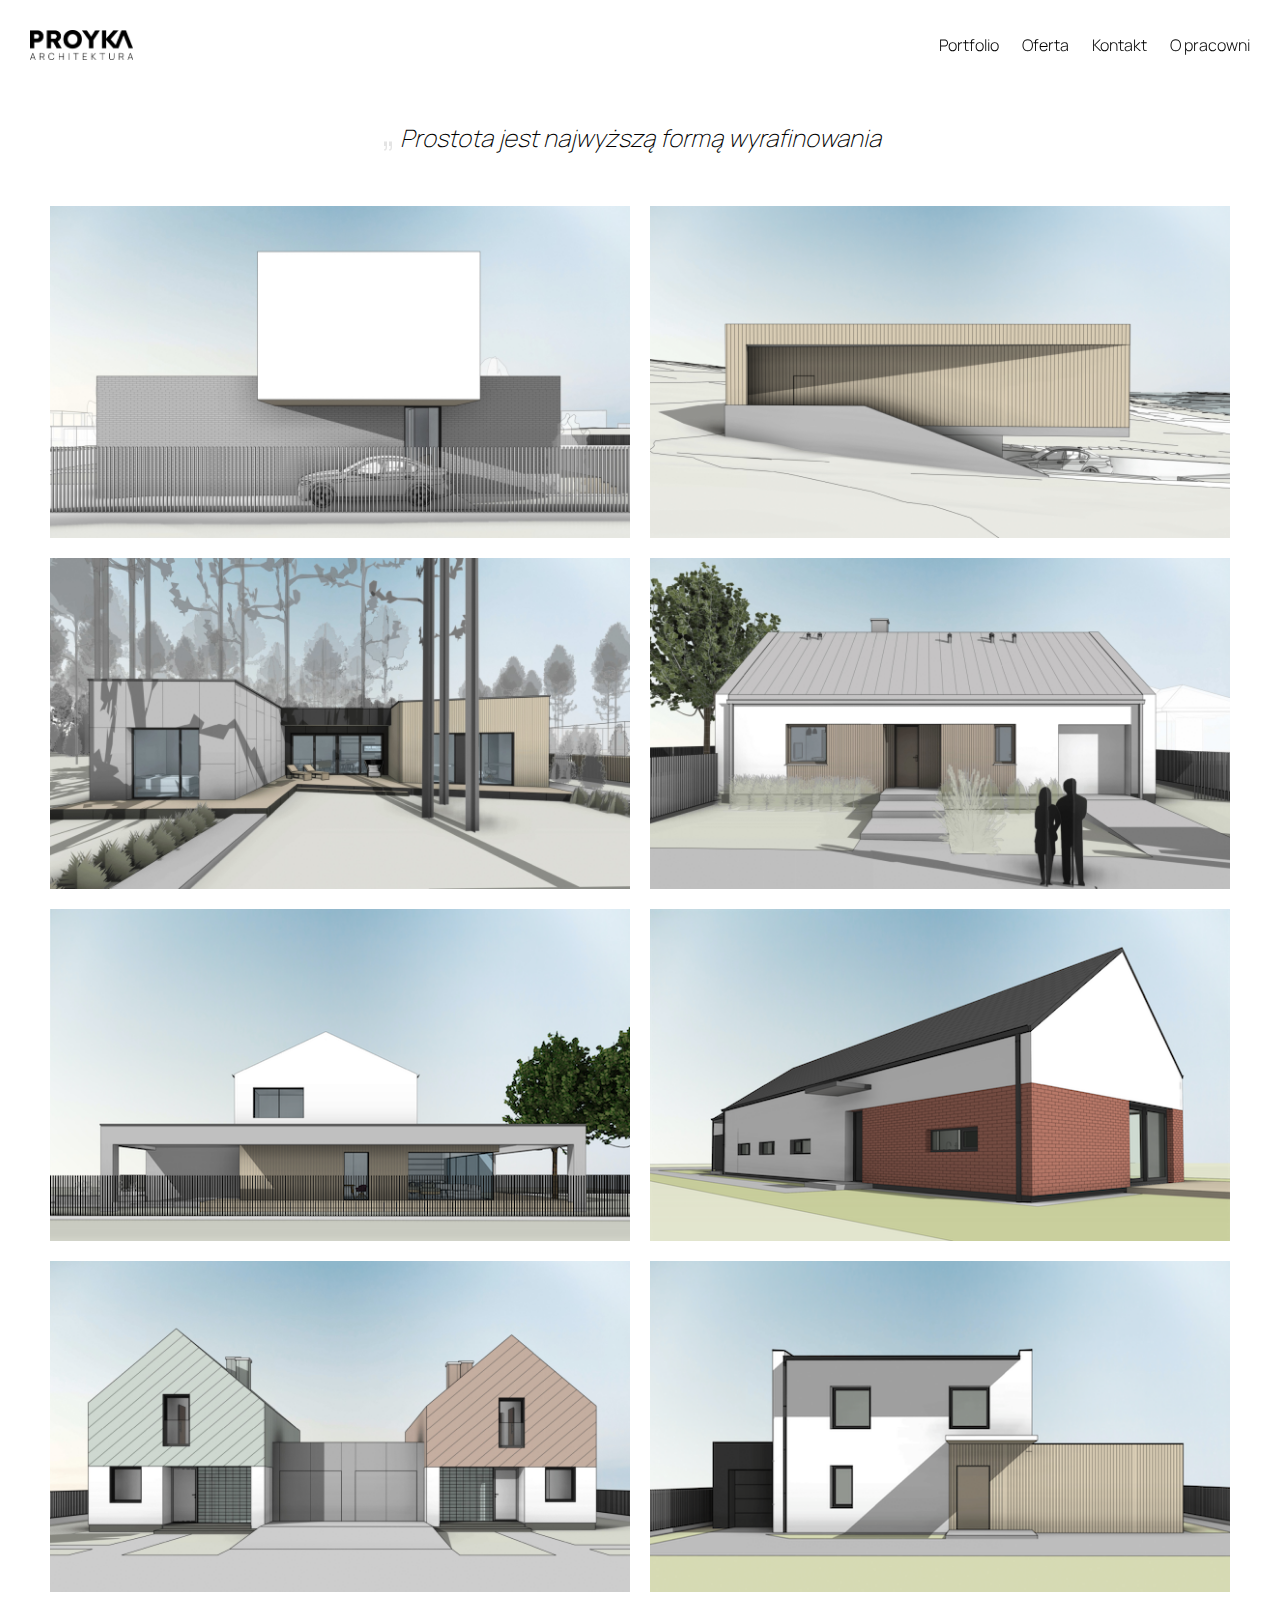
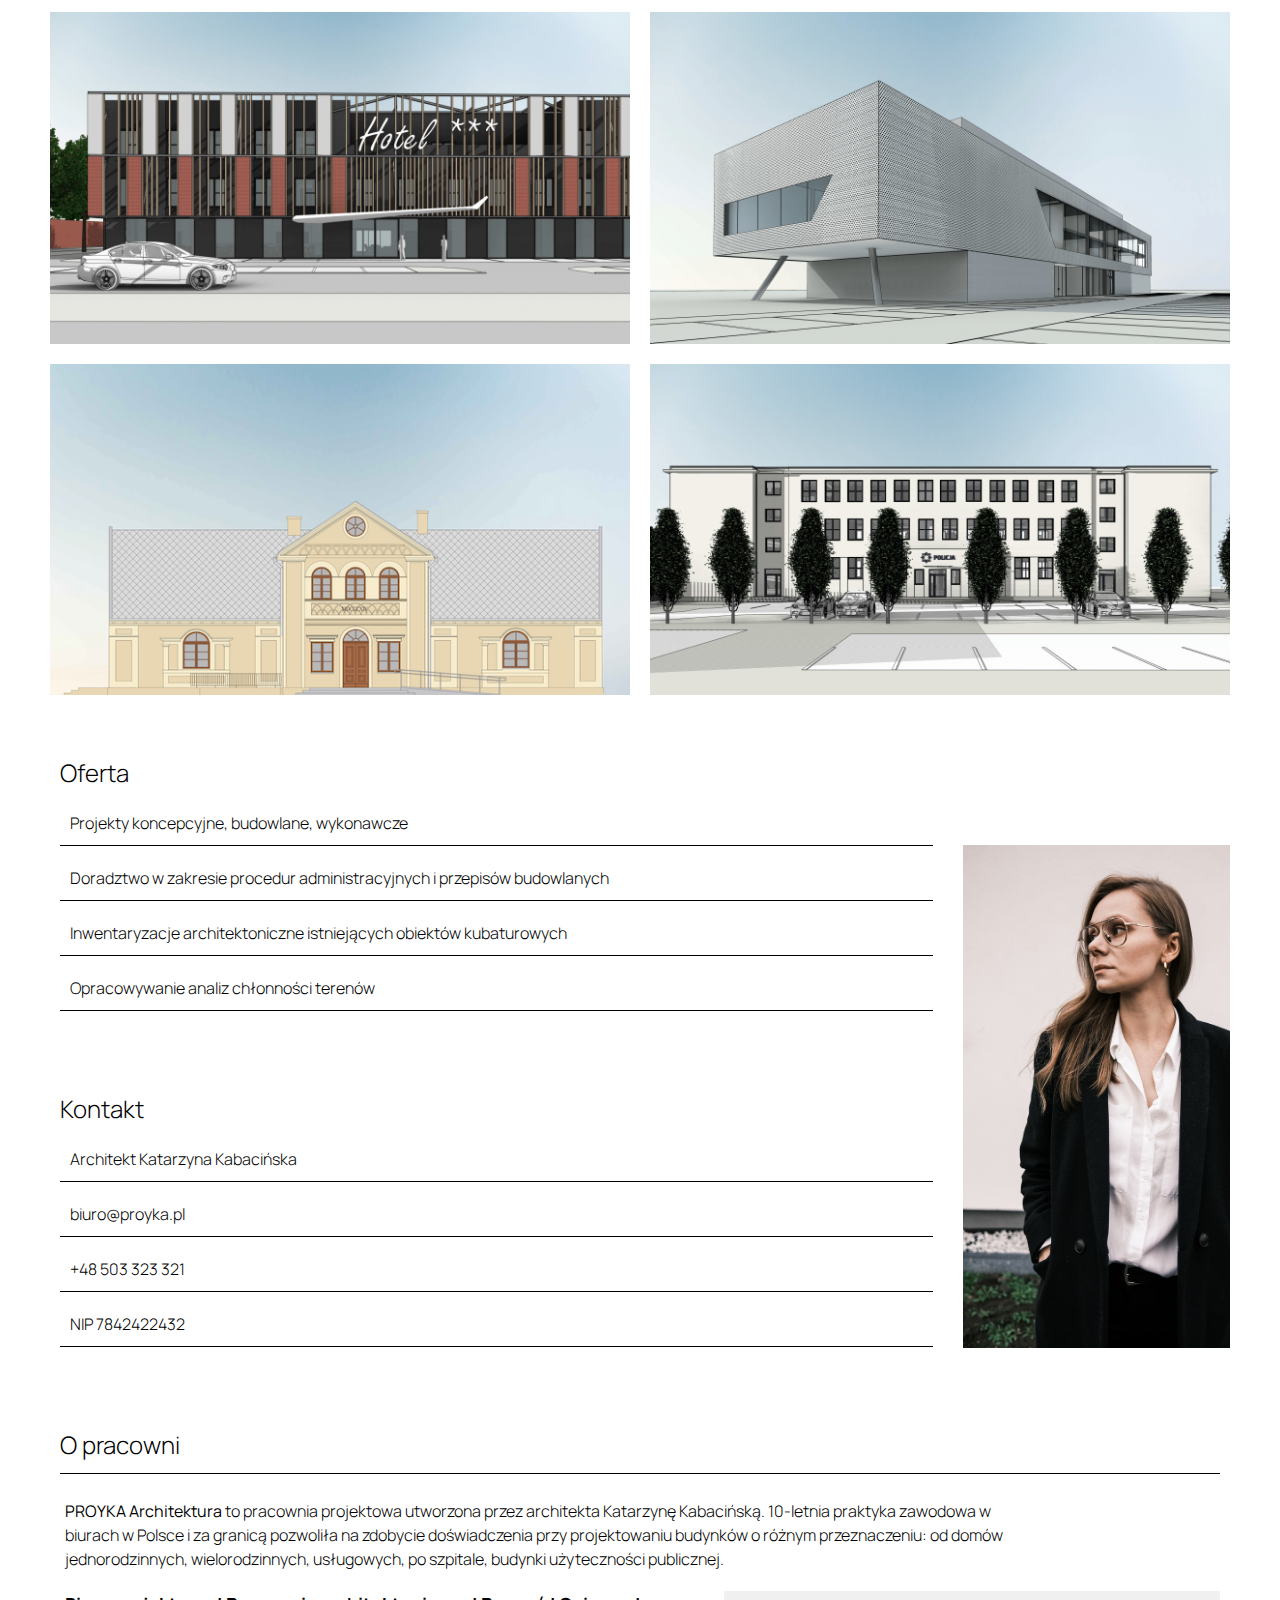
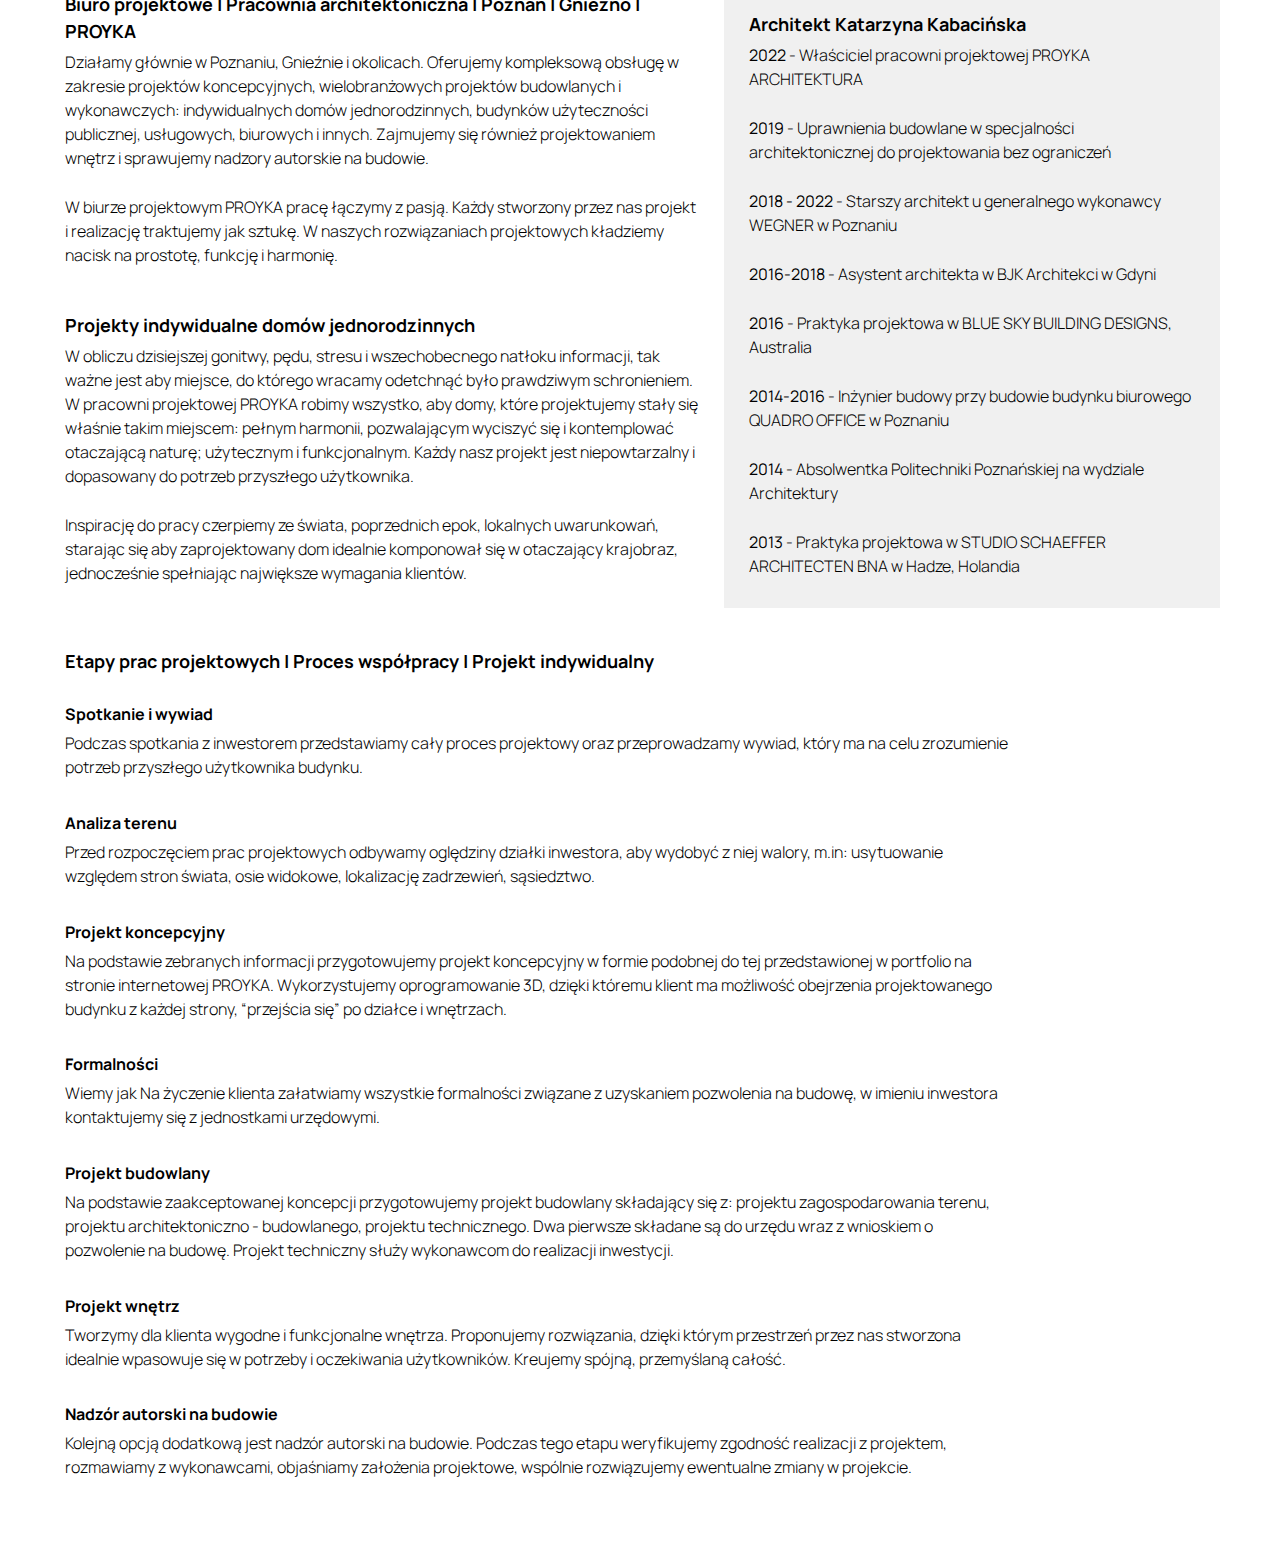
<file: index.html>
<!DOCTYPE html>
<html lang="pl">

<head>
    <meta charset="UTF-8">
    <meta http-equiv="X-UA-Compatible" content="IE=edge">
    <meta name="viewport" content="width=device-width, initial-scale=1.0">
    <link rel="stylesheet" href="reset.css" />
    <link rel="stylesheet" href="main.css?v=1.0.8" />
    <title>Biuro Projektowe | Pracownia architektoniczna | Poznań, Gniezno | PROYKA</title>
    <meta name="description" content="Biuro architektoniczne PROYKA oferuje kompleksową obsługę w zakresie
    pełnobranżowych projektów m.in. budynków mieszkalnych, usługowych, wnętrz, przebudów.
    " />
    <meta property="og:url" content="https://proyka.pl" />
    <meta property="og:type" content="website" />
    <meta property="og:title" content="PROYKA" />
    <meta property="og:description"
        content="Biuro architektoniczne oferujące nietuzinkowe projekty dla inwestorów indywidualnych oraz komercyjnych" />
    <meta property="og:image" content="https://proyka.pl/projects/lake/07.png" />

    <meta property="twitter:card" content="summary_large_image" />
    <meta property="twitter:domain" content="proyka.pl" />
    <meta property="twitter:url" content="https://proyka.pl" />
    <meta property="twitter:title" content="PROYKA" />
    <meta property="twitter:description"
        content="Biuro architektoniczne oferujące nietuzinkowe projekty dla inwestorów indywidualnych oraz komercyjnych" />
    <meta property="twitter:image" content="https://proyka.pl/projects/lake/07.png" />
    <script defer data-domain="proyka.pl" src="https://plausible.io/js/script.js"></script>
    <link rel="icon" type="image/png" href="favicon.png">
</head>

<body>
    <nav>
        <a href="index.html">
            <img src="logo-new-1x.png" srcset="logo-new-1x.png 1x, logo-new-2x.png 2x" alt="PROYKA" />
        </a>
        <div class="grow"></div>
        <ul>
            <li>
                <a href="#portfolio">Portfolio</a>
                <a href="#offer">Oferta</a>
                <a href="#contact">Kontakt</a>
                <a href="#about">O pracowni</a>
            </li>
        </ul>
    </nav>
    <div id="wrapper">
        <blockquote>
            <span>Prostota jest najwyższą formą wyrafinowania</span>
        </blockquote>
        <div id="portfolio">
            <div class="portfolio-row">
                <a href="wrzesinska.html">
                    <div class="portfolio-item">
                        <img src="projects/wrzesinska.png" alt="" />
                        <div class="overlay">
                            <div class="text">Dom na Wrzesińskiej</div>
                        </div>
                    </div>
                </a>
                <a href="lake.html">
                    <div class="portfolio-item">
                        <img src="projects/lake.png" alt="" />
                        <div class="overlay">
                            <div class="text">Lake House</div>
                        </div>
                    </div>
                </a>
            </div>
            <div class="portfolio-row">
                <a href="forest.html">
                    <div class="portfolio-item">
                        <img src="projects/forest.png" alt="" />
                        <div class="overlay">
                            <div class="text">Forest House</div>
                        </div>
                    </div>
                </a>
                <a href="przedmiescie.html">
                    <div class="portfolio-item">
                        <img src="projects/przedmiescie.png" alt="" />
                        <div class="overlay">
                            <div class="text">Dom na Przedmieściu</div>
                        </div>
                    </div>
                </a>
            </div>
            <div class="portfolio-row">
                <a href="mnichowo.html">
                    <div class="portfolio-item">
                        <img src="projects/mnichowo.png" alt="" />
                        <div class="overlay">
                            <div class="text">Dom rodzinny</div>
                        </div>
                    </div>
                </a>
                <a href="kobierzyce.html">
                    <div class="portfolio-item">
                        <img src="projects/kobierzyce.png" alt="" />
                        <div class="overlay">
                            <div class="text">Dom stodoła</div>
                        </div>
                    </div>
                </a>
            </div>

            <div class="portfolio-row">
                <a href="blaszaki.html">
                    <div class="portfolio-item">
                        <img src="projects/blaszaki.png" alt="" />
                        <div class="overlay">
                            <div class="text">Blaszaki</div>
                        </div>
                    </div>
                </a>
                <a href="kostka.html">
                    <div class="portfolio-item">
                        <img src="projects/kostka.png" alt="" />
                        <div class="overlay">
                            <div class="text">Rozbudowa kostki</div>
                        </div>
                    </div>
                </a>
            </div>
            <div class="portfolio-row">
                <a href="hotel.html">
                    <div class="portfolio-item">
                        <img src="projects/hotel.png" alt="" />
                        <div class="overlay">
                            <div class="text">Hotel przy lotnisku</div>
                        </div>
                    </div>
                </a>
                <a href="ptk.html">
                    <div class="portfolio-item">
                        <img src="projects/ptk.png" alt="" />
                        <div class="overlay">
                            <div class="text">Park technologii kosmicznych</div>
                        </div>
                    </div>
                </a>
            </div>
            <div class="portfolio-row">
                <a href="uniejow.html">
                    <div class="portfolio-item">
                        <img src="projects/uniejow.png" alt="" />
                        <div class="overlay">
                            <div class="text">Przebudowa dworku</div>
                        </div>
                    </div>
                </a>
                <a href="police.html">
                    <div class="portfolio-item">
                        <img src="projects/police.png" alt="" />
                        <div class="overlay">
                            <div class="text">Przebudowa komendy Policji</div>
                        </div>
                    </div>
                </a>
            </div>
        </div>
        <div class="flex">
            <div class="grow">
                <div class="section" id="offer">
                    <h2>Oferta</h2>
                    <ul>
                        <li>Projekty koncepcyjne, budowlane, wykonawcze</li>
                        <li>Doradztwo w zakresie procedur administracyjnych i przepisów budowlanych</li>
                        <li>Inwentaryzacje architektoniczne istniejących obiektów kubaturowych</li>
                        <li>Opracowywanie analiz chłonności terenów</li>
                    </ul>
                </div>
                <div class="section" id="contact">
                    <h2>Kontakt</h2>
                    <ul>
                        <li>Architekt Katarzyna Kabacińska</li>
                        <li>biuro@proyka.pl</li>
                        <li>+48 503 323 321</li>
                        <li>NIP 7842422432</li>
                    </ul>
                </div>
            </div>
            <div>
                <img src="profile.jpg" id="profile-img" />
            </div>
        </div>
        <div class="section" id="about" style="">
            <h2>O pracowni</h2>
            <p>
                <strong>PROYKA Architektura</strong> to pracownia projektowa utworzona przez architekta Katarzynę
                Kabacińską. 10-letnia praktyka zawodowa w biurach w Polsce i za granicą pozwoliła na zdobycie
                doświadczenia przy projektowaniu budynków o różnym przeznaczeniu: od domów jednorodzinnych,
                wielorodzinnych, usługowych, po szpitale, budynki użyteczności publicznej.
            </p>

            <div class="flex gap">
                <div class="grow" style="margin-bottom: 40px;">
                    <h4>
                        Biuro projektowe | Pracownia architektoniczna | Poznań | Gniezno | PROYKA
                    </h4>

                    <p>Działamy głównie w Poznaniu, Gnieźnie i okolicach. Oferujemy kompleksową obsługę w zakresie
                        projektów koncepcyjnych, wielobranżowych projektów budowlanych i wykonawczych: indywidualnych
                        domów jednorodzinnych, budynków użyteczności publicznej, usługowych, biurowych i innych.
                        Zajmujemy się również projektowaniem wnętrz i sprawujemy nadzory autorskie na budowie.</p>

                    <p>W biurze projektowym PROYKA pracę łączymy z pasją. Każdy stworzony przez nas projekt i realizację
                        traktujemy jak sztukę. W naszych rozwiązaniach projektowych kładziemy nacisk na prostotę,
                        funkcję i harmonię. </p>

                    <p></p>

                    <h4>
                        Projekty indywidualne domów jednorodzinnych

                    </h4>

                    <p>
                        W obliczu dzisiejszej gonitwy, pędu, stresu i wszechobecnego natłoku informacji, tak ważne jest
                        aby miejsce, do którego wracamy odetchnąć było prawdziwym schronieniem.
                        W pracowni projektowej PROYKA robimy wszystko, aby domy, które projektujemy stały się właśnie
                        takim miejscem: pełnym harmonii, pozwalającym wyciszyć się i kontemplować otaczającą naturę;
                        użytecznym i funkcjonalnym.
                        Każdy nasz projekt jest niepowtarzalny i dopasowany do potrzeb przyszłego użytkownika.

                    </p>

                    <p>
                        Inspirację do pracy czerpiemy ze świata, poprzednich epok, lokalnych uwarunkowań, starając się
                        aby zaprojektowany dom idealnie komponował się w otaczający krajobraz, jednocześnie spełniając
                        największe wymagania klientów.


                    </p>
                </div>
                <div class="grow" style="min-width: 400px;">
                    <div
                        style="padding: 20px 20px 10px; margin-bottom: 40px; background-color: #f0f0f0; text-align: left;">
                        <h4>Architekt Katarzyna Kabacińska
                        </h4>
                        <p>
                            <strong>2022</strong> - Właściciel pracowni projektowej PROYKA ARCHITEKTURA
                        </p>
                        <p>
                            <strong>2019</strong> - Uprawnienia budowlane w specjalności architektonicznej do
                            projektowania
                            bez
                            ograniczeń
                        </p>
                        <p>
                            <strong>2018 - 2022</strong> - Starszy architekt u generalnego wykonawcy WEGNER w Poznaniu
                        </p>
                        <p>
                            <strong>2016-2018</strong> - Asystent architekta w BJK Architekci w Gdyni
                        </p>
                        <p>
                            <strong>2016</strong> - Praktyka projektowa w BLUE SKY BUILDING DESIGNS, Australia
                        </p>
                        <p>
                            <strong>2014-2016</strong> - Inżynier budowy przy budowie budynku biurowego QUADRO OFFICE w
                            Poznaniu
                        </p>
                        <p>
                            <strong>2014</strong> - Absolwentka Politechniki Poznańskiej na wydziale Architektury
                        </p>
                        <p>
                            <strong>2013</strong> - Praktyka projektowa w STUDIO SCHAEFFER ARCHITECTEN BNA w Hadze,
                            Holandia
                        </p>
                    </div>
                </div>
            </div>


            <div>
                <h4>
                    Etapy prac projektowych | Proces współpracy | Projekt indywidualny
                </h4>
                <h5>Spotkanie i wywiad
                </h5>
                <p>

                    Podczas spotkania z inwestorem przedstawiamy cały proces projektowy oraz przeprowadzamy wywiad,
                    który ma na celu zrozumienie potrzeb przyszłego użytkownika budynku.
                </p>
                <h5>Analiza terenu</h5>
                <p>

                    Przed rozpoczęciem prac projektowych odbywamy oględziny działki inwestora, aby wydobyć z niej
                    walory, m.in: usytuowanie względem stron świata, osie widokowe, lokalizację zadrzewień,
                    sąsiedztwo.
                </p>
                <h5> Projekt koncepcyjny</h5>
                <p>

                    Na podstawie zebranych informacji przygotowujemy projekt koncepcyjny w formie podobnej do tej
                    przedstawionej w portfolio na stronie internetowej PROYKA.
                    Wykorzystujemy oprogramowanie 3D, dzięki któremu klient ma możliwość obejrzenia projektowanego
                    budynku z każdej strony, “przejścia się” po działce i wnętrzach.

                </p>
                <h5>Formalności</h5>
                <p>

                    Wiemy jak Na życzenie klienta załatwiamy wszystkie formalności związane z uzyskaniem pozwolenia
                    na
                    budowę, w imieniu inwestora kontaktujemy się z jednostkami urzędowymi.


                </p>
                <h5> Projekt budowlany </h5>
                <p>

                    Na podstawie zaakceptowanej koncepcji przygotowujemy projekt budowlany składający się z:
                    projektu
                    zagospodarowania terenu, projektu architektoniczno - budowlanego, projektu technicznego. Dwa
                    pierwsze składane są do urzędu wraz z wnioskiem o pozwolenie na budowę. Projekt techniczny służy
                    wykonawcom do realizacji inwestycji.

                </p>
                <h5>Projekt wnętrz</h5>
                <p>

                    Tworzymy dla klienta wygodne i funkcjonalne wnętrza. Proponujemy rozwiązania, dzięki którym
                    przestrzeń przez nas stworzona idealnie wpasowuje się w potrzeby i oczekiwania użytkowników.
                    Kreujemy spójną, przemyślaną całość.

                </p>
                <h5>Nadzór autorski na budowie</h5>
                <p>

                    Kolejną opcją dodatkową jest nadzór autorski na budowie. Podczas tego etapu weryfikujemy
                    zgodność realizacji z projektem, rozmawiamy z wykonawcami, objaśniamy założenia projektowe,
                    wspólnie rozwiązujemy ewentualne zmiany w projekcie.
                </p>
            </div>


        </div>
    </div>
</body>

</html>
</file>
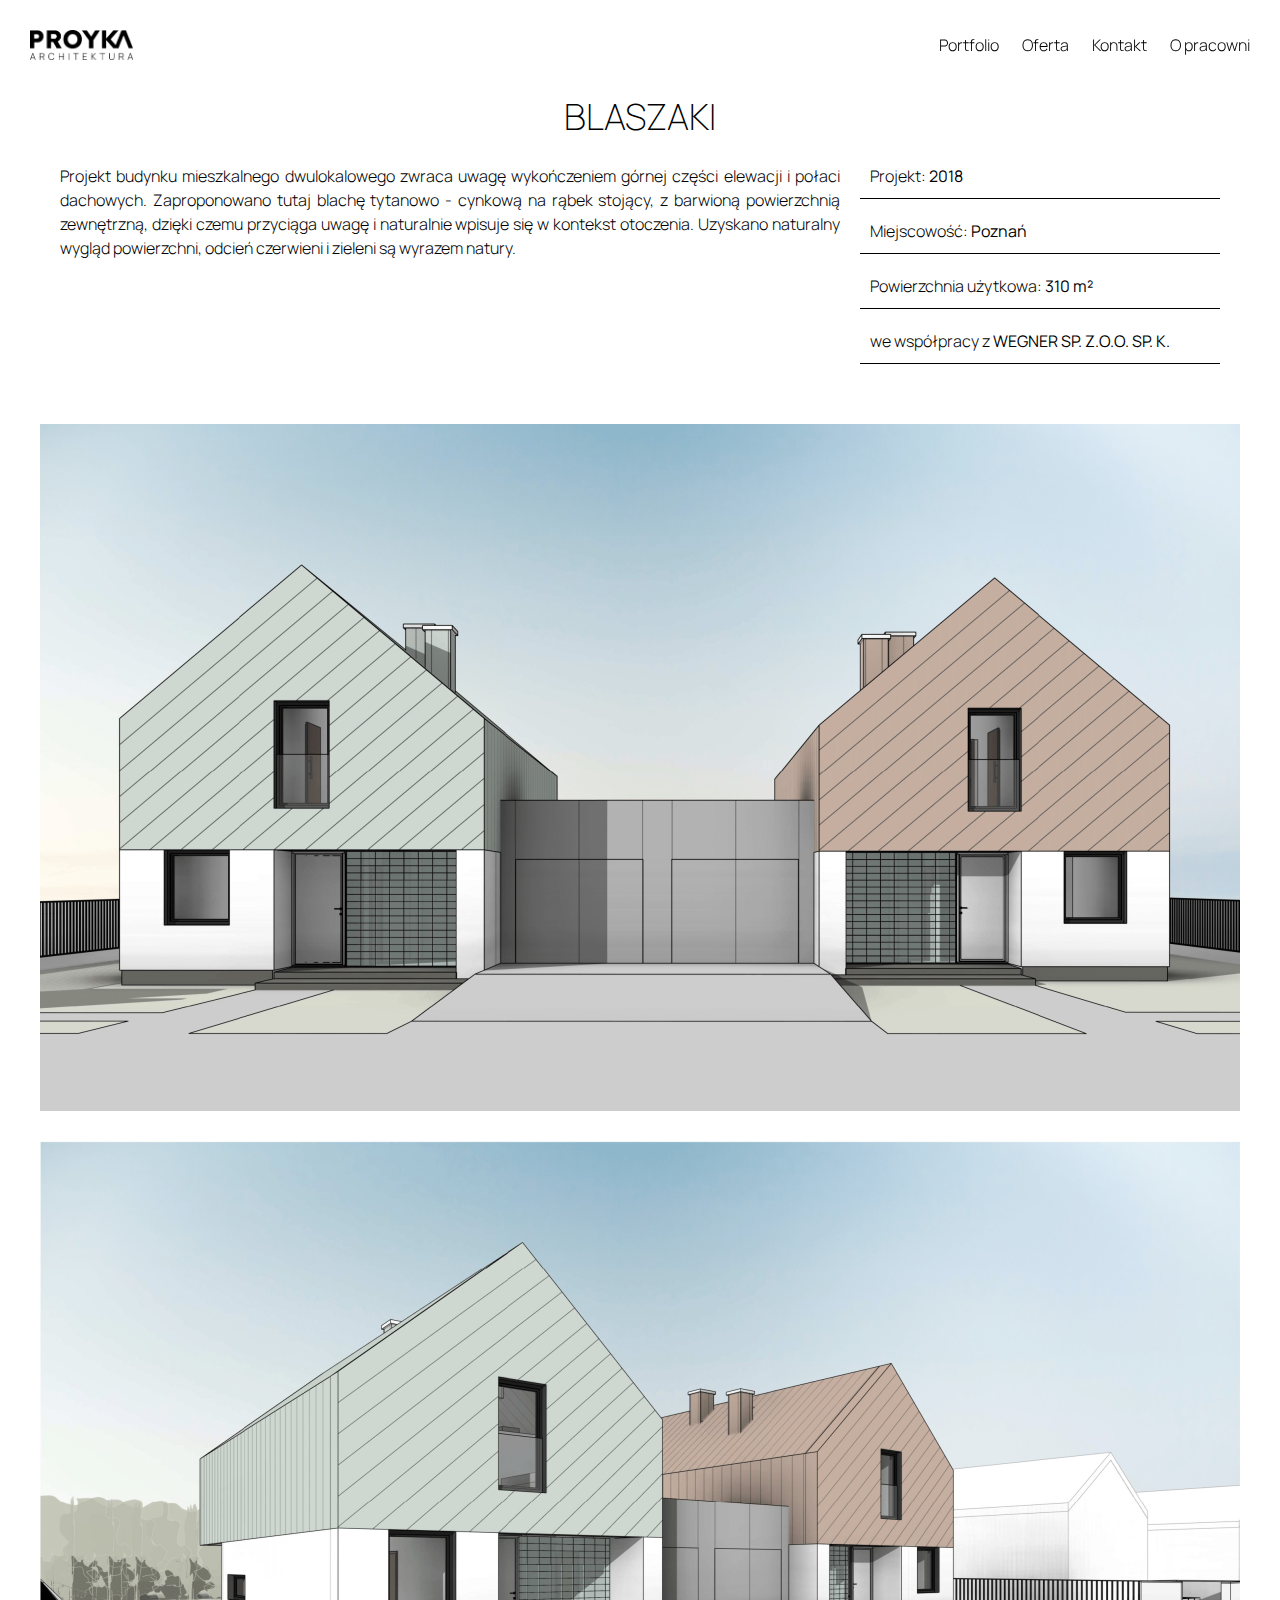
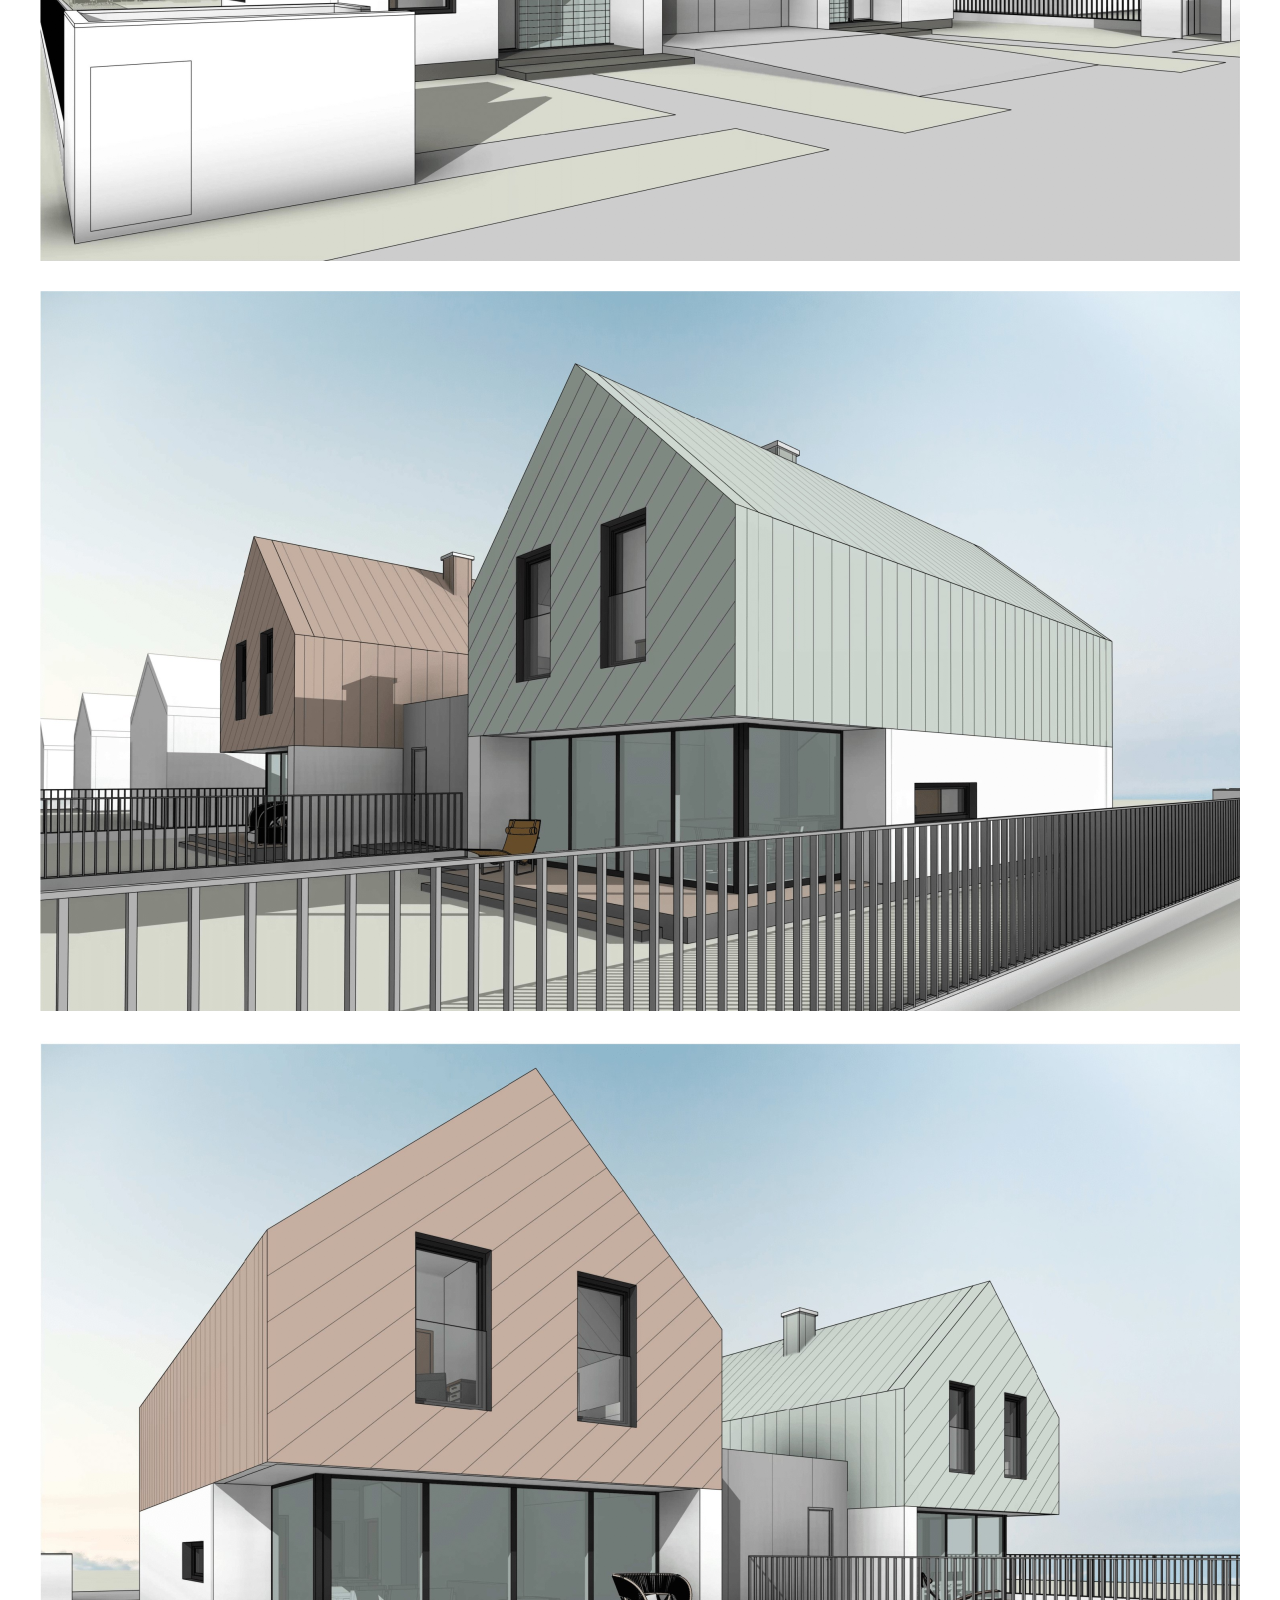
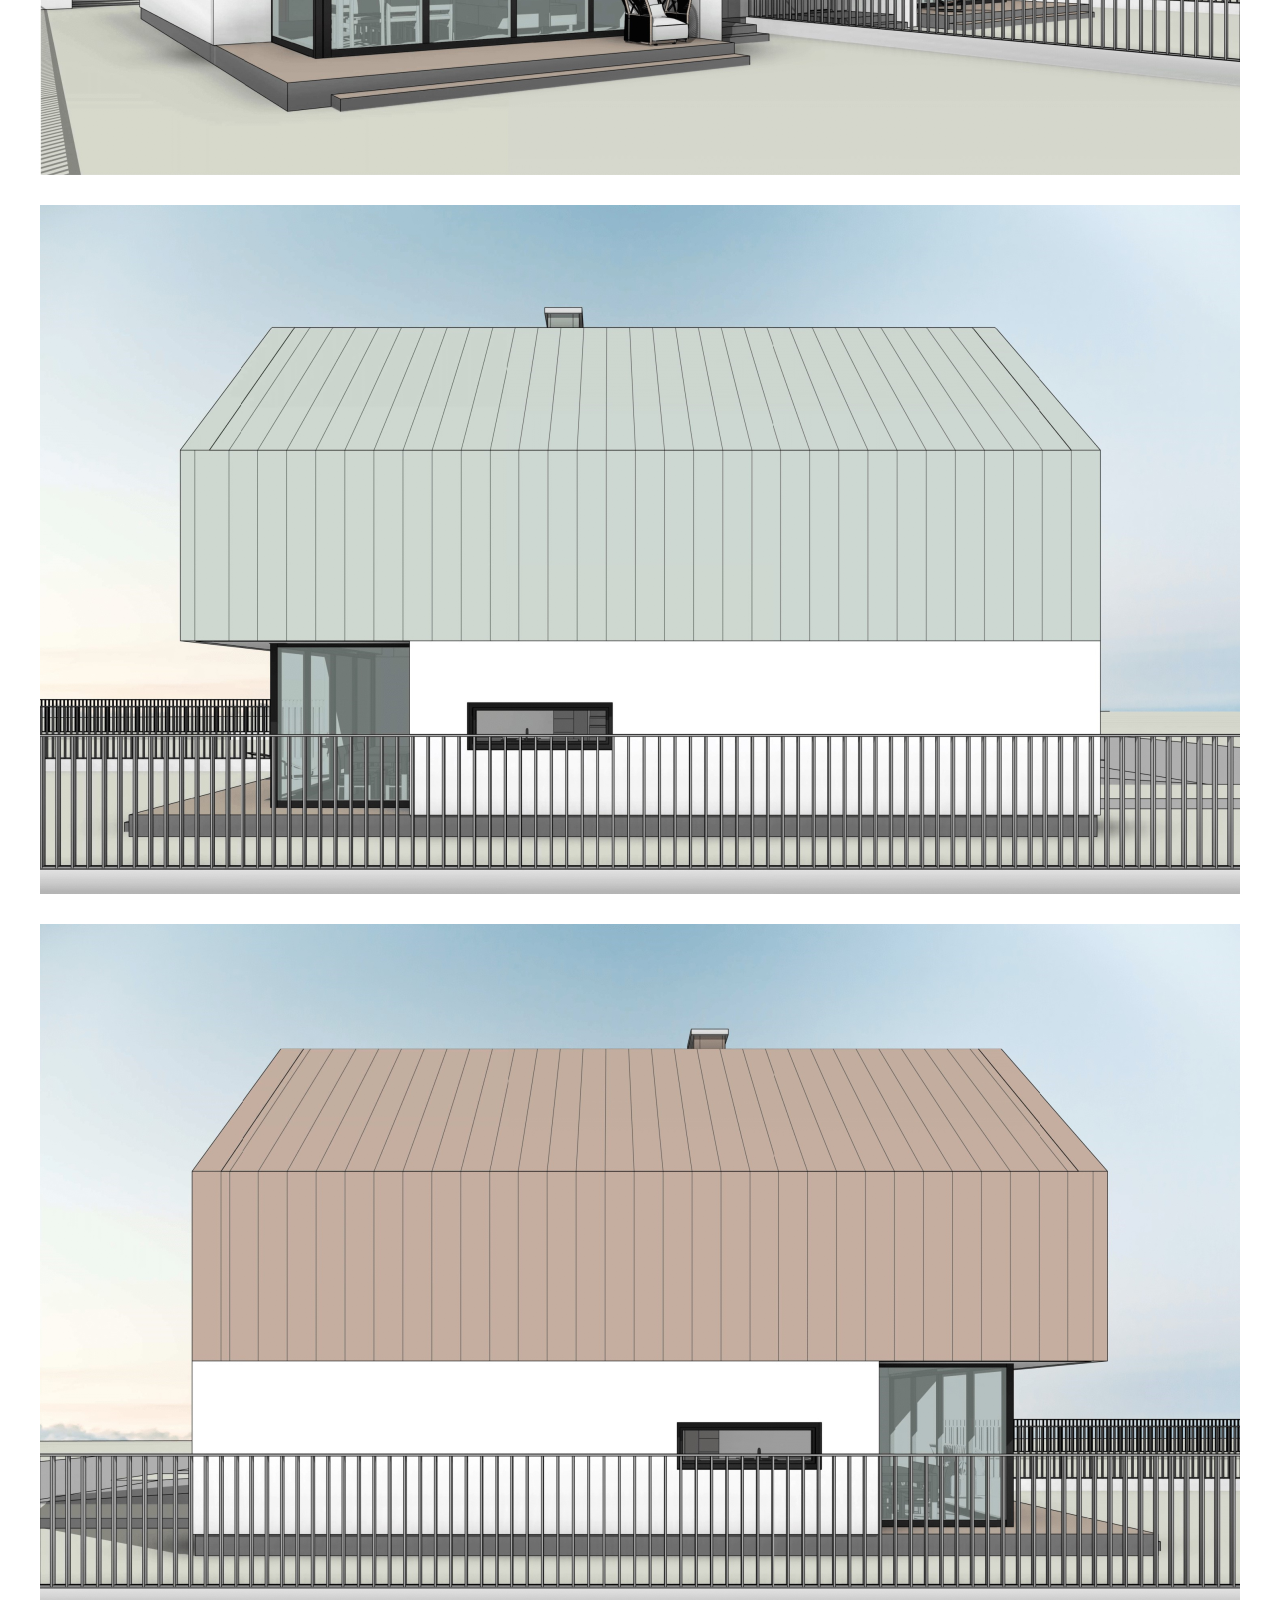
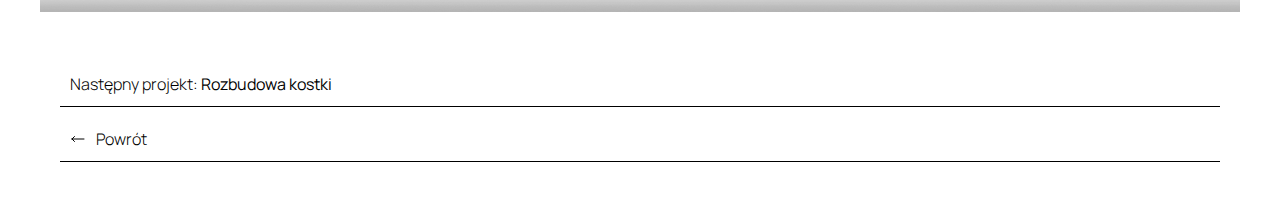
<file: blaszaki.html>
<!DOCTYPE html>
<html lang="pl">

<head>
    <meta charset="UTF-8">
    <meta http-equiv="X-UA-Compatible" content="IE=edge">
    <meta name="viewport" content="width=device-width, initial-scale=1.0">
    <link rel="stylesheet" href="reset.css" />
    <link rel="stylesheet" href="main.css?v=1.0.8" />
    <title>Blaszaki - Biuro Projektowe | Pracownia architektoniczna | Poznań, Gniezno | PROYKA</title>
    <meta name="description" content="Biuro architektoniczne PROYKA oferuje kompleksową obsługę w zakresie
    pełnobranżowych projektów m.in. budynków mieszkalnych, usługowych, wnętrz, przebudów.
    " />

    <meta property="og:url" content="https://proyka.pl" />
    <meta property="og:type" content="website" />
    <meta property="og:title" content="PROYKA - Blaszaki" />
    <meta property="og:description"
        content="Biuro architektoniczne oferujące nietuzinkowe projekty dla inwestorów indywidualnych oraz komercyjnych" />
    <meta property="og:image" content="https://proyka.pl/projects/blaszaki.png" />

    <meta property="twitter:card" content="summary_large_image" />
    <meta property="twitter:domain" content="proyka.pl" />
    <meta property="twitter:url" content="https://proyka.pl" />
    <meta property="twitter:title" content="PROYKA - Blaszaki" />
    <meta property="twitter:description"
        content="Biuro architektoniczne oferujące nietuzinkowe projekty dla inwestorów indywidualnych oraz komercyjnych" />
    <meta property="twitter:image" content="https://proyka.pl/projects/blaszaki.png" />
    <script defer data-domain="proyka.pl" src="https://plausible.io/js/script.js"></script>
    <link rel="icon" type="image/png" href="favicon.png">
</head>

<body>
    <nav>
        <a href="index.html">
            <img src="logo-new-1x.png" srcset="logo-new-1x.png 1x, logo-new-2x.png 2x" alt="PROYKA" />
        </a>
        <div class="grow"></div>
        <ul>
            <li>
                <a href="index.html#portfolio">Portfolio</a>
                <a href="index.html#offer">Oferta</a>
                <a href="index.html#contact">Kontakt</a>
                <a href="index.html#about">O pracowni</a>
            </li>
        </ul>
    </nav>
    <div id="wrapper">
        <div class="section">
            <h3>Blaszaki</h3>



            <div class="flex gap">
                <div class="grow description">
                    <p>
                        Projekt budynku mieszkalnego dwulokalowego zwraca uwagę wykończeniem górnej części elewacji i
                        połaci dachowych. Zaproponowano tutaj blachę tytanowo - cynkową na rąbek stojący, z barwioną
                        powierzchnią zewnętrzną, dzięki czemu przyciąga uwagę i naturalnie wpisuje się w kontekst
                        otoczenia. Uzyskano naturalny wygląd powierzchni, odcień czerwieni i zieleni są wyrazem natury.

                    </p>

                </div>
                <div style="min-width: 360px;">
                    <ul>
                        <li>Projekt: <strong>2018</strong></li>
                        <li>Miejscowość: <strong>Poznań</strong></li>
                        <li>Powierzchnia użytkowa: <strong>310 m²</strong></li>
                        <li>we współpracy z <strong>WEGNER SP. Z.O.O. SP. K.</strong></li>
                    </ul>
                </div>
            </div>





        </div>
        <div id="project">
            <img src="projects/blaszaki/01.png" loading="lazy" />
            <img src="projects/blaszaki/02.png" loading="lazy" />
            <img src="projects/blaszaki/03.png" loading="lazy" />
            <img src="projects/blaszaki/04.png" loading="lazy" />
            <img src="projects/blaszaki/05.png" loading="lazy" />
            <img src="projects/blaszaki/06.png" loading="lazy" />
        </div>
        <div class="section">
            <ul>
                <li>
                    <a href="kostka.html">
                        Następny projekt:&nbsp;<strong>Rozbudowa kostki</strong>
                    </a>
                </li>
                <li>
                    <a href="index.html">
                        <svg xmlns="http://www.w3.org/2000/svg" fill="none" viewBox="0 0 24 24" stroke-width="1.5"
                            stroke="currentColor" style="width: 16px; height: 16px;">
                            <path stroke-linecap="round" stroke-linejoin="round"
                                d="M6.75 15.75L3 12m0 0l3.75-3.75M3 12h18" />
                        </svg>

                        Powrót
                    </a>
                </li>
            </ul>
        </div>
    </div>
</body>

</html>
</file>
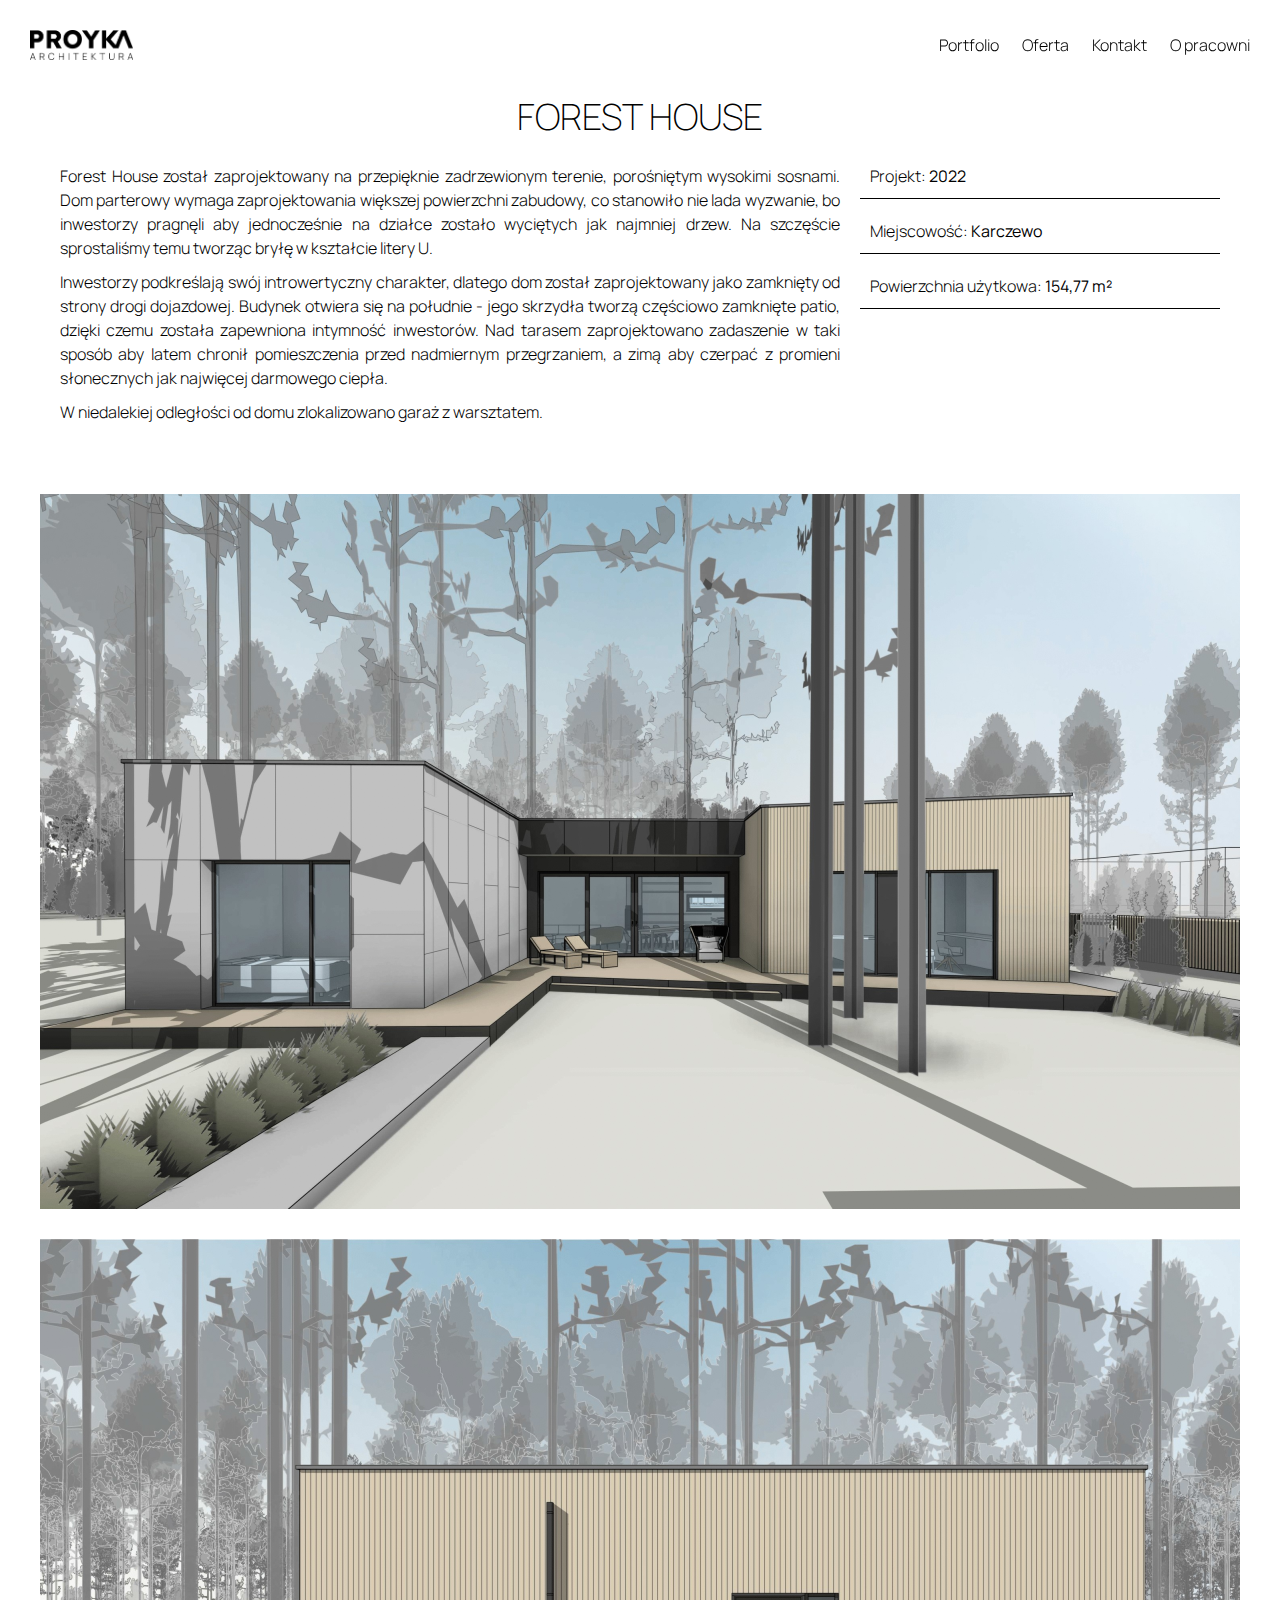
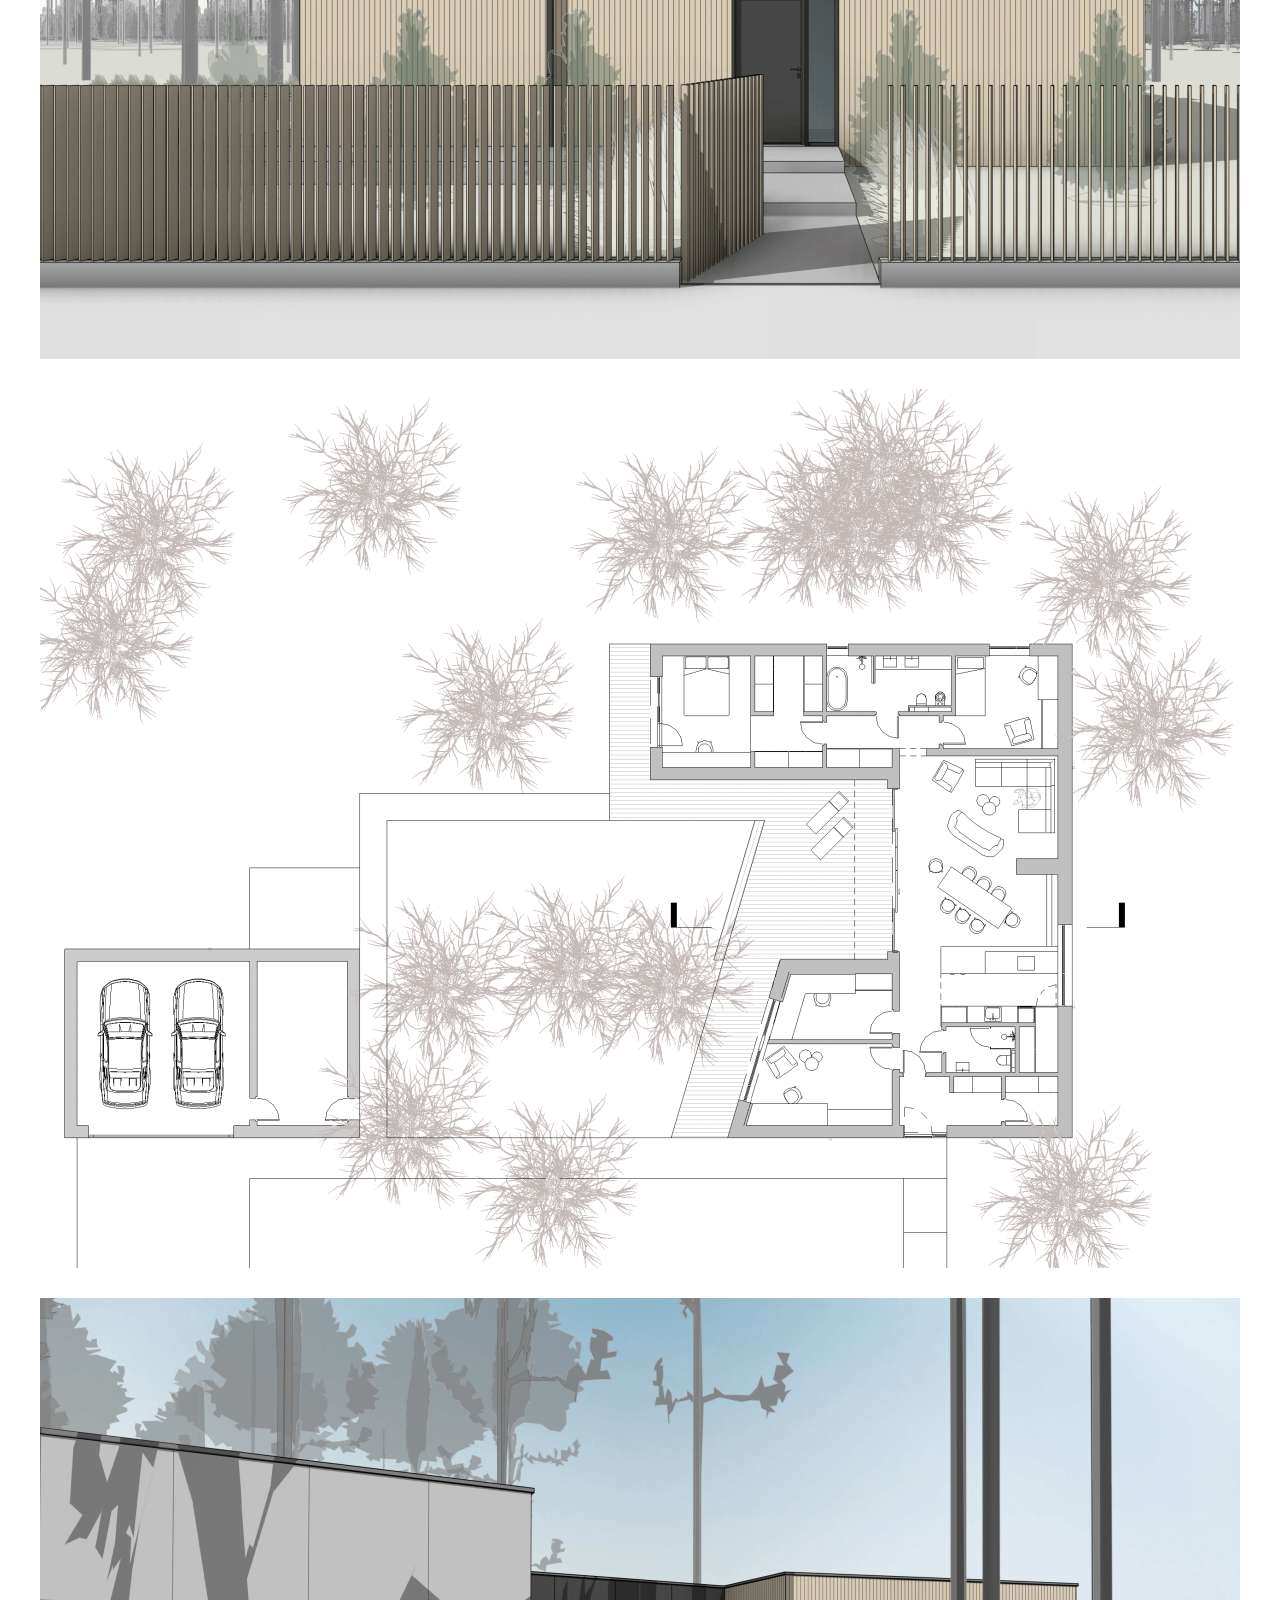
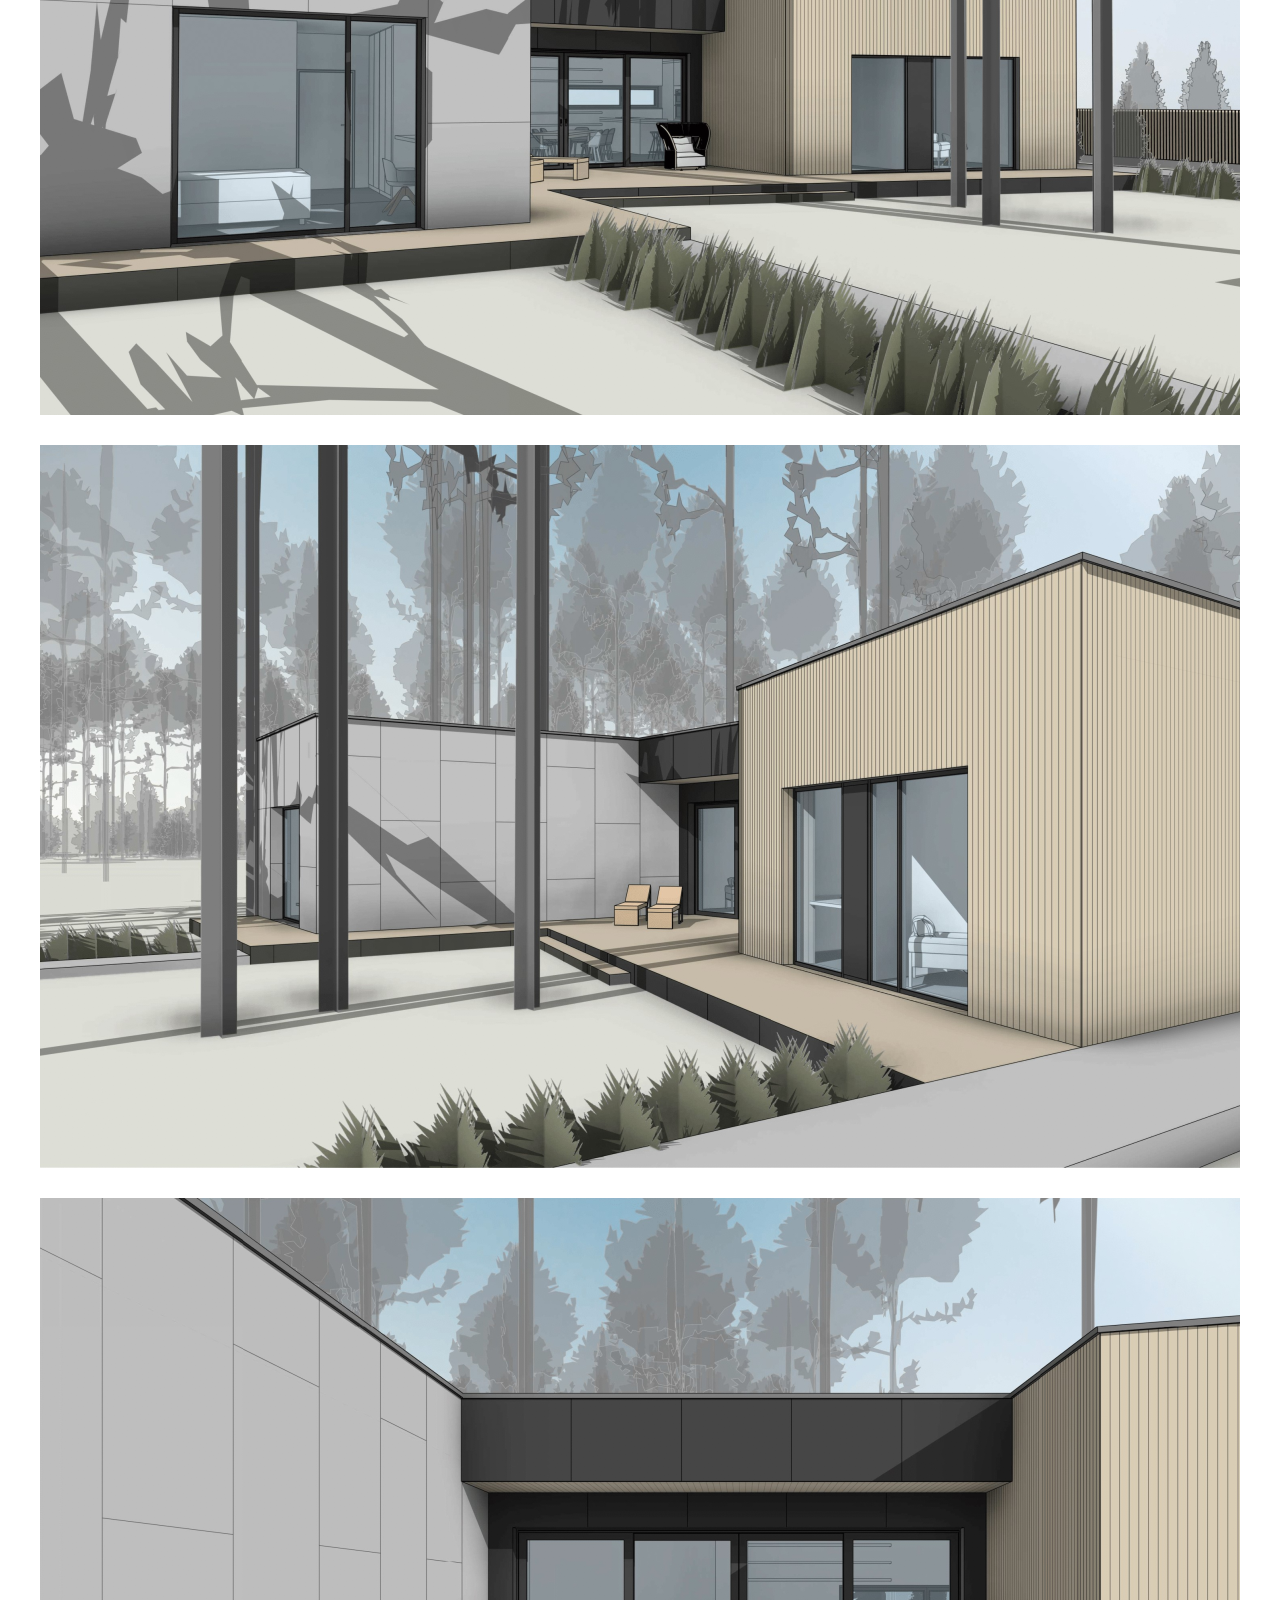
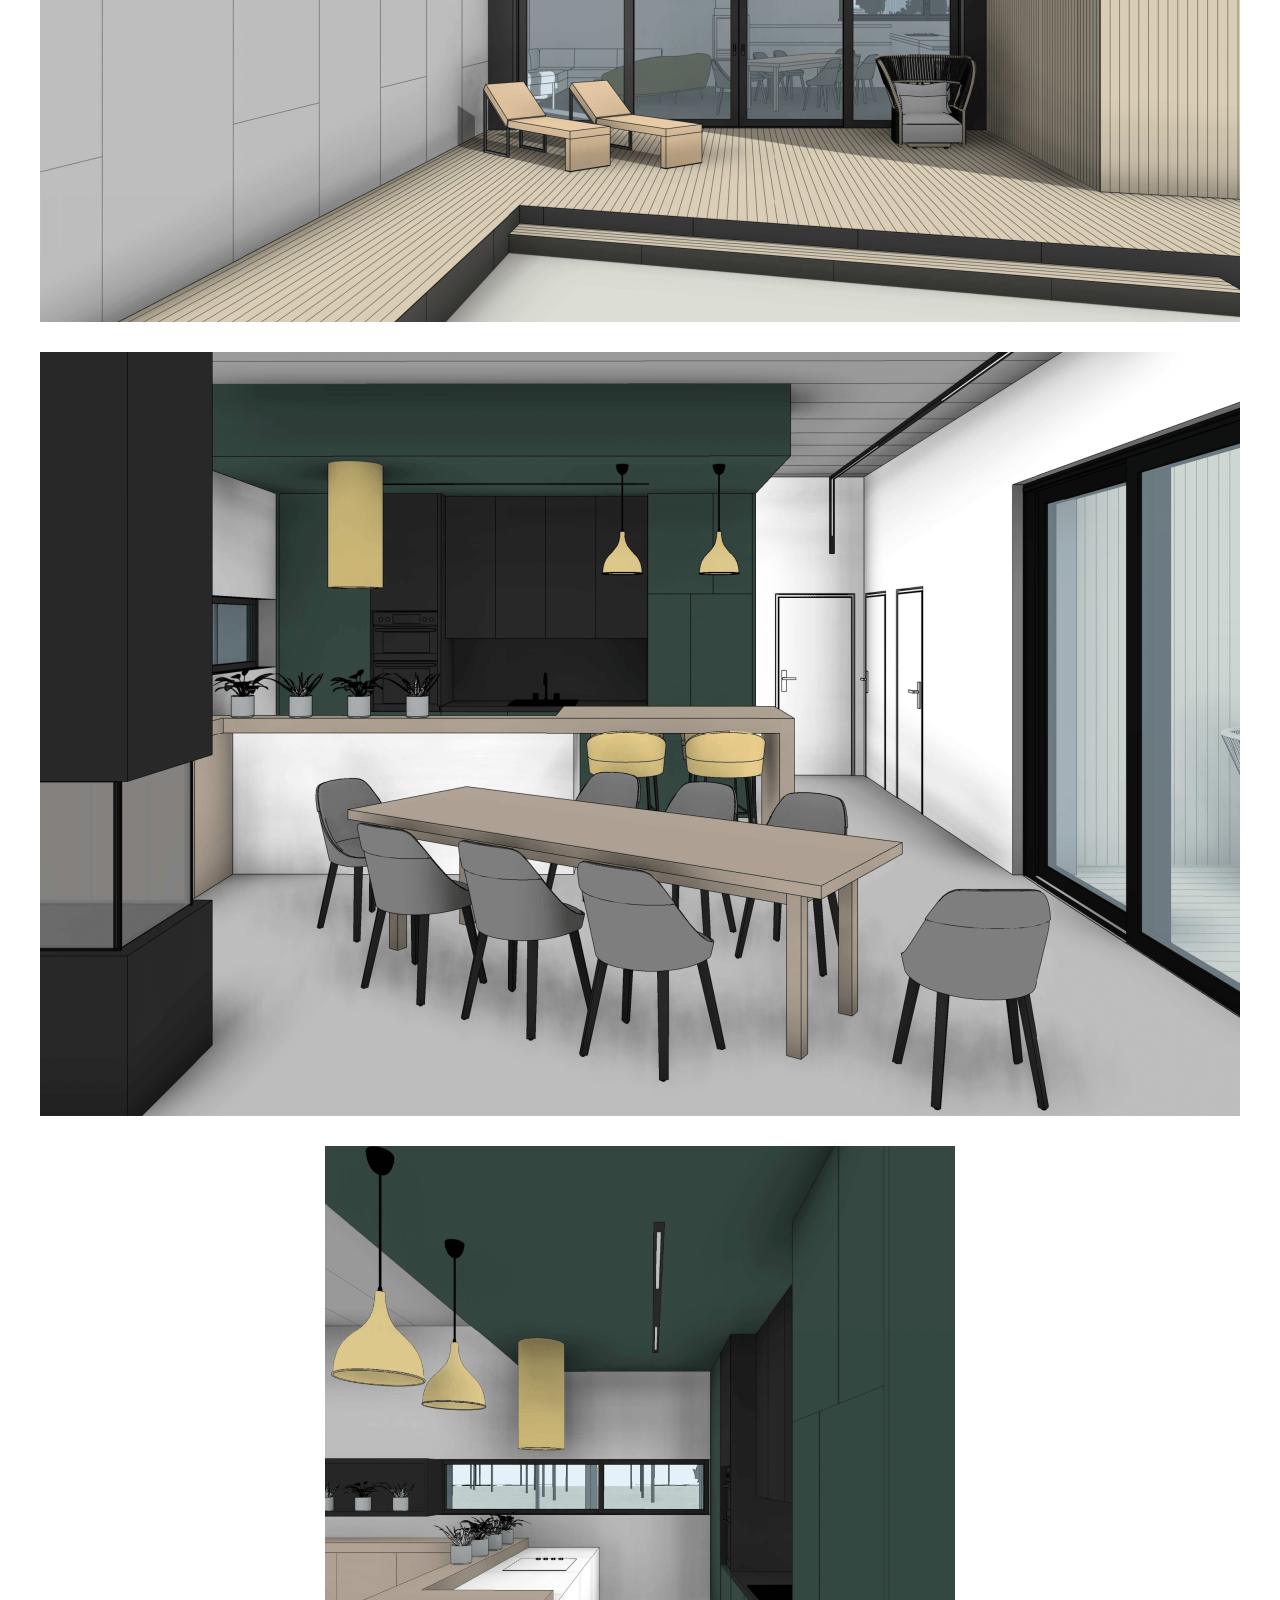
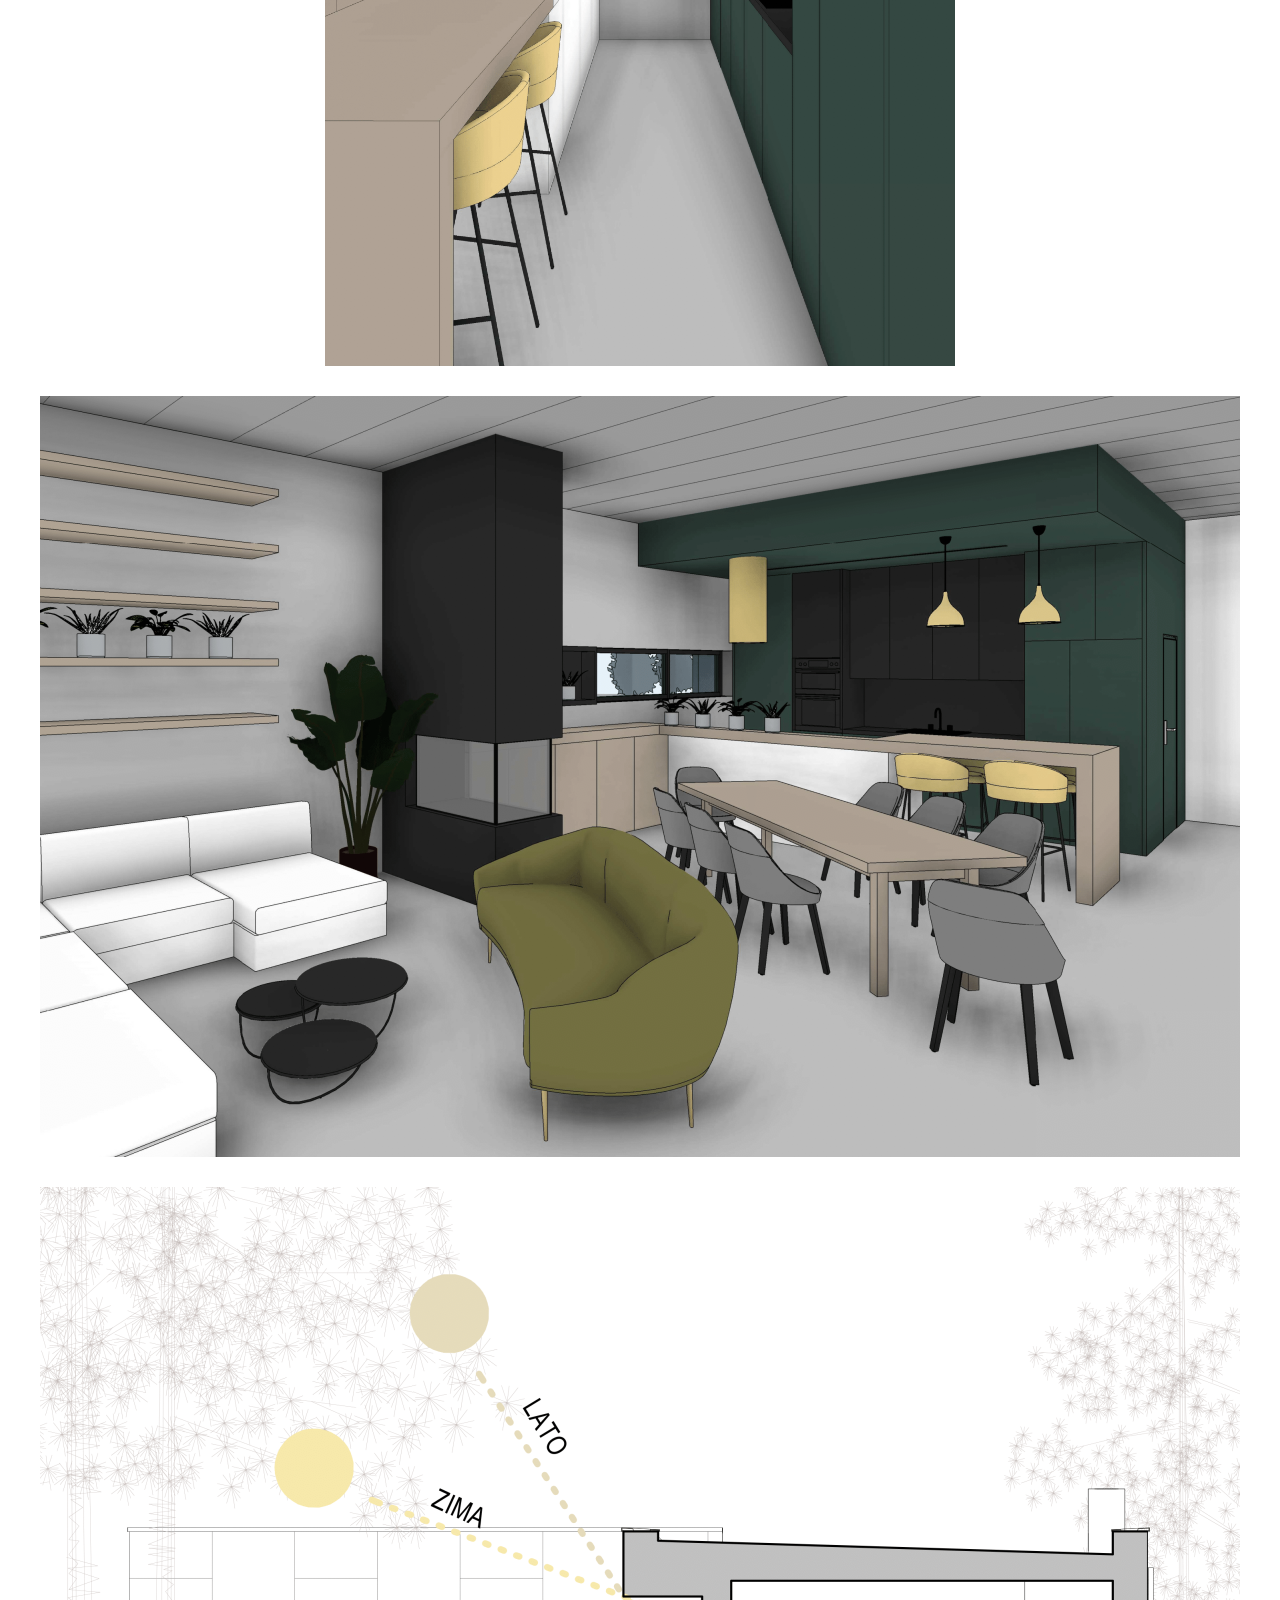
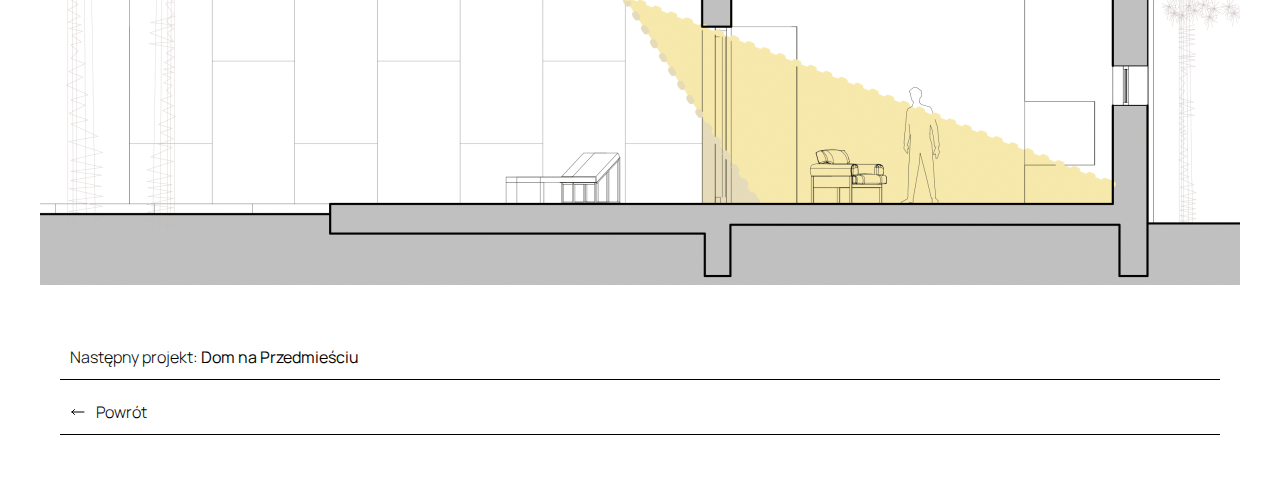
<file: forest.html>
<!DOCTYPE html>
<html lang="pl">

<head>
    <meta charset="UTF-8">
    <meta http-equiv="X-UA-Compatible" content="IE=edge">
    <meta name="viewport" content="width=device-width, initial-scale=1.0">
    <link rel="stylesheet" href="reset.css" />
    <link rel="stylesheet" href="main.css?v=1.0.8" />
    <title>Forest House - Biuro Projektowe | Pracownia architektoniczna | Poznań, Gniezno | PROYKA</title>
    <meta name="description" content="Biuro architektoniczne PROYKA oferuje kompleksową obsługę w zakresie
    pełnobranżowych projektów m.in. budynków mieszkalnych, usługowych, wnętrz, przebudów.
    " />

    <meta property="og:url" content="https://proyka.pl" />
    <meta property="og:type" content="website" />
    <meta property="og:title" content="PROYKA - Forest House" />
    <meta property="og:description"
        content="Biuro architektoniczne oferujące nietuzinkowe projekty dla inwestorów indywidualnych oraz komercyjnych" />
    <meta property="og:image" content="https://proyka.pl/projects/forest.png" />

    <meta property="twitter:card" content="summary_large_image" />
    <meta property="twitter:domain" content="proyka.pl" />
    <meta property="twitter:url" content="https://proyka.pl" />
    <meta property="twitter:title" content="PROYKA - Forest House" />
    <meta property="twitter:description"
        content="Biuro architektoniczne oferujące nietuzinkowe projekty dla inwestorów indywidualnych oraz komercyjnych" />
    <meta property="twitter:image" content="https://proyka.pl/projects/forest.png" />
    <script defer data-domain="proyka.pl" src="https://plausible.io/js/script.js"></script>
    <link rel="icon" type="image/png" href="favicon.png">
</head>

<body>
    <nav>
        <a href="index.html">
            <img src="logo-new-1x.png" srcset="logo-new-1x.png 1x, logo-new-2x.png 2x" alt="PROYKA" />
        </a>
        <div class="grow"></div>
        <ul>
            <li>
                <a href="index.html#portfolio">Portfolio</a>
                <a href="index.html#offer">Oferta</a>
                <a href="index.html#contact">Kontakt</a>
                <a href="index.html#about">O pracowni</a>
            </li>
        </ul>
    </nav>
    <div id="wrapper">
        <div class="section">
            <h3>Forest House</h3>



            <div class="flex gap">
                <div class="grow description">
                    <p>
                        Forest House został zaprojektowany na przepięknie zadrzewionym terenie, porośniętym wysokimi
                        sosnami. Dom parterowy wymaga zaprojektowania większej powierzchni zabudowy, co stanowiło nie
                        lada wyzwanie, bo inwestorzy pragnęli aby jednocześnie na działce zostało wyciętych jak najmniej
                        drzew. Na szczęście sprostaliśmy temu tworząc bryłę w kształcie litery U.

                    </p>
                    <p>
                        Inwestorzy podkreślają swój introwertyczny charakter, dlatego dom został zaprojektowany jako
                        zamknięty od strony drogi dojazdowej. Budynek otwiera się na południe - jego skrzydła tworzą
                        częściowo zamknięte patio, dzięki czemu została zapewniona intymność inwestorów. Nad tarasem
                        zaprojektowano zadaszenie w taki sposób aby latem chronił pomieszczenia przed nadmiernym
                        przegrzaniem, a zimą aby czerpać z promieni słonecznych jak najwięcej darmowego ciepła.

                    </p>
                    <p>
                        W niedalekiej odległości od domu zlokalizowano garaż z warsztatem.

                    </p>
                </div>
                <div style="min-width: 360px;">
                    <ul>
                        <li>Projekt: <strong>2022</strong></li>
                        <li>Miejscowość: <strong>Karczewo</strong></li>
                        <li>Powierzchnia użytkowa: <strong>154,77 m²</strong></li>
                    </ul>
                </div>
            </div>




        </div>
        <div id="project">
            <img src="projects/forest/01.png" loading="lazy" />
            <img src="projects/forest/02.png" loading="lazy" />
            <img src="projects/forest/03.png" loading="lazy" />
            <img src="projects/forest/04.png" loading="lazy" />
            <img src="projects/forest/05.png" loading="lazy" />
            <img src="projects/forest/06.png" loading="lazy" />
            <img src="projects/forest/07.png" loading="lazy" />
            <img src="projects/forest/08.png" loading="lazy" class="project-max-h" />
            <img src="projects/forest/09.png" loading="lazy" />
            <img src="projects/forest/10.png" loading="lazy" />
        </div>
        <div class="section">
            <ul>
                <li>
                    <a href="przedmiescie.html">
                        Następny projekt:&nbsp;<strong>Dom na Przedmieściu</strong>
                    </a>
                </li>
                <li>
                    <a href="index.html">
                        <svg xmlns="http://www.w3.org/2000/svg" fill="none" viewBox="0 0 24 24" stroke-width="1.5"
                            stroke="currentColor" style="width: 16px; height: 16px;">
                            <path stroke-linecap="round" stroke-linejoin="round"
                                d="M6.75 15.75L3 12m0 0l3.75-3.75M3 12h18" />
                        </svg>

                        Powrót
                    </a>
                </li>
            </ul>
        </div>
    </div>
</body>

</html>
</file>
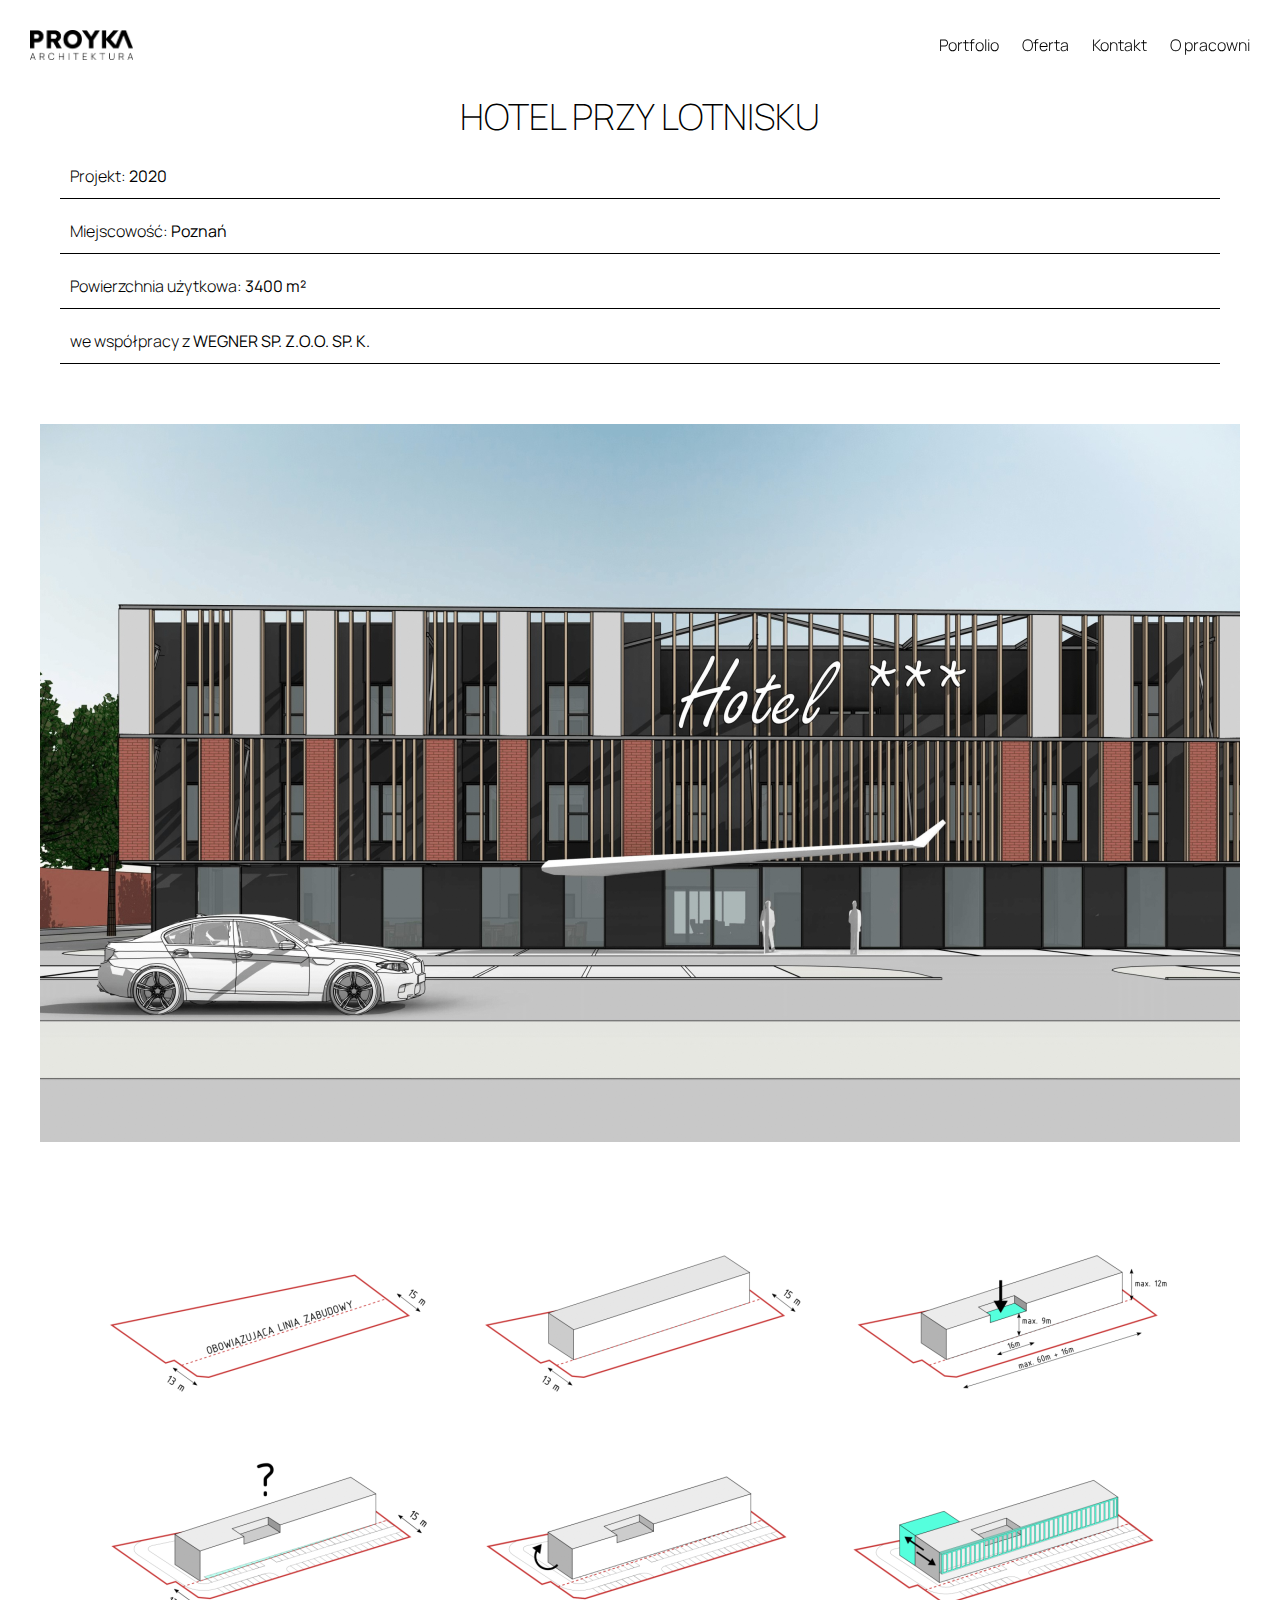
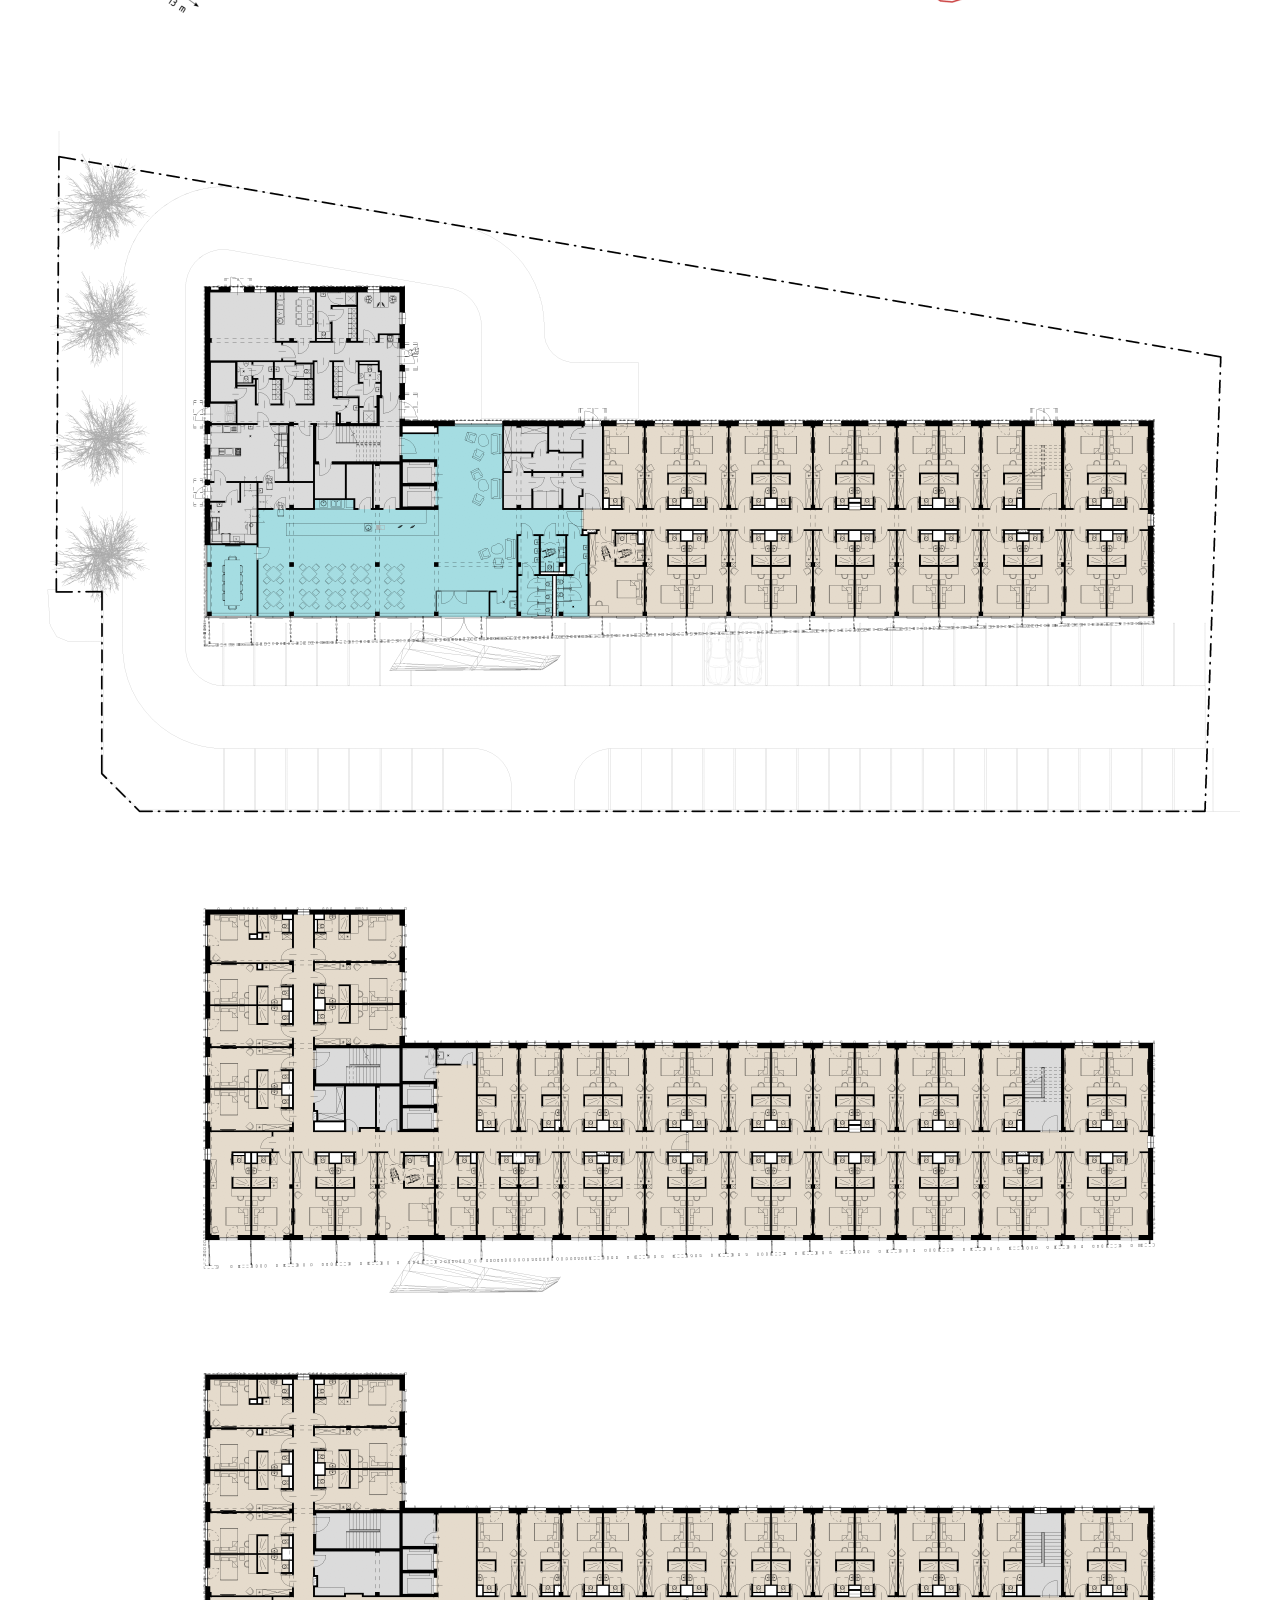
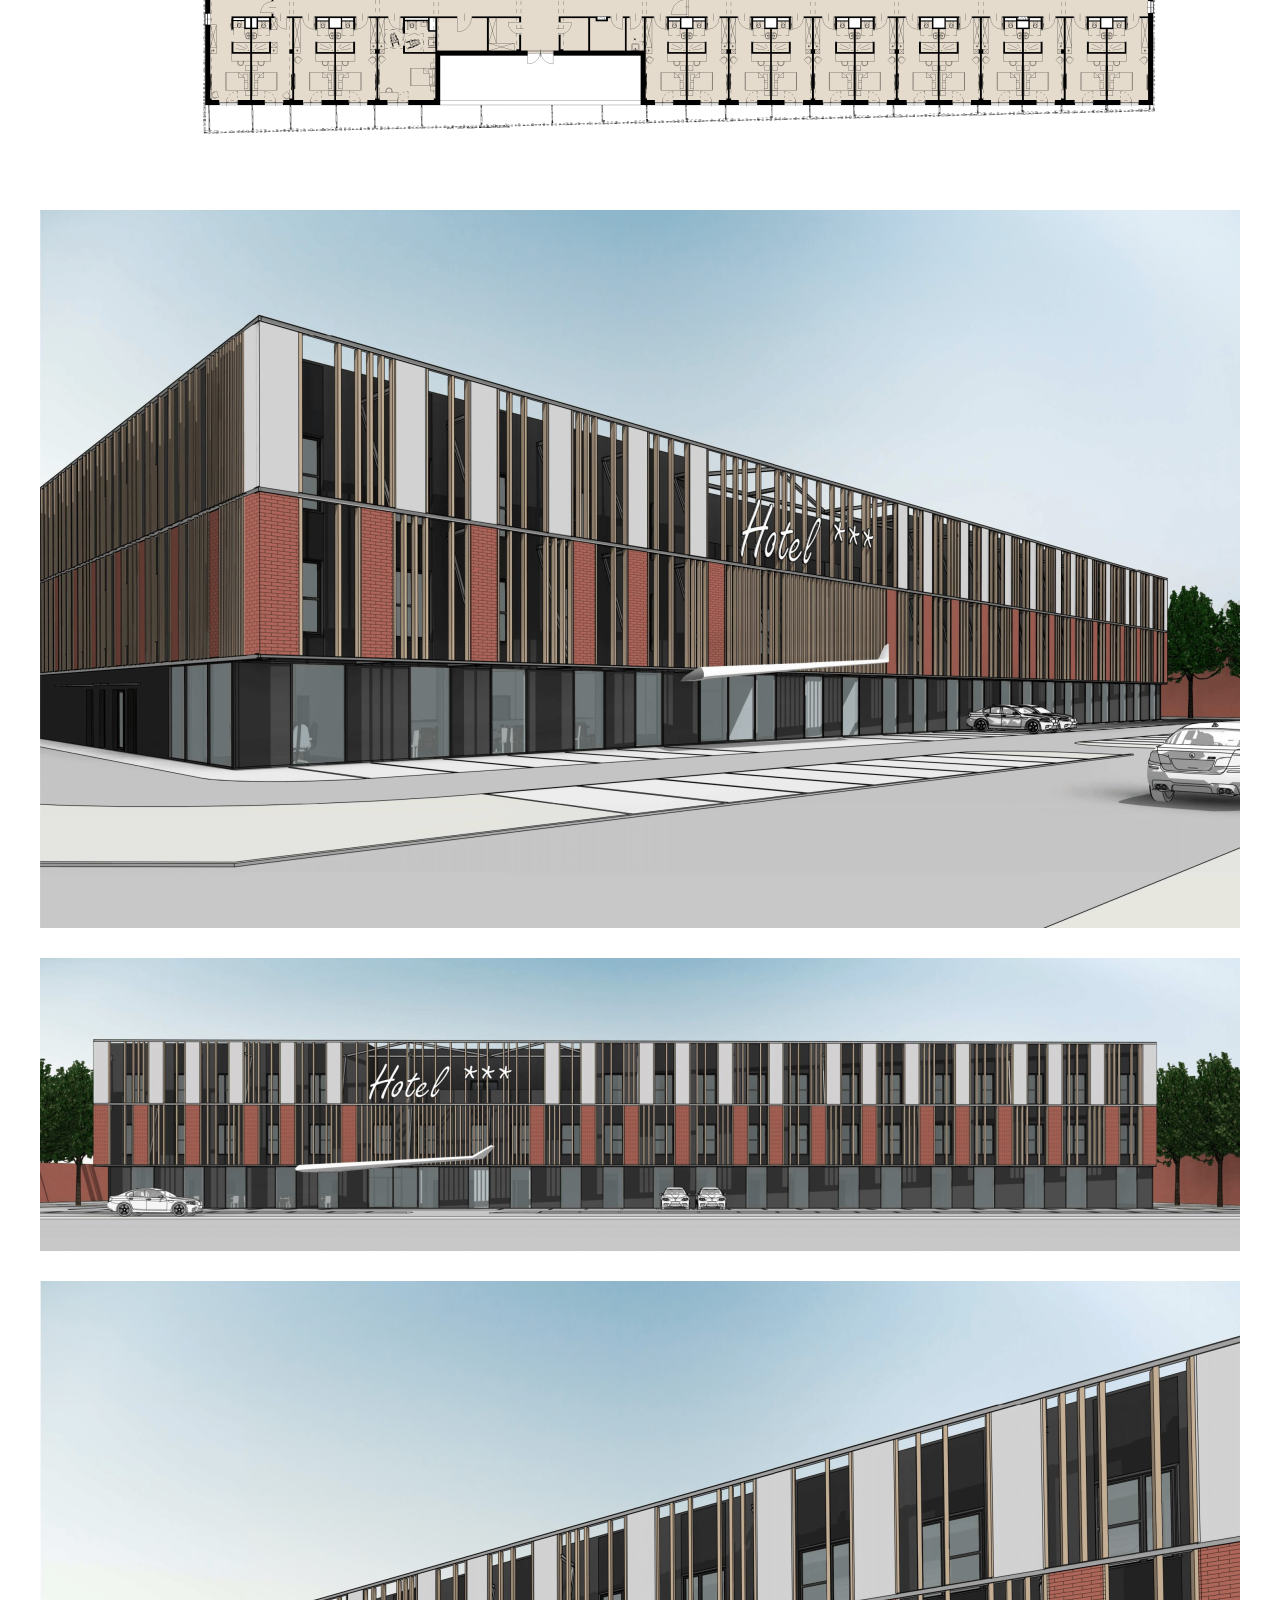
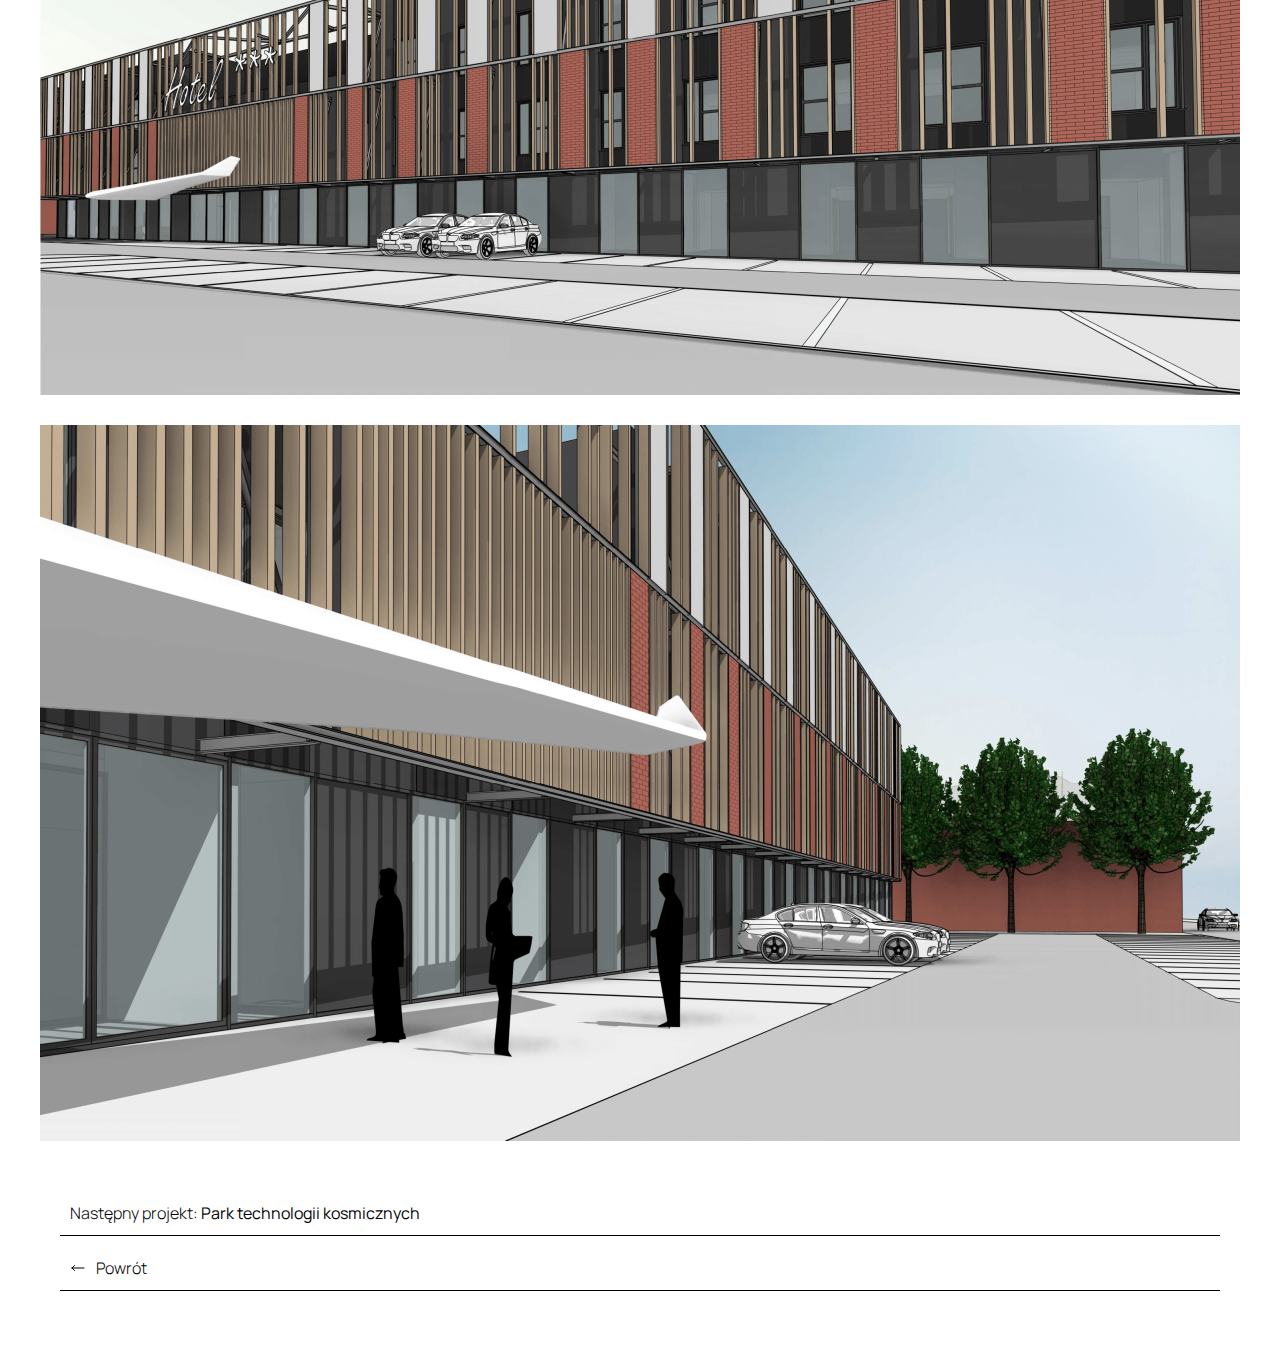
<file: hotel.html>
<!DOCTYPE html>
<html lang="pl">

<head>
    <meta charset="UTF-8">
    <meta http-equiv="X-UA-Compatible" content="IE=edge">
    <meta name="viewport" content="width=device-width, initial-scale=1.0">
    <link rel="stylesheet" href="reset.css" />
    <link rel="stylesheet" href="main.css?v=1.0.8" />
    <title>Hotel przy lotnisku - Biuro Projektowe | Pracownia architektoniczna | Poznań, Gniezno | PROYKA</title>
    <meta name="description" content="Biuro architektoniczne PROYKA oferuje kompleksową obsługę w zakresie
    pełnobranżowych projektów m.in. budynków mieszkalnych, usługowych, wnętrz, przebudów.
    " />

    <meta property="og:url" content="https://proyka.pl" />
    <meta property="og:type" content="website" />
    <meta property="og:title" content="PROYKA - Hotel przy lotnisku" />
    <meta property="og:description"
        content="Biuro architektoniczne oferujące nietuzinkowe projekty dla inwestorów indywidualnych oraz komercyjnych" />
    <meta property="og:image" content="https://proyka.pl/projects/hotel.png" />

    <meta property="twitter:card" content="summary_large_image" />
    <meta property="twitter:domain" content="proyka.pl" />
    <meta property="twitter:url" content="https://proyka.pl" />
    <meta property="twitter:title" content="PROYKA - Hotel przy lotnisku" />
    <meta property="twitter:description"
        content="Biuro architektoniczne oferujące nietuzinkowe projekty dla inwestorów indywidualnych oraz komercyjnych" />
    <meta property="twitter:image" content="https://proyka.pl/projects/hotel.png" />
    <script defer data-domain="proyka.pl" src="https://plausible.io/js/script.js"></script>
    <link rel="icon" type="image/png" href="favicon.png">
</head>

<body>
    <nav>
        <a href="index.html">
            <img src="logo-new-1x.png" srcset="logo-new-1x.png 1x, logo-new-2x.png 2x" alt="PROYKA" />
        </a>
        <div class="grow"></div>
        <ul>
            <li>
                <a href="index.html#portfolio">Portfolio</a>
                <a href="index.html#offer">Oferta</a>
                <a href="index.html#contact">Kontakt</a>
                <a href="index.html#about">O pracowni</a>
            </li>
        </ul>
    </nav>
    <div id="wrapper">
        <div class="section">
            <h3>Hotel przy lotnisku</h3>
            <ul>
                <li>Projekt: <strong>2020</strong></li>
                <li>Miejscowość: <strong>Poznań</strong></li>
                <li>Powierzchnia użytkowa: <strong>3400 m²</strong></li>
                <li>we współpracy z <strong>WEGNER SP. Z.O.O. SP. K.</strong></li>
            </ul>
        </div>
        <div id="project">
            <img src="projects/hotel/01.png" loading="lazy" />
            <img src="projects/hotel/02.png" loading="lazy" />
            <img src="projects/hotel/03.png" loading="lazy" />
            <img src="projects/hotel/04.png" loading="lazy" />
            <img src="projects/hotel/05.png" loading="lazy" />
            <img src="projects/hotel/06.png" loading="lazy" />
            <img src="projects/hotel/07.png" loading="lazy" />
            <img src="projects/hotel/08.png" loading="lazy" />
            <img src="projects/hotel/09.png" loading="lazy" />
        </div>
        <div class="section">
            <ul>
                <li>
                    <a href="ptk.html">
                        Następny projekt:&nbsp;<strong>Park technologii kosmicznych</strong>
                    </a>
                </li>
                <li>
                    <a href="index.html">
                        <svg xmlns="http://www.w3.org/2000/svg" fill="none" viewBox="0 0 24 24" stroke-width="1.5"
                            stroke="currentColor" style="width: 16px; height: 16px;">
                            <path stroke-linecap="round" stroke-linejoin="round"
                                d="M6.75 15.75L3 12m0 0l3.75-3.75M3 12h18" />
                        </svg>

                        Powrót
                    </a>
                </li>
            </ul>
        </div>
    </div>
</body>

</html>
</file>
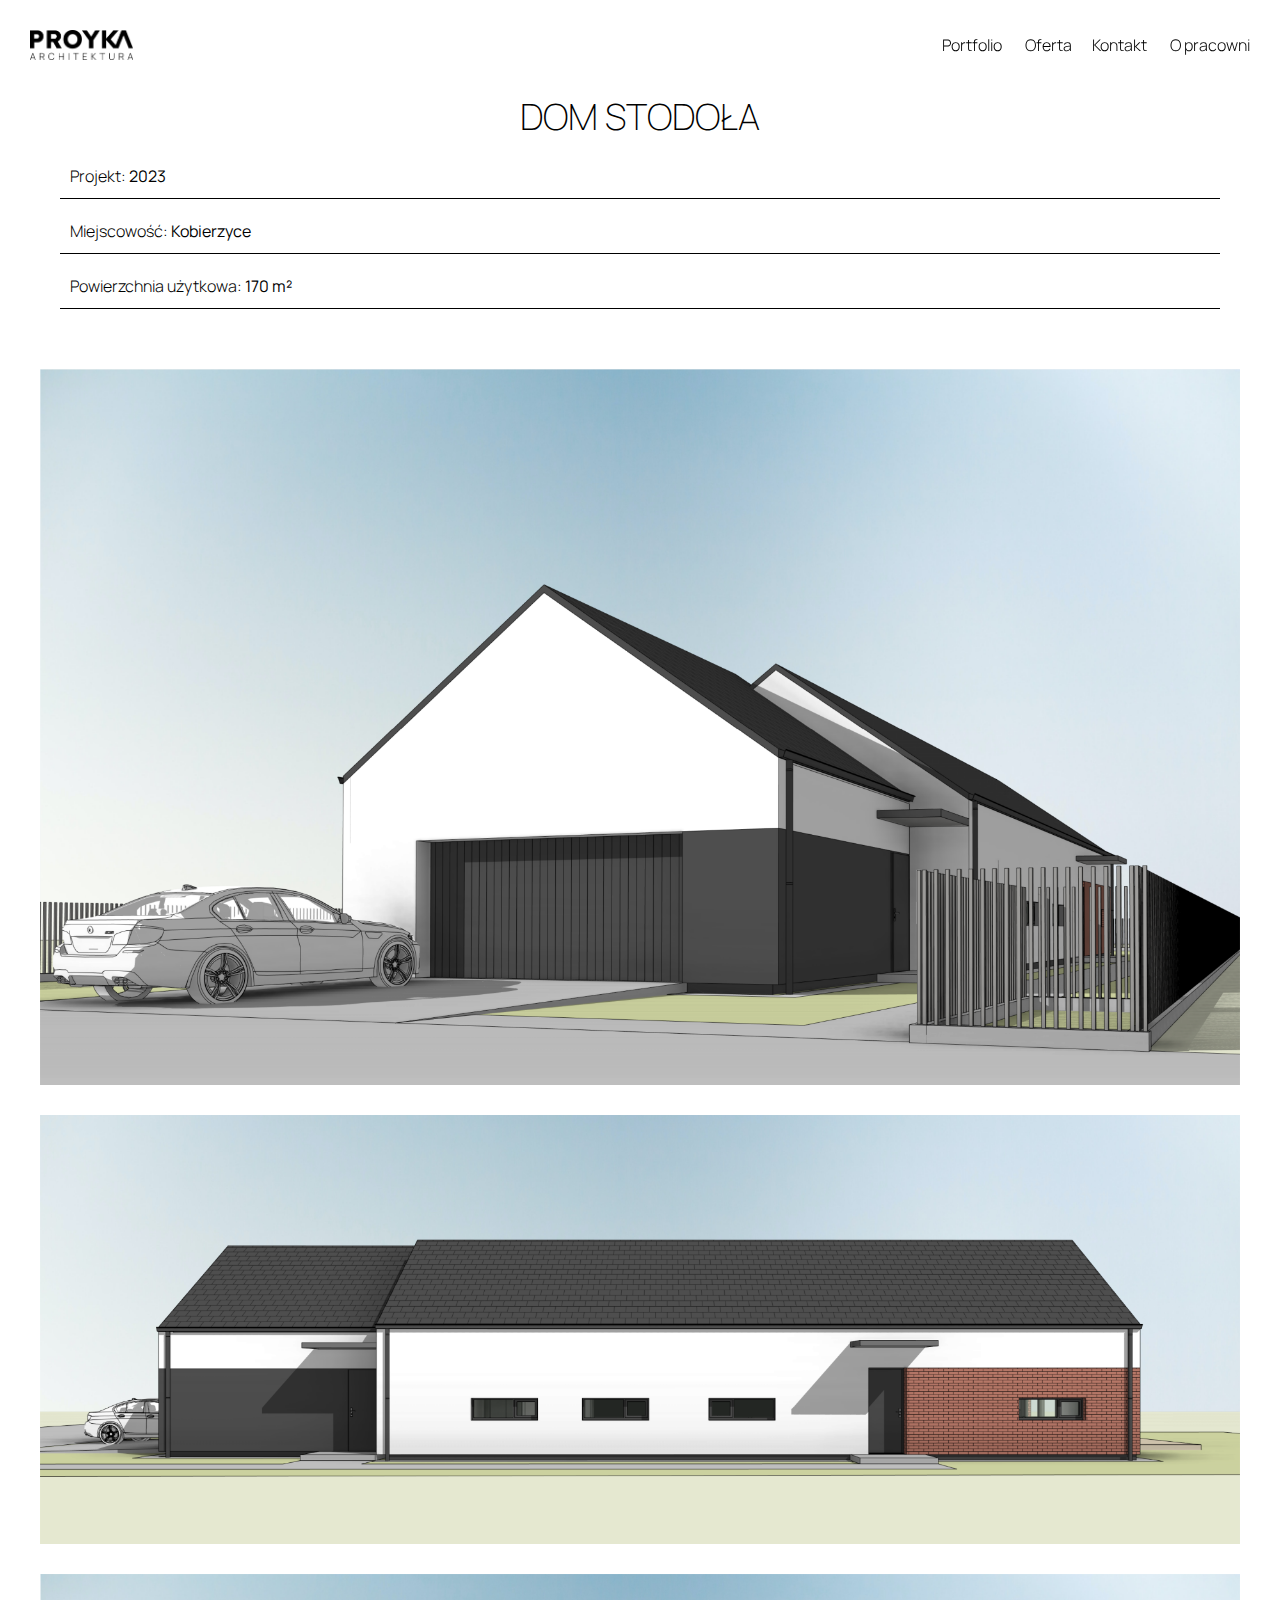
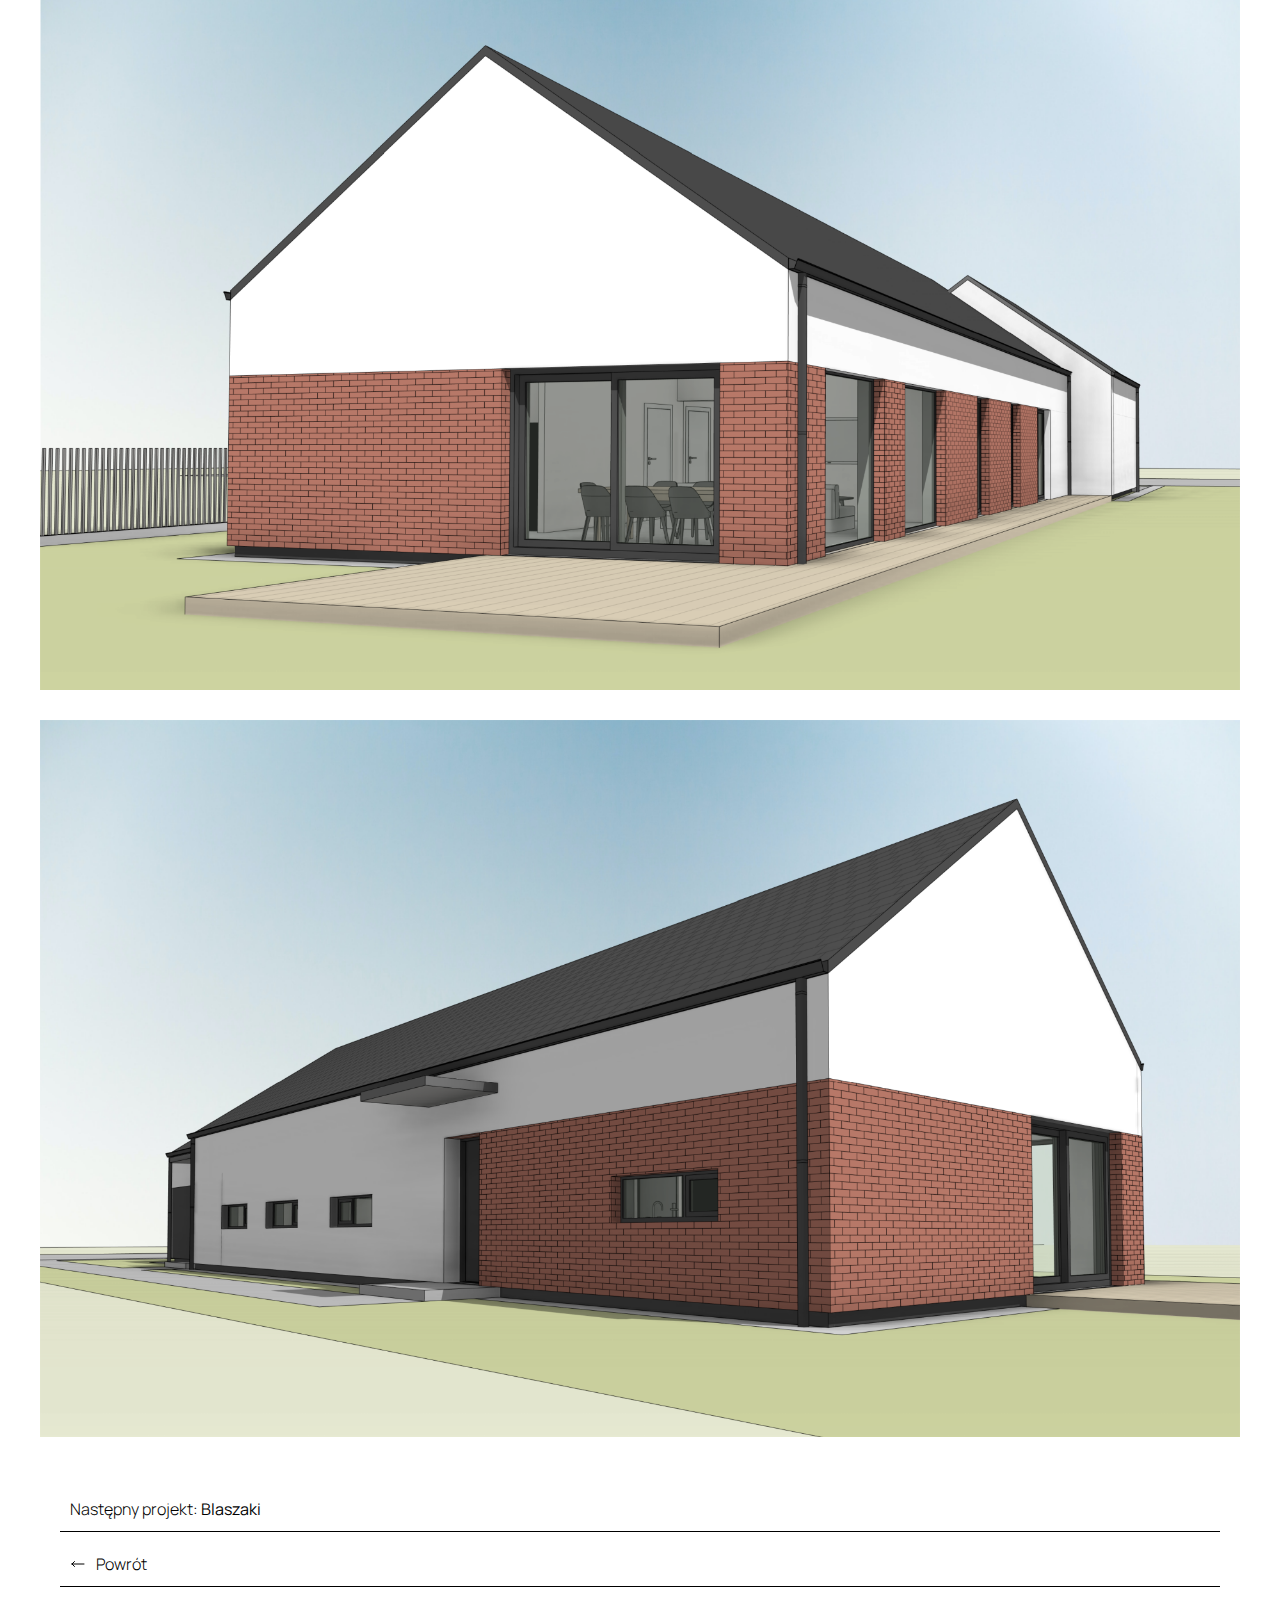
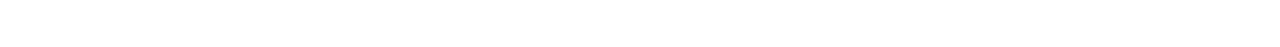
<file: kobierzyce.html>
<!DOCTYPE html>
<html lang="pl">

<head>
    <meta charset="UTF-8">
    <meta http-equiv="X-UA-Compatible" content="IE=edge">
    <meta name="viewport" content="width=device-width, initial-scale=1.0">
    <link rel="stylesheet" href="reset.css" />
    <link rel="stylesheet" href="main.css?v=1.0.8" />
    <title>Dom stodoła - Biuro Projektowe | Pracownia architektoniczna | Poznań, Gniezno | PROYKA</title>
    <meta name="description" content="Biuro architektoniczne PROYKA oferuje kompleksową obsługę w zakresie
    pełnobranżowych projektów m.in. budynków mieszkalnych, usługowych, wnętrz, przebudów.
    " />

    <meta property="og:url" content="https://proyka.pl" />
    <meta property="og:type" content="website" />
    <meta property="og:title" content="PROYKA - Dom stodoła" />
    <meta property="og:description"
        content="Biuro architektoniczne oferujące nietuzinkowe projekty dla inwestorów indywidualnych oraz komercyjnych" />
    <meta property="og:image" content="https://proyka.pl/projects/kobierzyce.png" />

    <meta property="twitter:card" content="summary_large_image" />
    <meta property="twitter:domain" content="proyka.pl" />
    <meta property="twitter:url" content="https://proyka.pl" />
    <meta property="twitter:title" content="PROYKA - Dom stodoła" />
    <meta property="twitter:description"
        content="Biuro architektoniczne oferujące nietuzinkowe projekty dla inwestorów indywidualnych oraz komercyjnych" />
    <meta property="twitter:image" content="https://proyka.pl/projects/kobierzyce.png" />
    <script defer data-domain="proyka.pl" src="https://plausible.io/js/script.js"></script>
    <link rel="icon" type="image/png" href="favicon.png">
</head>

<body>
    <nav>
        <a href="index.html">
            <img src="logo-new-1x.png" srcset="logo-new-1x.png 1x, logo-new-2x.png 2x" alt="PROYKA" />
        </a>
        <div class="grow"></div>
        <ul>
            <li>
                <a href="index.html#portfolio">Portfolio</a>
                <a href="index.html#offer">Oferta</a><a href="index.html#contact">Kontakt</a>
                <a href="index.html#about">O pracowni</a>
            </li>
        </ul>
    </nav>
    <div id="wrapper">
        <div class="section">
            <h3>Dom stodoła</h3>
            <ul>
                <li>Projekt: <strong>2023</strong></li>
                <li>Miejscowość: <strong>Kobierzyce</strong></li>
                <li>Powierzchnia użytkowa: <strong>170 m²</strong></li>
            </ul>
        </div>
        <div id="project">
            <img src="projects/kobierzyce/01.png" loading="lazy" />
            <img src="projects/kobierzyce/02.png" loading="lazy" />
            <img src="projects/kobierzyce/03.png" loading="lazy" />
            <img src="projects/kobierzyce/04.png" loading="lazy" />
        </div>
        <div class="section">
            <ul>
                <li>
                    <a href="blaszaki.html">
                        Następny projekt:&nbsp;<strong>Blaszaki</strong>
                    </a>
                </li>
                <li>
                    <a href="index.html">
                        <svg xmlns="http://www.w3.org/2000/svg" fill="none" viewBox="0 0 24 24" stroke-width="1.5"
                            stroke="currentColor" style="width: 16px; height: 16px;">
                            <path stroke-linecap="round" stroke-linejoin="round"
                                d="M6.75 15.75L3 12m0 0l3.75-3.75M3 12h18" />
                        </svg>

                        Powrót
                    </a>
                </li>
            </ul>
        </div>
    </div>
</body>

</html>
</file>
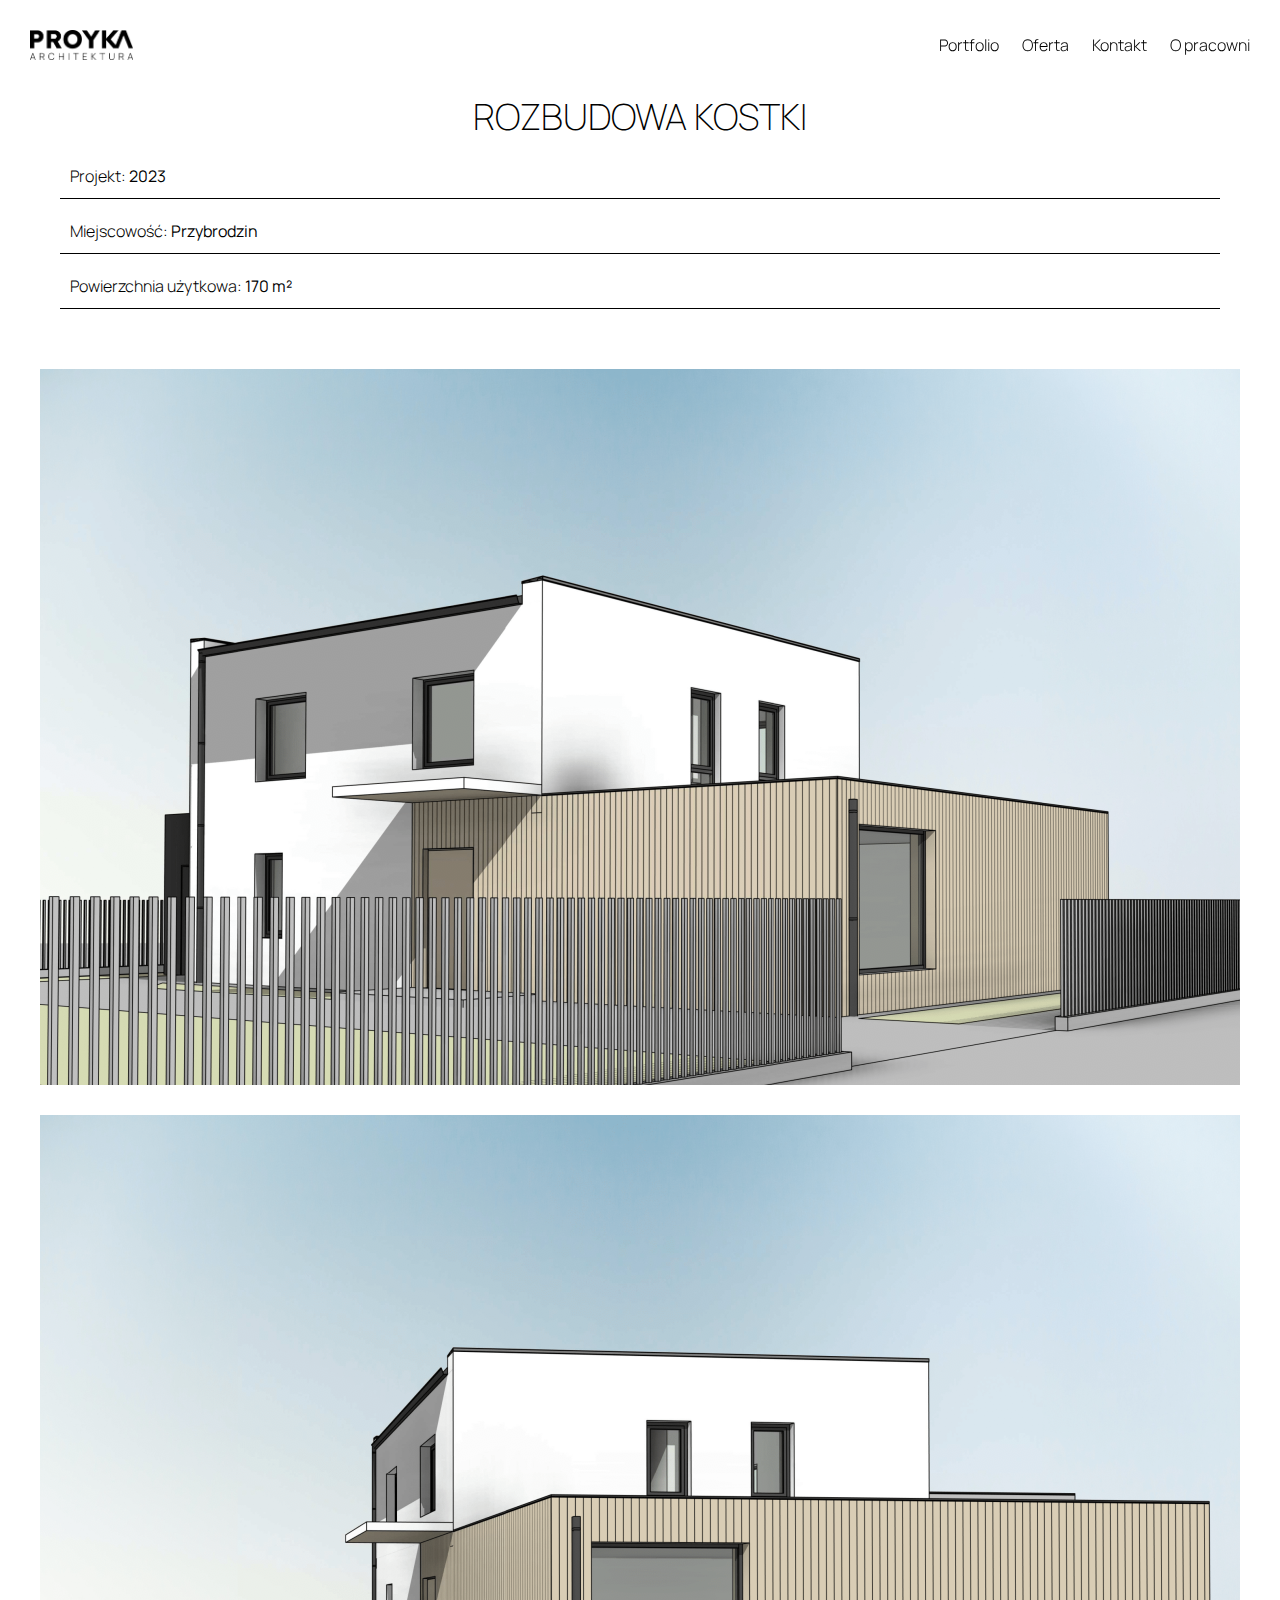
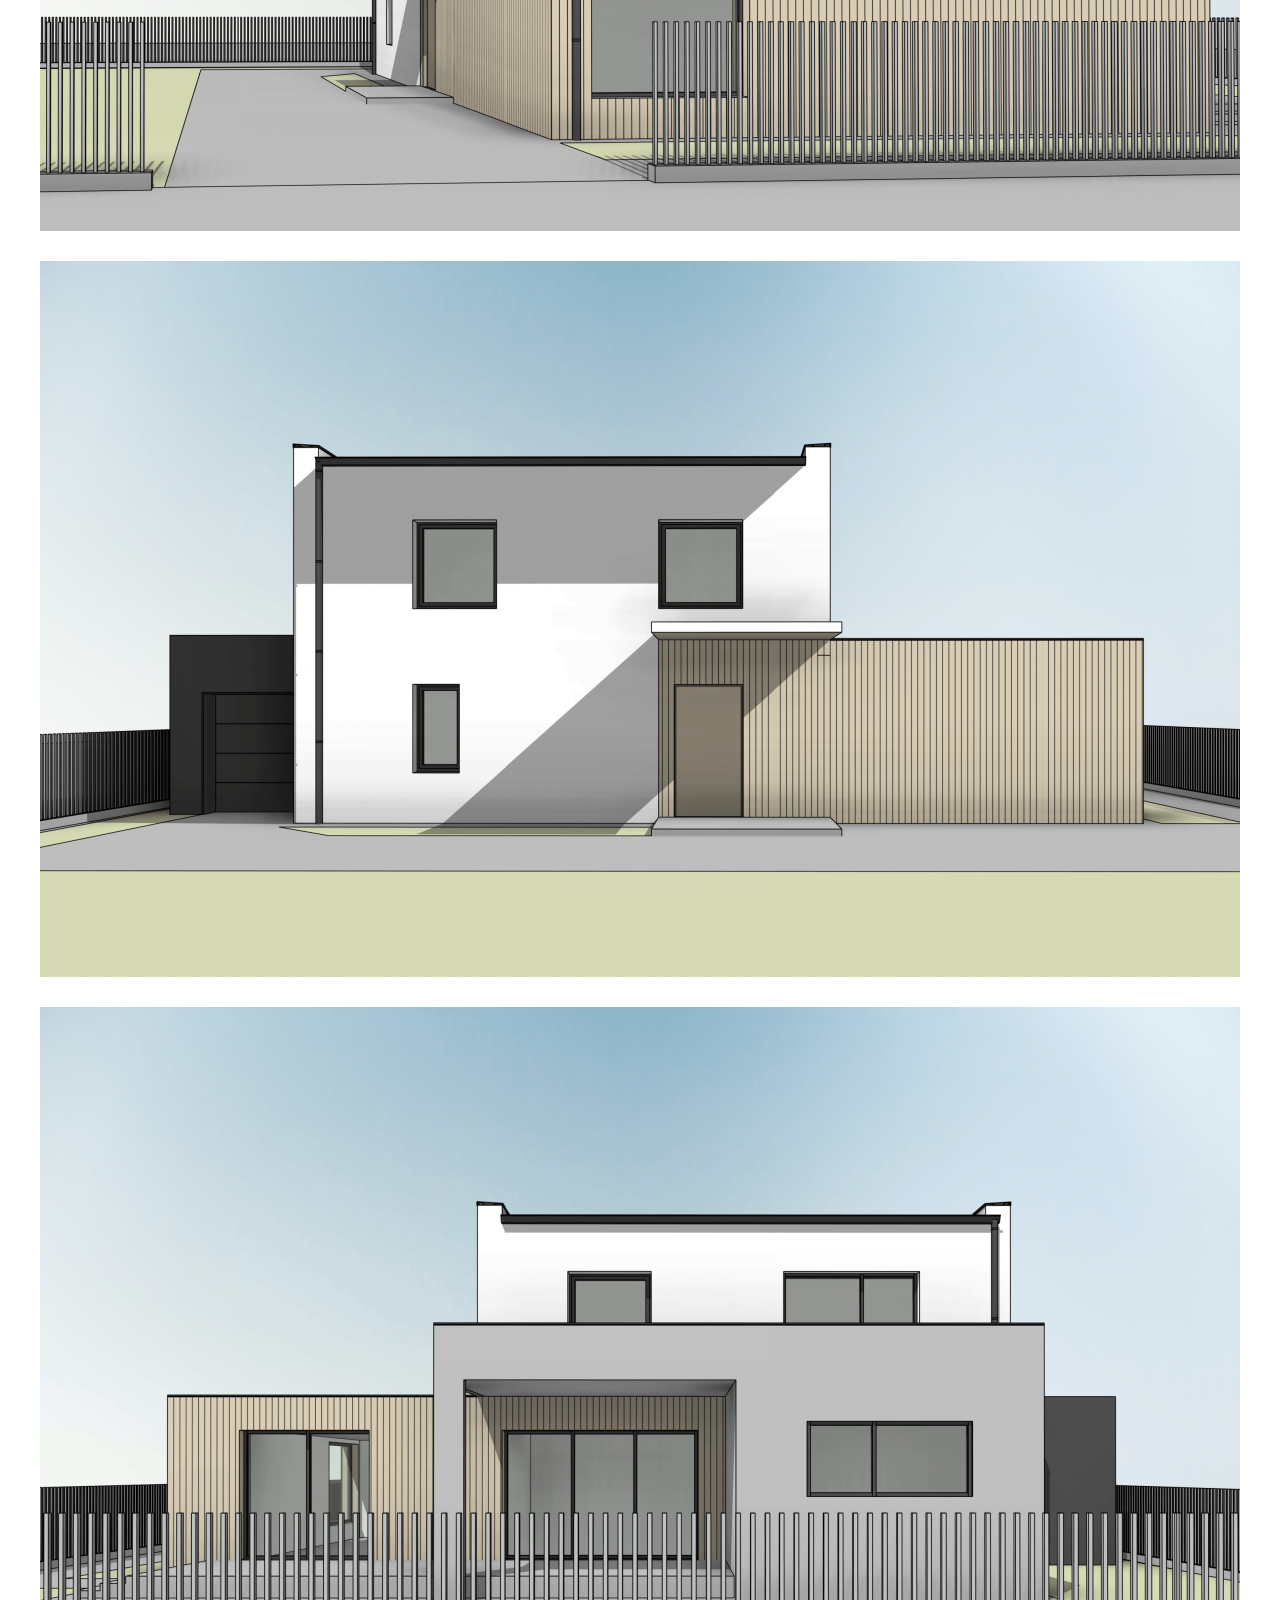
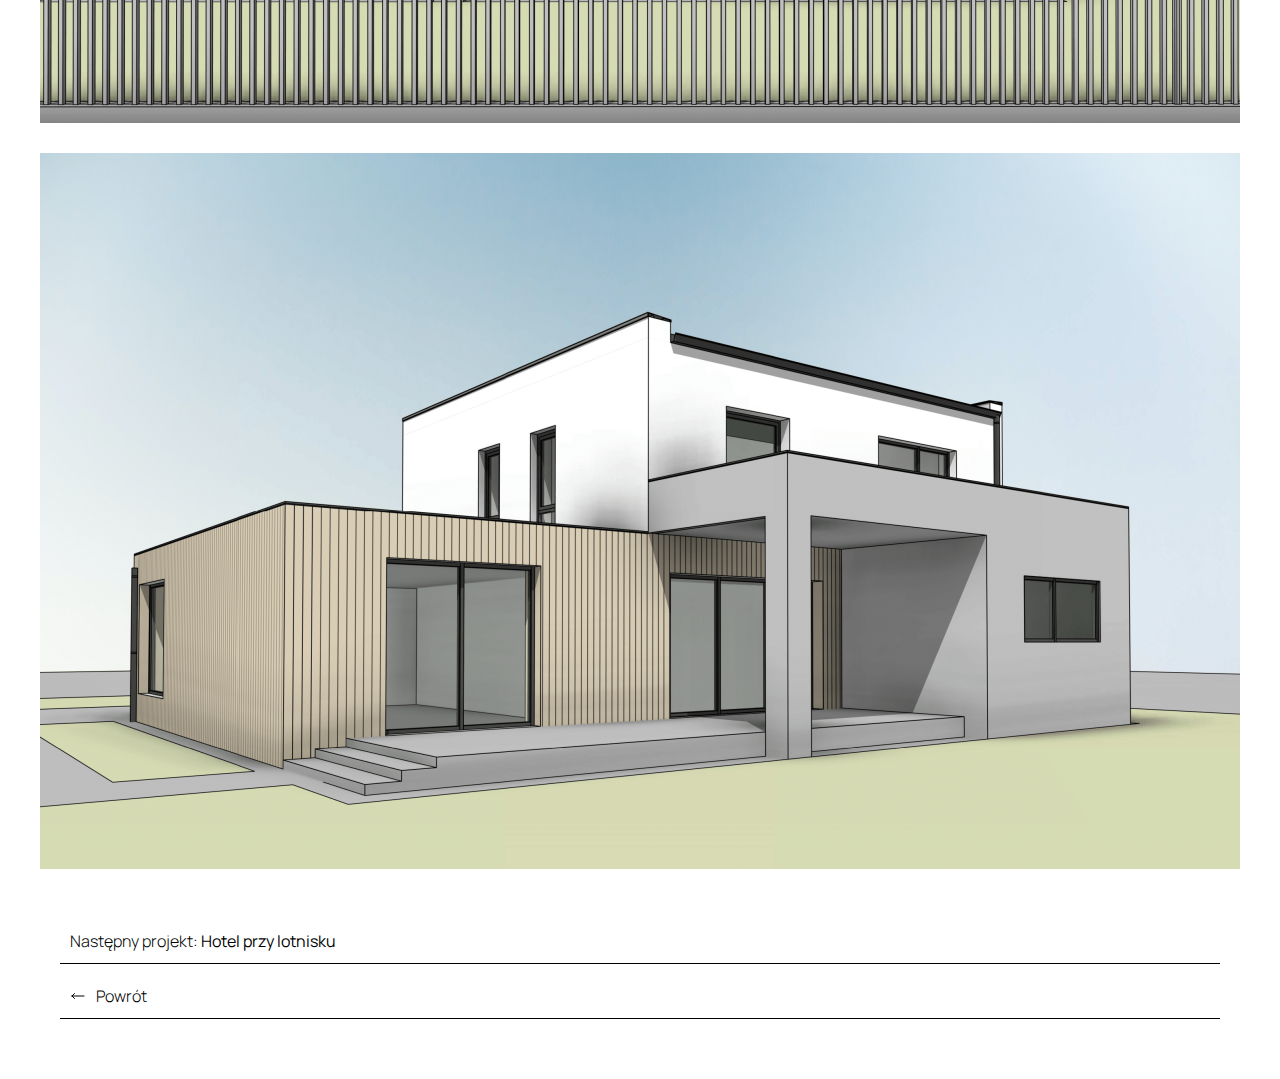
<file: kostka.html>
<!DOCTYPE html>
<html lang="pl">

<head>
    <meta charset="UTF-8">
    <meta http-equiv="X-UA-Compatible" content="IE=edge">
    <meta name="viewport" content="width=device-width, initial-scale=1.0">
    <link rel="stylesheet" href="reset.css" />
    <link rel="stylesheet" href="main.css?v=1.0.8" />
    <title>Rozbudowa kostki - Biuro Projektowe | Pracownia architektoniczna | Poznań, Gniezno | PROYKA</title>
    <meta name="description" content="Biuro architektoniczne PROYKA oferuje kompleksową obsługę w zakresie
    pełnobranżowych projektów m.in. budynków mieszkalnych, usługowych, wnętrz, przebudów.
    " />

    <meta property="og:url" content="https://proyka.pl" />
    <meta property="og:type" content="website" />
    <meta property="og:title" content="PROYKA - Rozbudowa kostki" />
    <meta property="og:description"
        content="Biuro architektoniczne oferujące nietuzinkowe projekty dla inwestorów indywidualnych oraz komercyjnych" />
    <meta property="og:image" content="https://proyka.pl/projects/kostka.png" />

    <meta property="twitter:card" content="summary_large_image" />
    <meta property="twitter:domain" content="proyka.pl" />
    <meta property="twitter:url" content="https://proyka.pl" />
    <meta property="twitter:title" content="PROYKA - Rozbudowa kostki" />
    <meta property="twitter:description"
        content="Biuro architektoniczne oferujące nietuzinkowe projekty dla inwestorów indywidualnych oraz komercyjnych" />
    <meta property="twitter:image" content="https://proyka.pl/projects/kostka.png" />
    <script defer data-domain="proyka.pl" src="https://plausible.io/js/script.js"></script>
    <link rel="icon" type="image/png" href="favicon.png">
</head>

<body>
    <nav>
        <a href="index.html">
            <img src="logo-new-1x.png" srcset="logo-new-1x.png 1x, logo-new-2x.png 2x" alt="PROYKA" />
        </a>
        <div class="grow"></div>
        <ul>
            <li>
                <a href="index.html#portfolio">Portfolio</a>
                <a href="index.html#offer">Oferta</a>
                <a href="index.html#contact">Kontakt</a>
                <a href="index.html#about">O pracowni</a>
            </li>
        </ul>
    </nav>
    <div id="wrapper">
        <div class="section">
            <h3>Rozbudowa kostki</h3>
            <ul>
                <li>Projekt: <strong>2023</strong></li>
                <li>Miejscowość: <strong>Przybrodzin</strong></li>
                <li>Powierzchnia użytkowa: <strong>170 m²</strong></li>
            </ul>
        </div>
        <div id="project">
            <img src="projects/kostka/01.png" loading="lazy" />
            <img src="projects/kostka/02.png" loading="lazy" />
            <img src="projects/kostka/03.png" loading="lazy" />
            <img src="projects/kostka/04.png" loading="lazy" />
            <img src="projects/kostka/05.png" loading="lazy" />
        </div>
        <div class="section">
            <ul>
                <li>
                    <a href="hotel.html">
                        Następny projekt:&nbsp;<strong>Hotel przy lotnisku</strong>
                    </a>
                </li>
                <li>
                    <a href="index.html">
                        <svg xmlns="http://www.w3.org/2000/svg" fill="none" viewBox="0 0 24 24" stroke-width="1.5"
                            stroke="currentColor" style="width: 16px; height: 16px;">
                            <path stroke-linecap="round" stroke-linejoin="round"
                                d="M6.75 15.75L3 12m0 0l3.75-3.75M3 12h18" />
                        </svg>

                        Powrót
                    </a>
                </li>
            </ul>
        </div>
    </div>
</body>

</html>
</file>
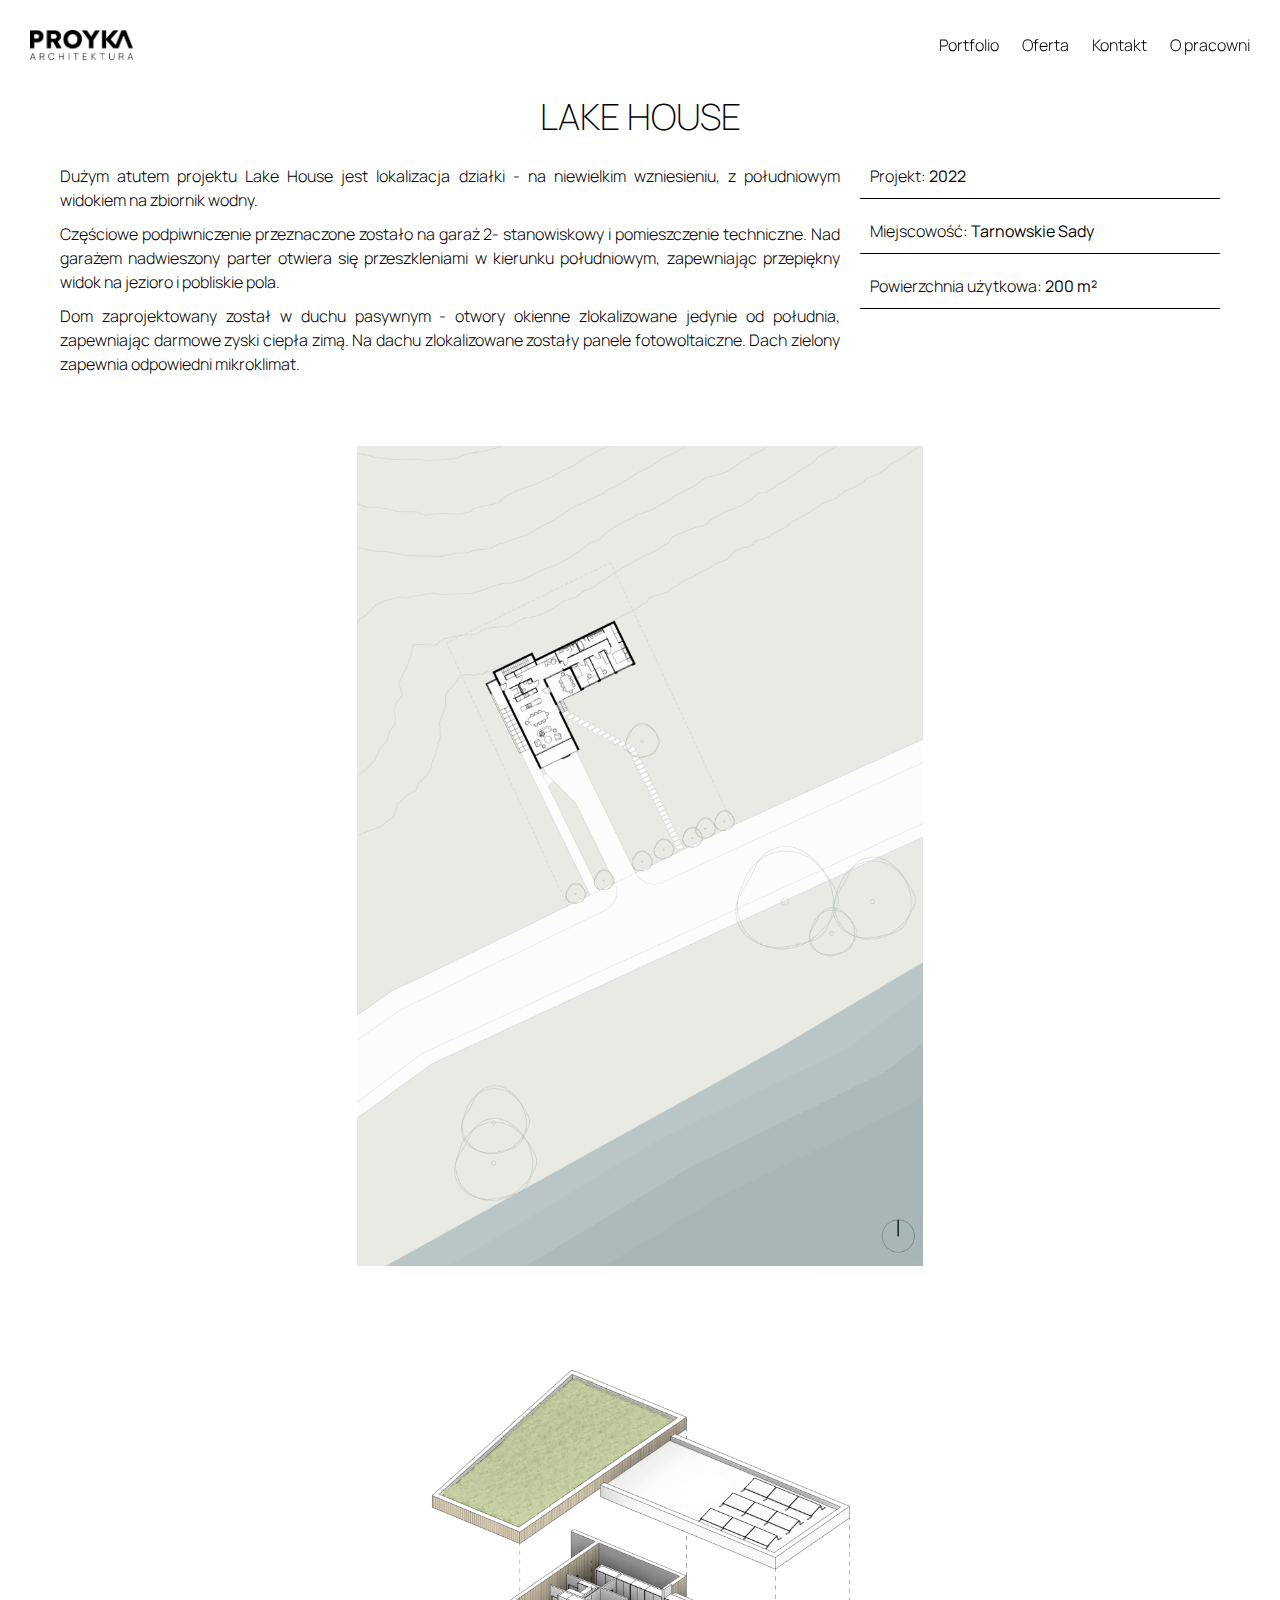
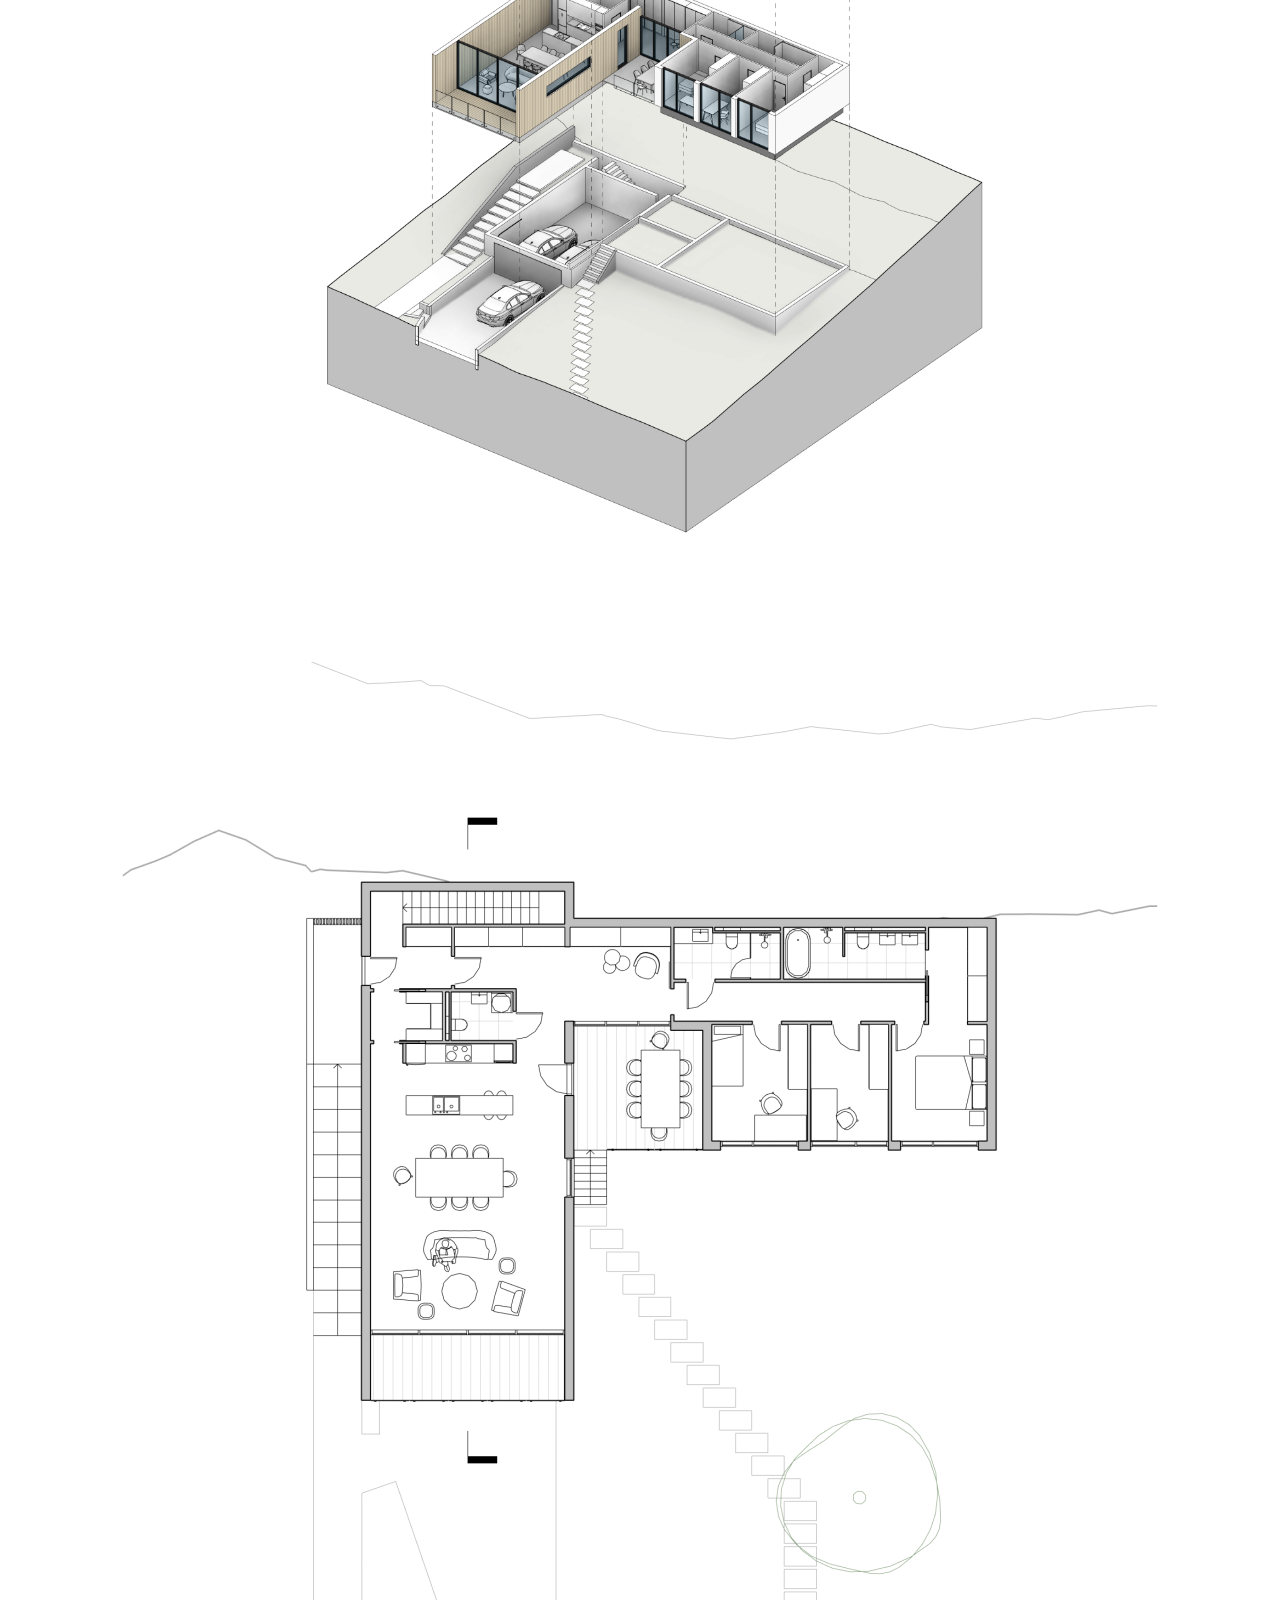
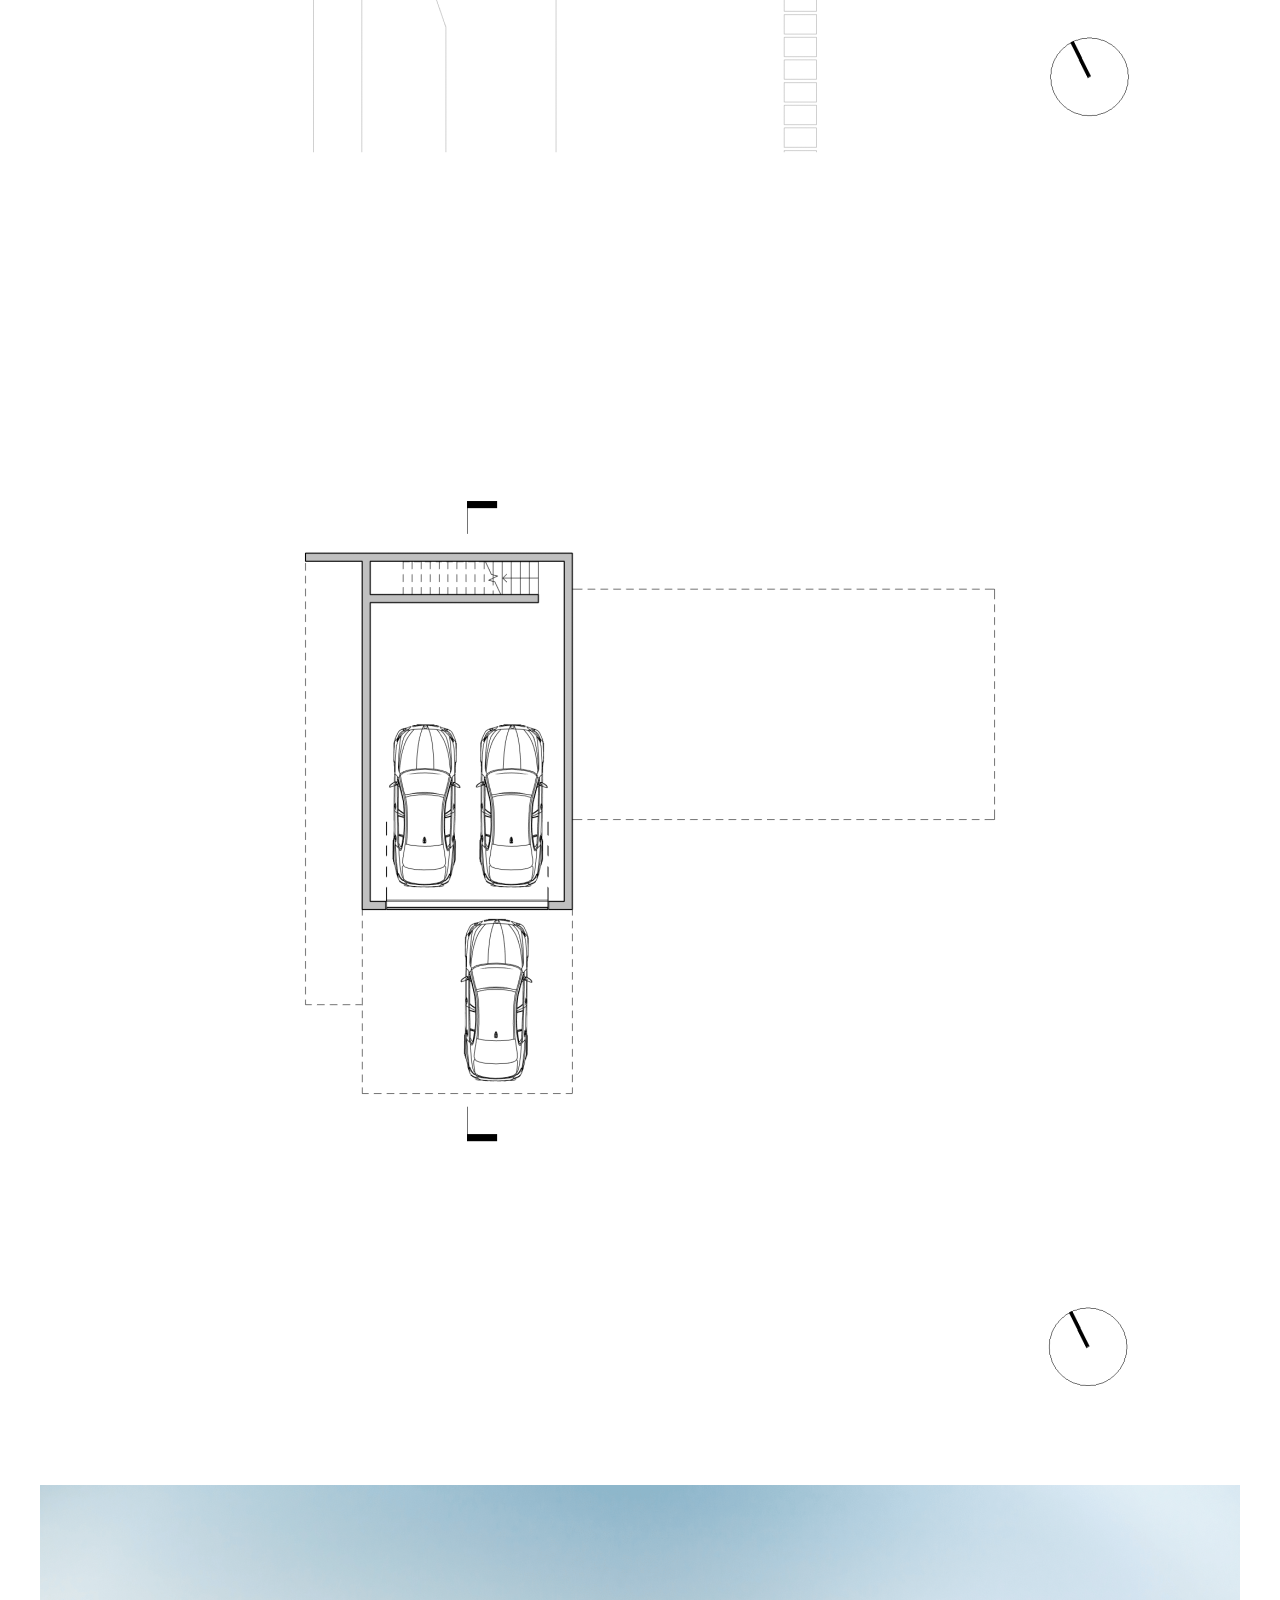
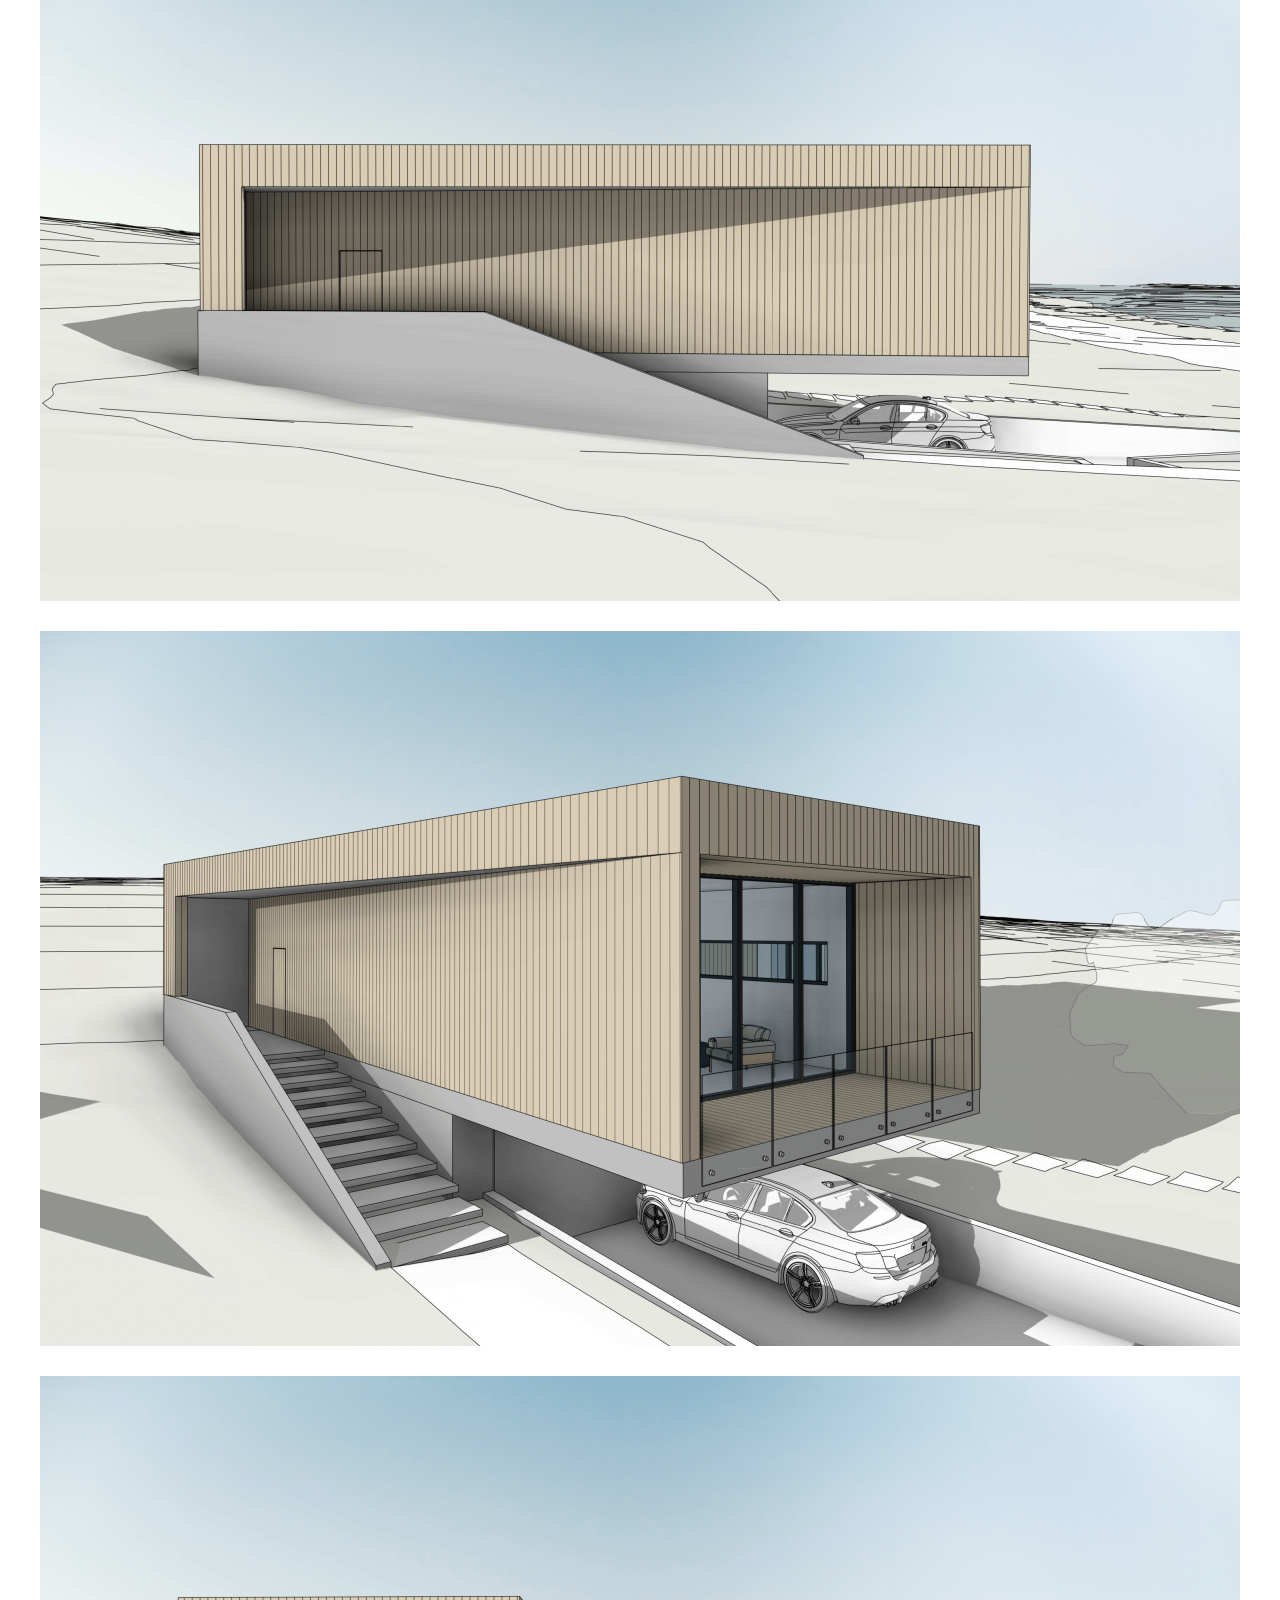
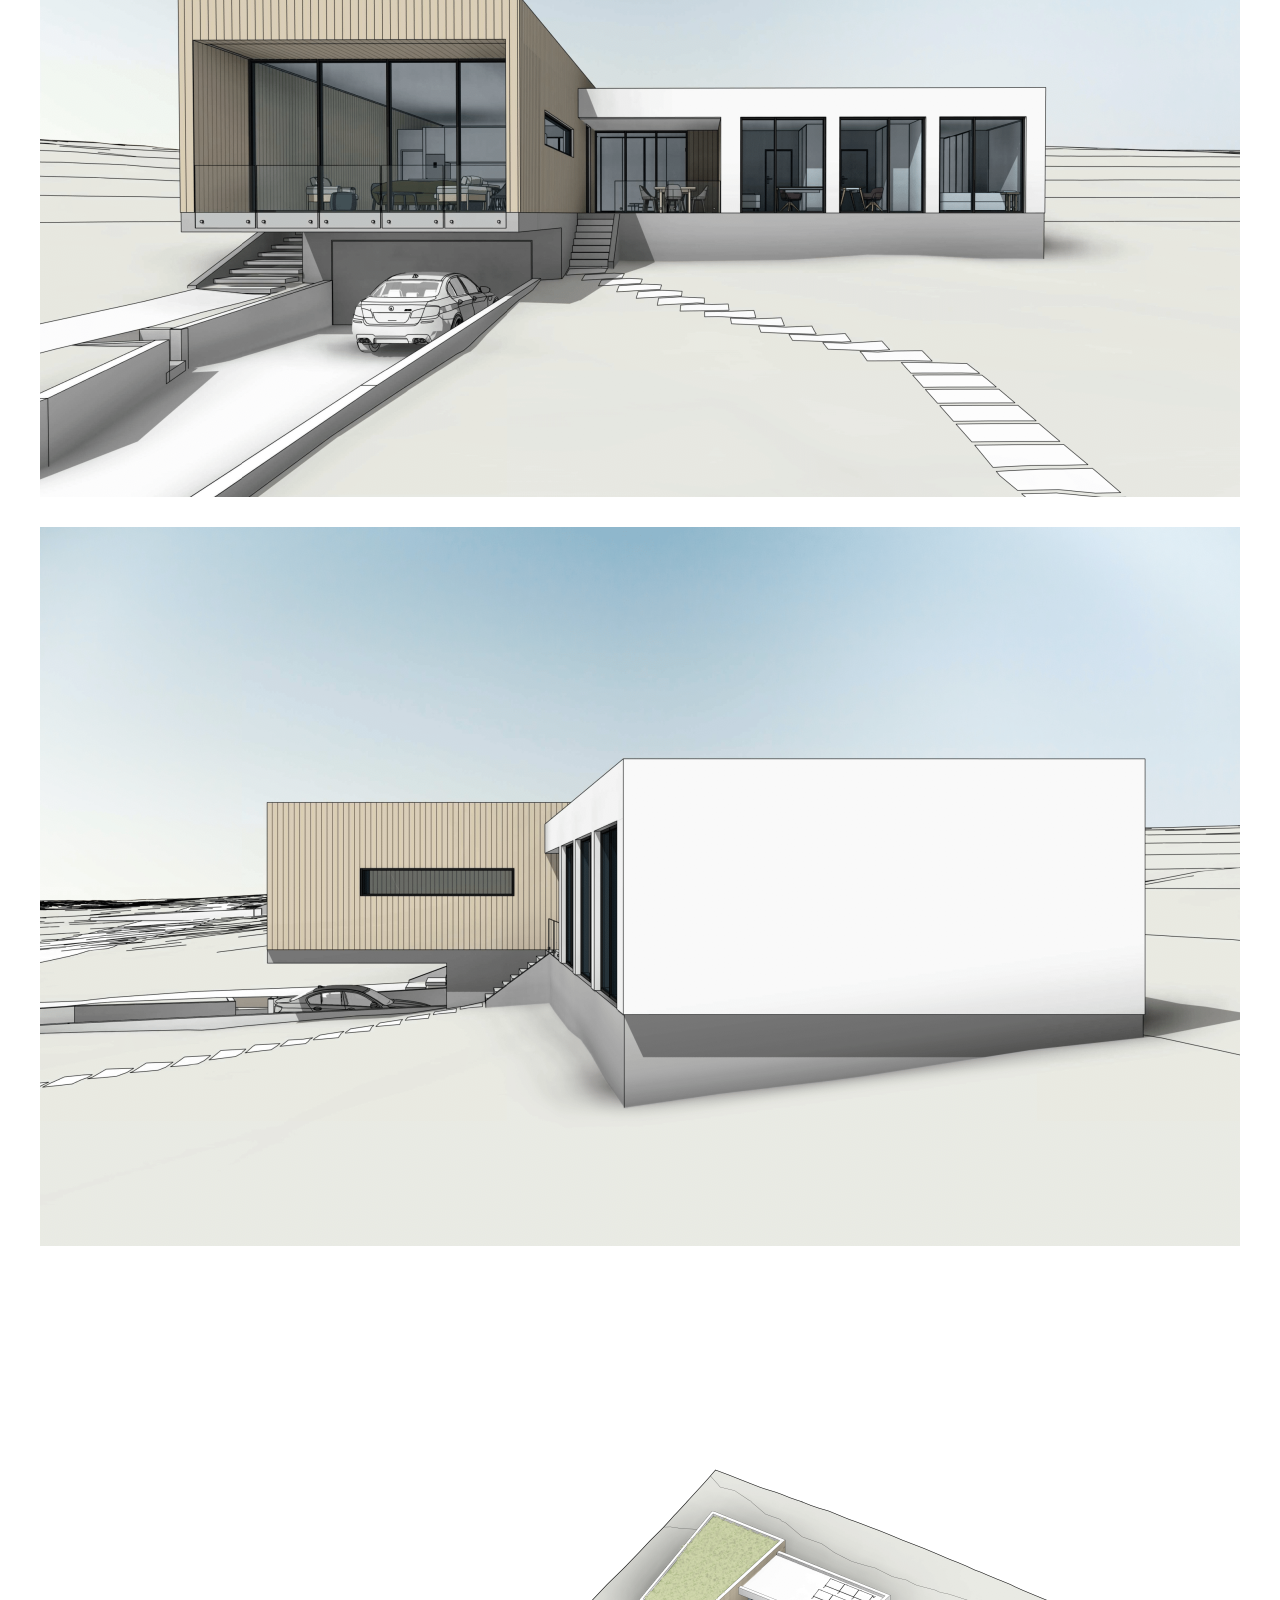
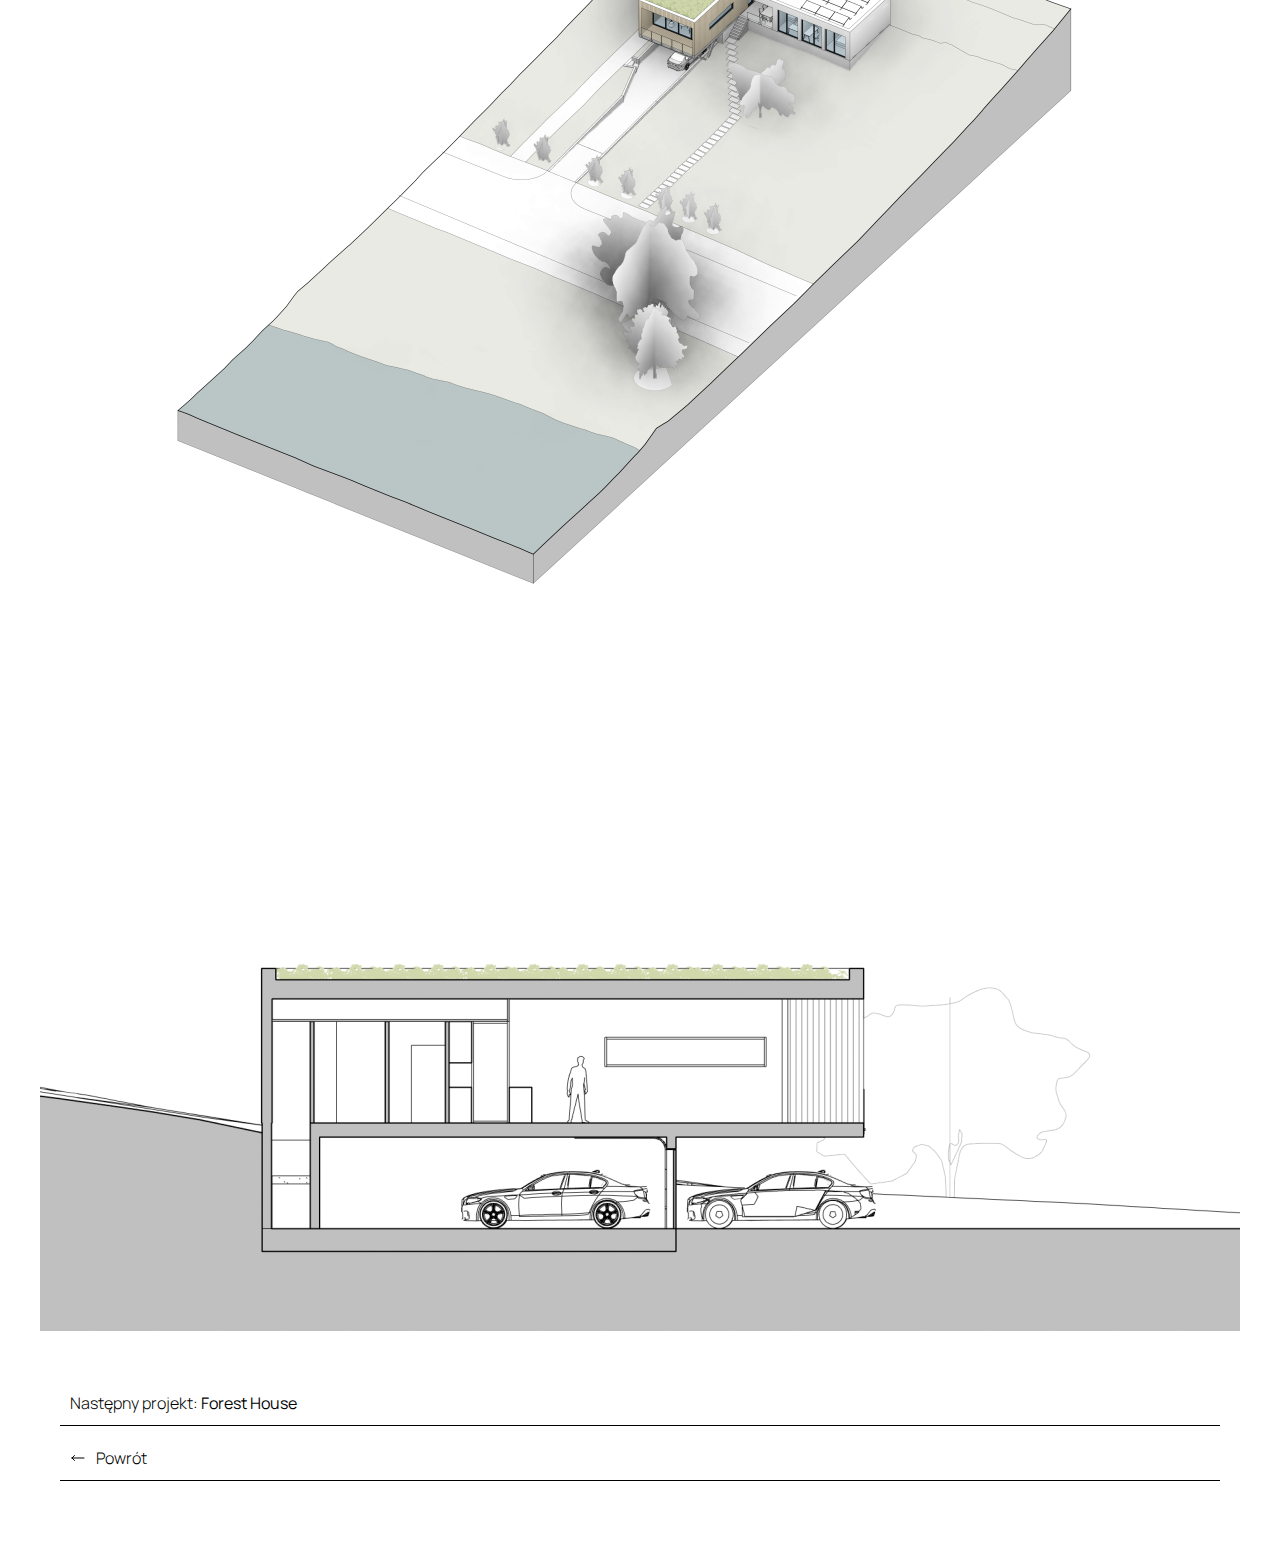
<file: lake.html>
<!DOCTYPE html>
<html lang="pl">

<head>
    <meta charset="UTF-8">
    <meta http-equiv="X-UA-Compatible" content="IE=edge">
    <meta name="viewport" content="width=device-width, initial-scale=1.0">
    <link rel="stylesheet" href="reset.css" />
    <link rel="stylesheet" href="main.css?v=1.0.8" />
    <title>Lake House - Biuro Projektowe | Pracownia architektoniczna | Poznań, Gniezno | PROYKA</title>
    <meta name="description" content="Biuro architektoniczne PROYKA oferuje kompleksową obsługę w zakresie
    pełnobranżowych projektów m.in. budynków mieszkalnych, usługowych, wnętrz, przebudów.
    " />

    <meta property="og:url" content="https://proyka.pl" />
    <meta property="og:type" content="website" />
    <meta property="og:title" content="PROYKA - Lake House" />
    <meta property="og:description"
        content="Biuro architektoniczne oferujące nietuzinkowe projekty dla inwestorów indywidualnych oraz komercyjnych" />
    <meta property="og:image" content="https://proyka.pl/projects/lake.png" />

    <meta property="twitter:card" content="summary_large_image" />
    <meta property="twitter:domain" content="proyka.pl" />
    <meta property="twitter:url" content="https://proyka.pl" />
    <meta property="twitter:title" content="PROYKA - Lake House" />
    <meta property="twitter:description"
        content="Biuro architektoniczne oferujące nietuzinkowe projekty dla inwestorów indywidualnych oraz komercyjnych" />
    <meta property="twitter:image" content="https://proyka.pl/projects/lake.png" />
    <script defer data-domain="proyka.pl" src="https://plausible.io/js/script.js"></script>
    <link rel="icon" type="image/png" href="favicon.png">
</head>

<body>
    <nav>
        <a href="index.html">
            <img src="logo-new-1x.png" srcset="logo-new-1x.png 1x, logo-new-2x.png 2x" alt="PROYKA" />
        </a>
        <div class="grow"></div>
        <ul>
            <li>
                <a href="index.html#portfolio">Portfolio</a>
                <a href="index.html#offer">Oferta</a>
                <a href="index.html#contact">Kontakt</a>
                <a href="index.html#about">O pracowni</a>
            </li>
        </ul>
    </nav>
    <div id="wrapper">
        <div class="section">
            <h3>Lake House</h3>
            <div class="flex gap">
                <div class="grow description">
                    <p>
                        Dużym atutem projektu Lake House jest lokalizacja działki - na niewielkim wzniesieniu, z
                        południowym widokiem na zbiornik wodny.
                    </p>
                    <p>
                        Częściowe podpiwniczenie przeznaczone zostało na garaż 2- stanowiskowy i pomieszczenie
                        techniczne. Nad garażem nadwieszony parter otwiera się przeszkleniami w kierunku południowym,
                        zapewniając przepiękny widok na jezioro i pobliskie pola.
                    </p>
                    <p>
                        Dom zaprojektowany został w duchu pasywnym - otwory okienne zlokalizowane jedynie od południa,
                        zapewniając darmowe zyski ciepła zimą. Na dachu zlokalizowane zostały panele fotowoltaiczne.
                        Dach zielony zapewnia odpowiedni mikroklimat.
                    </p>
                </div>
                <div style="min-width: 360px;">
                    <ul>
                        <li>Projekt: <strong>2022</strong></li>
                        <li>Miejscowość: <strong>Tarnowskie Sady</strong></li>
                        <li>Powierzchnia użytkowa: <strong>200 m²</strong></li>
                    </ul>
                </div>
            </div>
        </div>
        <div id="project">
            <img src="projects/lake/01.gif" loading="lazy" class="project-max-h" />
            <br />
            <br />
            <img src="projects/lake/02.png" loading="lazy" class="project-max-h" />
            <img src="projects/lake/03.png" loading="lazy" />
            <img src="projects/lake/04.png" loading="lazy" />
            <img src="projects/lake/05.png" loading="lazy" />
            <img src="projects/lake/06.png" loading="lazy" />
            <img src="projects/lake/07.png" loading="lazy" />
            <img src="projects/lake/08.png" loading="lazy" />
            <img src="projects/lake/09.png" loading="lazy" />
            <img src="projects/lake/10.png" loading="lazy" />
        </div>
        <div class="section">
            <ul>
                <li>
                    <a href="forest.html">
                        Następny projekt:&nbsp;<strong>Forest House</strong>
                    </a>
                </li>
                <li>
                    <a href="index.html">
                        <svg xmlns="http://www.w3.org/2000/svg" fill="none" viewBox="0 0 24 24" stroke-width="1.5"
                            stroke="currentColor" style="width: 16px; height: 16px;">
                            <path stroke-linecap="round" stroke-linejoin="round"
                                d="M6.75 15.75L3 12m0 0l3.75-3.75M3 12h18" />
                        </svg>

                        Powrót
                    </a>
                </li>
            </ul>
        </div>
    </div>
</body>

</html>
</file>
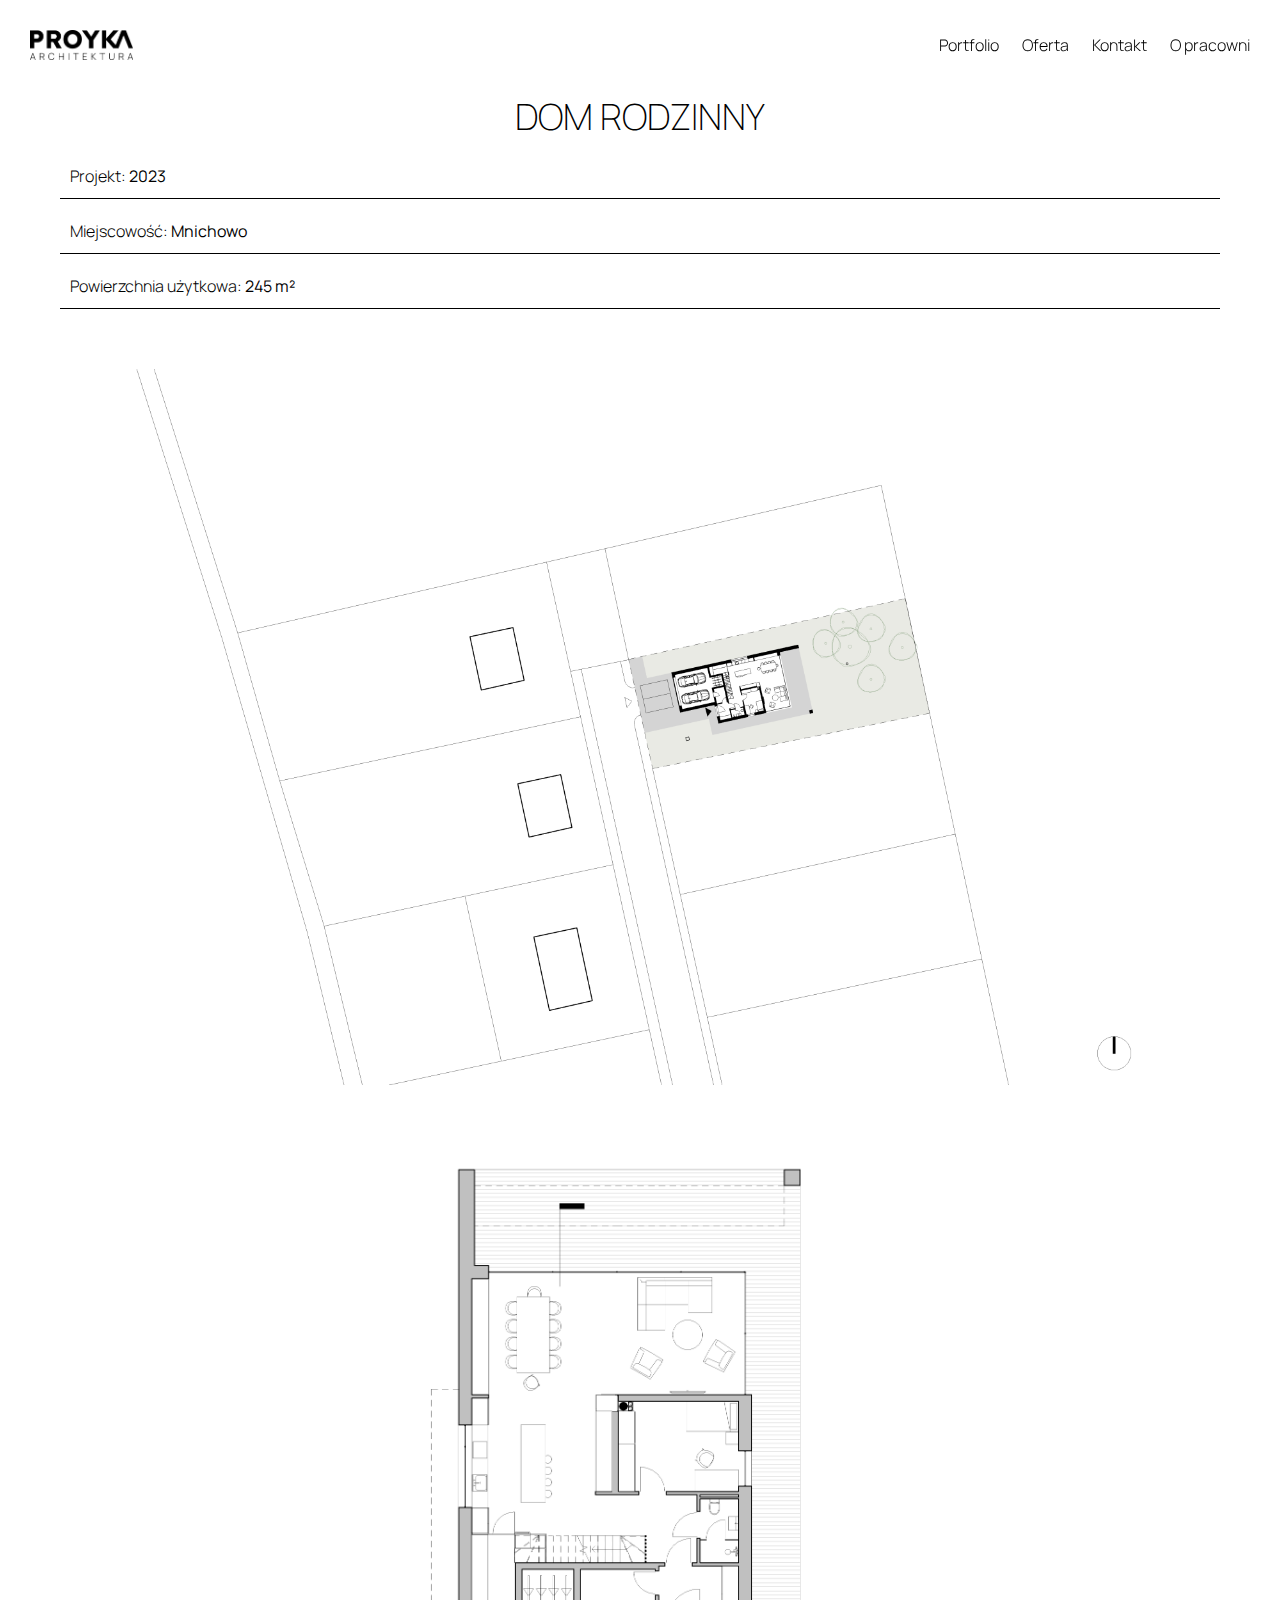
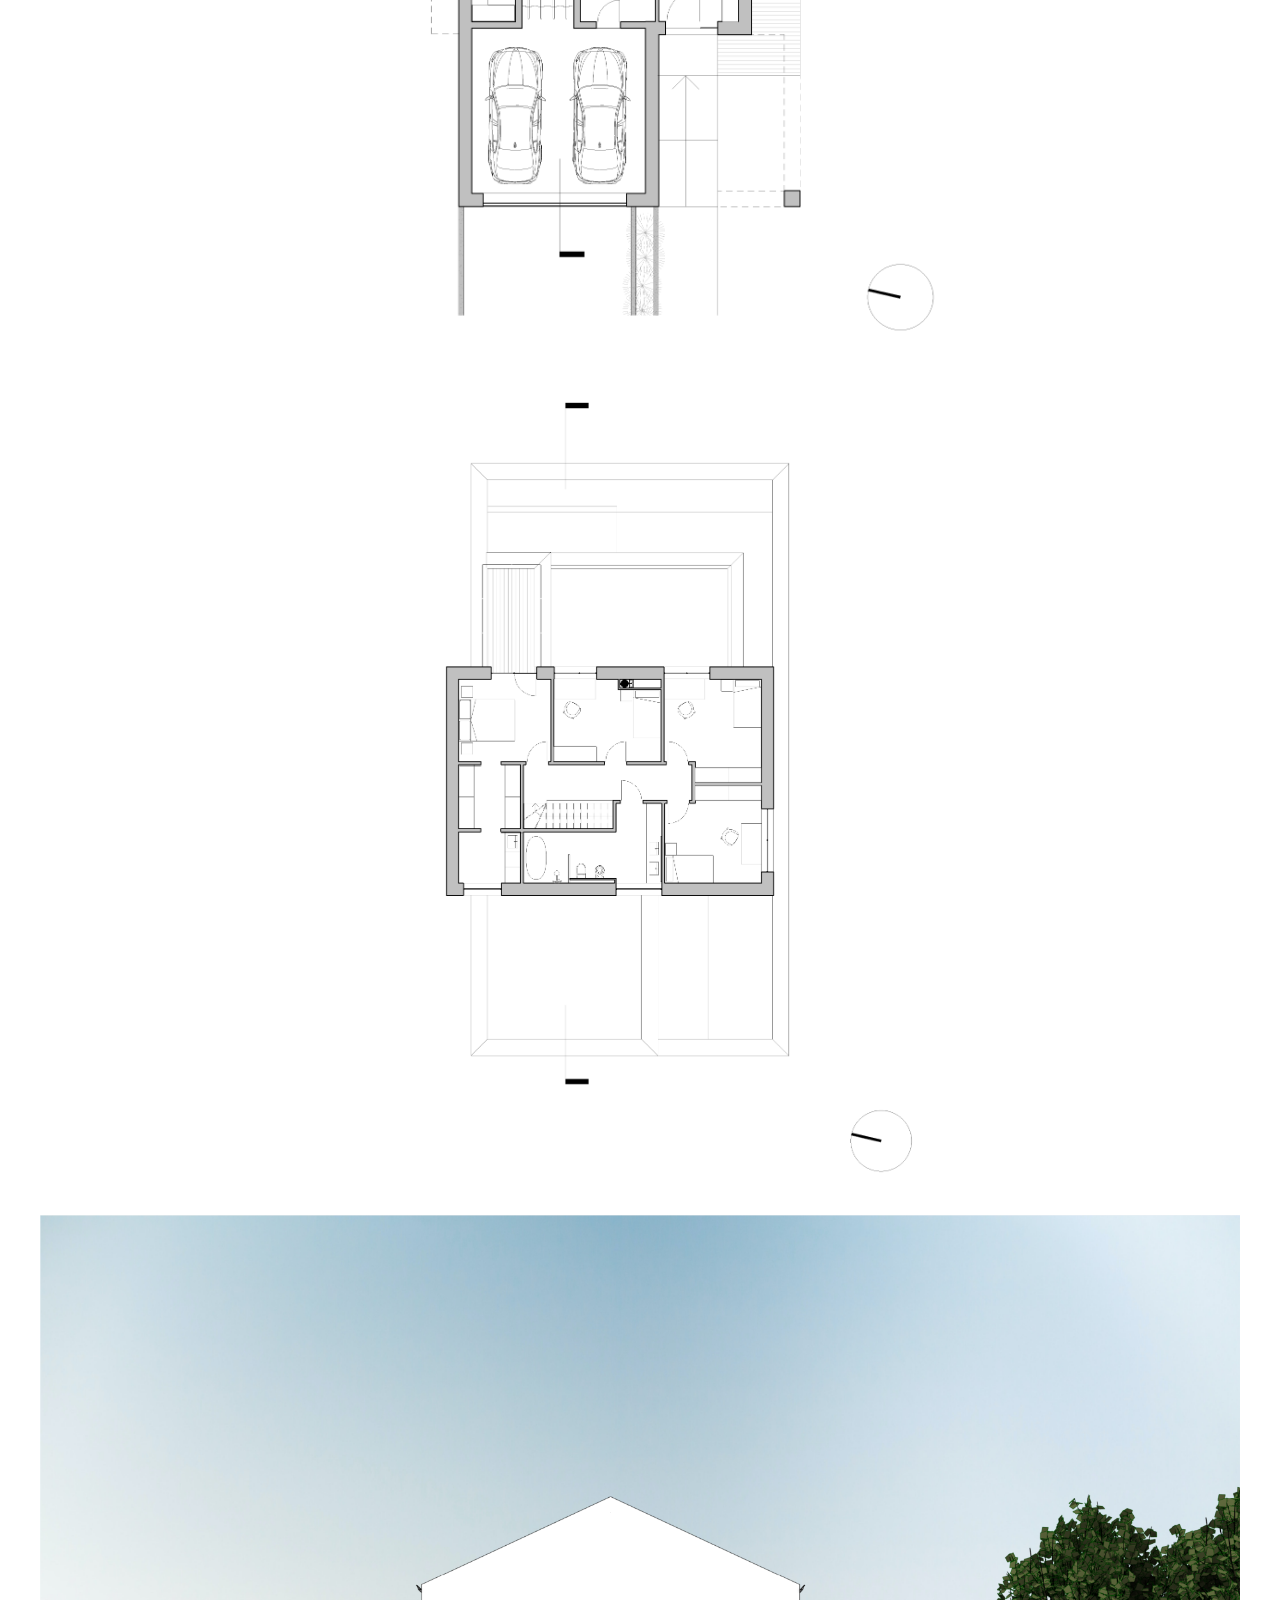
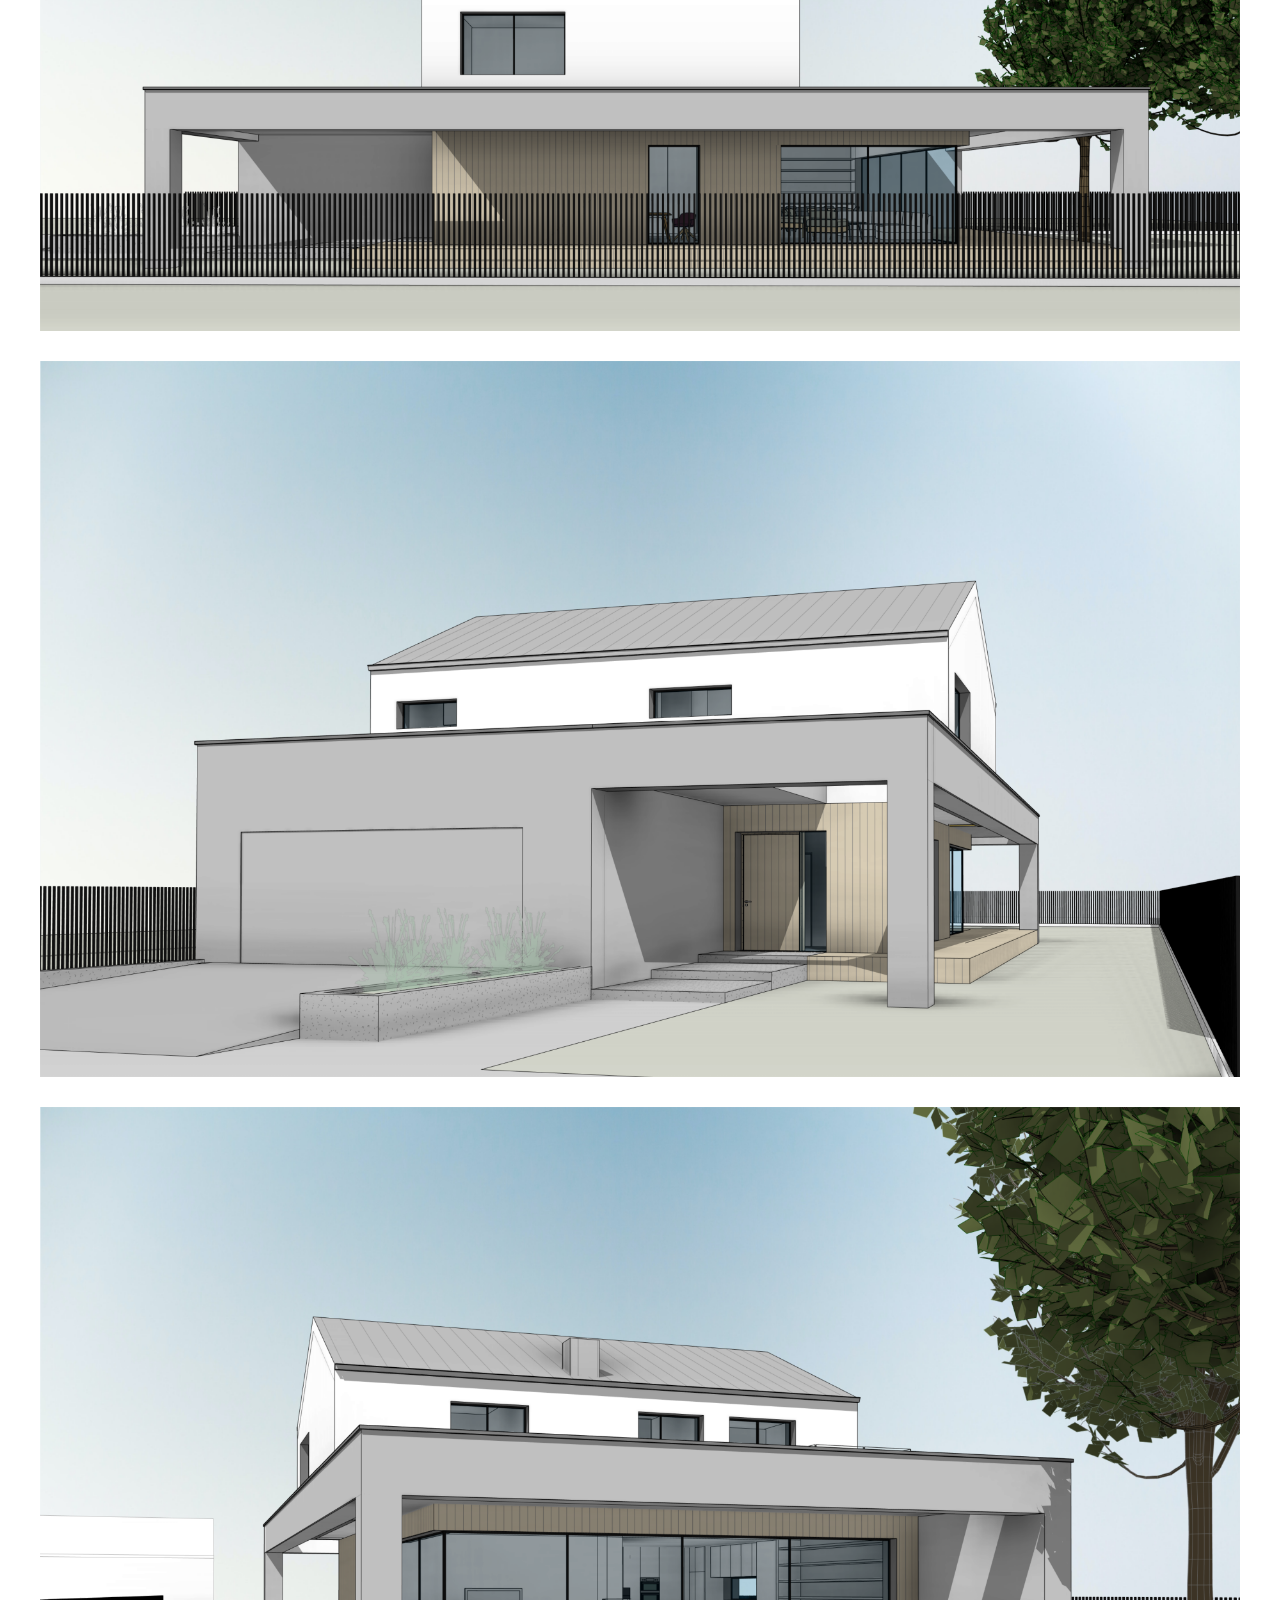
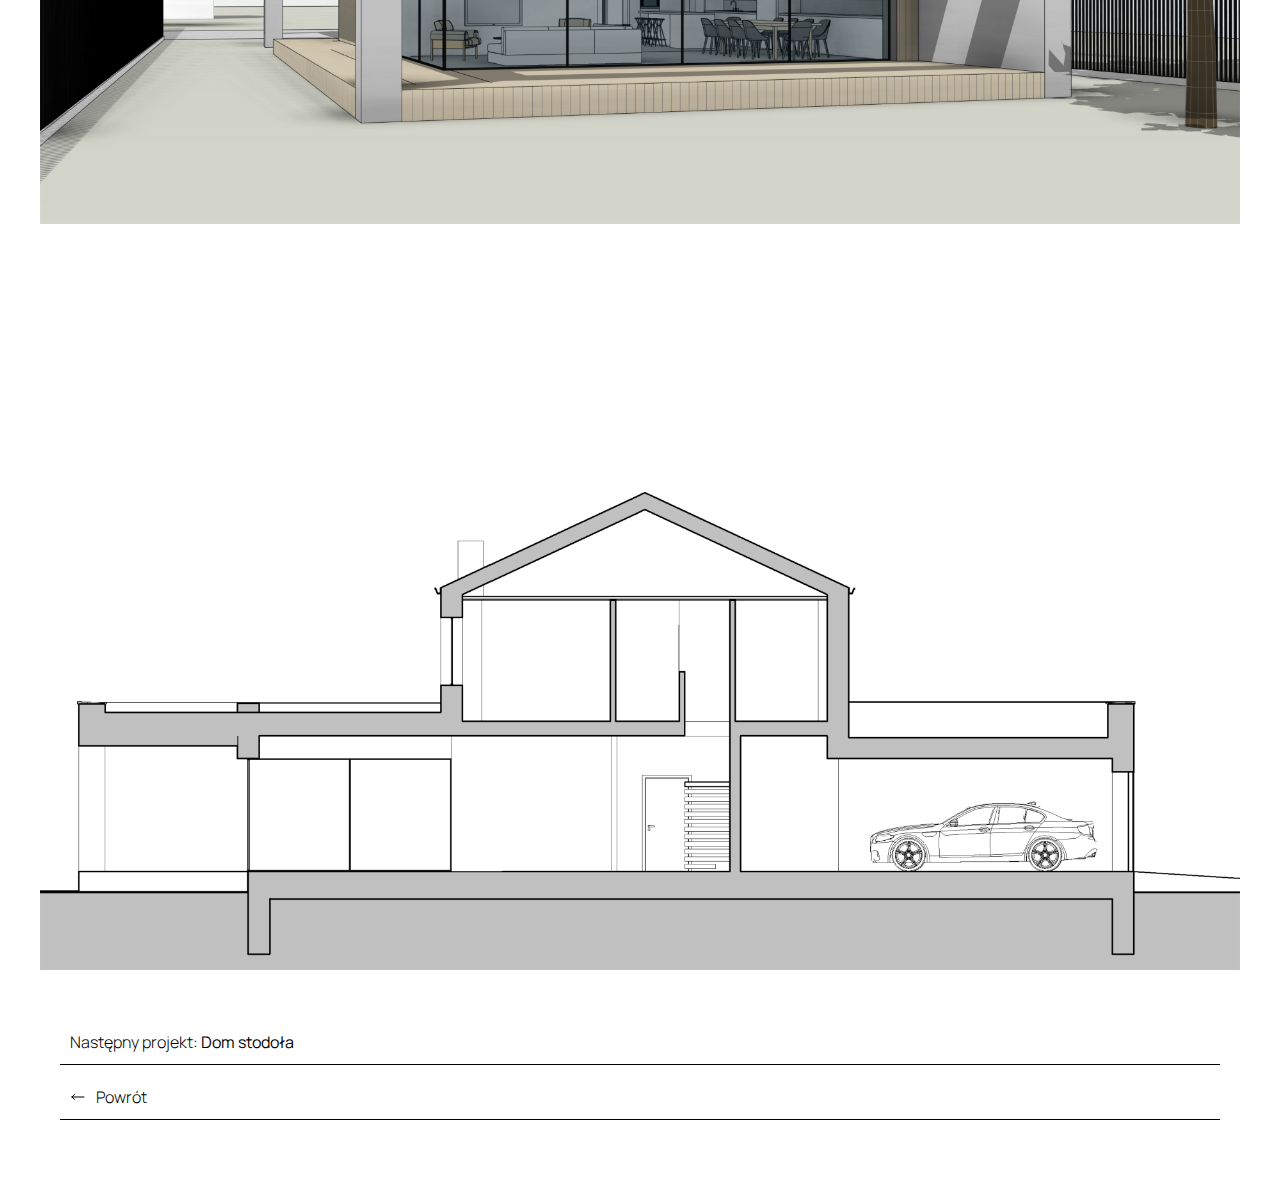
<file: mnichowo.html>
<!DOCTYPE html>
<html lang="pl">

<head>
    <meta charset="UTF-8">
    <meta http-equiv="X-UA-Compatible" content="IE=edge">
    <meta name="viewport" content="width=device-width, initial-scale=1.0">
    <link rel="stylesheet" href="reset.css" />
    <link rel="stylesheet" href="main.css?v=1.0.8" />
    <title>Dom rodzinny - Biuro Projektowe | Pracownia architektoniczna | Poznań, Gniezno | PROYKA</title>
    <meta name="description" content="Biuro architektoniczne PROYKA oferuje kompleksową obsługę w zakresie
    pełnobranżowych projektów m.in. budynków mieszkalnych, usługowych, wnętrz, przebudów.
    " />

    <meta property="og:url" content="https://proyka.pl" />
    <meta property="og:type" content="website" />
    <meta property="og:title" content="PROYKA - Dom rodzinny" />
    <meta property="og:description"
        content="Biuro architektoniczne oferujące nietuzinkowe projekty dla inwestorów indywidualnych oraz komercyjnych" />
    <meta property="og:image" content="https://proyka.pl/projects/mnichowo.png" />

    <meta property="twitter:card" content="summary_large_image" />
    <meta property="twitter:domain" content="proyka.pl" />
    <meta property="twitter:url" content="https://proyka.pl" />
    <meta property="twitter:title" content="PROYKA - Dom rodzinny" />
    <meta property="twitter:description"
        content="Biuro architektoniczne oferujące nietuzinkowe projekty dla inwestorów indywidualnych oraz komercyjnych" />
    <meta property="twitter:image" content="https://proyka.pl/projects/mnichowo.png" />
    <script defer data-domain="proyka.pl" src="https://plausible.io/js/script.js"></script>
    <link rel="icon" type="image/png" href="favicon.png">
</head>

<body>
    <nav>
        <a href="index.html">
            <img src="logo-new-1x.png" srcset="logo-new-1x.png 1x, logo-new-2x.png 2x" alt="PROYKA" />
        </a>
        <div class="grow"></div>
        <ul>
            <li>
                <a href="index.html#portfolio">Portfolio</a>
                <a href="index.html#offer">Oferta</a>
                <a href="index.html#contact">Kontakt</a>
                <a href="index.html#about">O pracowni</a>
            </li>
        </ul>
    </nav>
    <div id="wrapper">
        <div class="section">
            <h3>Dom rodzinny</h3>
            <ul>
                <li>Projekt: <strong>2023</strong></li>
                <li>Miejscowość: <strong>Mnichowo</strong></li>
                <li>Powierzchnia użytkowa: <strong>245 m²</strong></li>
            </ul>
        </div>
        <div id="project">
            <img src="projects/mnichowo/01.png" loading="lazy" class="project-max-h" />
            <img src="projects/mnichowo/02.png" loading="lazy" class="project-max-h" />
            <img src="projects/mnichowo/03.png" loading="lazy" class="project-max-h" />
            <img src="projects/mnichowo/04.png" loading="lazy" />
            <img src="projects/mnichowo/05.png" loading="lazy" />
            <img src="projects/mnichowo/06.png" loading="lazy" />
            <img src="projects/mnichowo/07.png" loading="lazy" />
        </div>
        <div class="section">
            <ul>
                <li>
                    <a href="kobierzyce.html">
                        Następny projekt:&nbsp;<strong>Dom stodoła</strong>
                    </a>
                </li>
                <li>
                    <a href="index.html">
                        <svg xmlns="http://www.w3.org/2000/svg" fill="none" viewBox="0 0 24 24" stroke-width="1.5"
                            stroke="currentColor" style="width: 16px; height: 16px;">
                            <path stroke-linecap="round" stroke-linejoin="round"
                                d="M6.75 15.75L3 12m0 0l3.75-3.75M3 12h18" />
                        </svg>

                        Powrót
                    </a>
                </li>
            </ul>
        </div>
    </div>
</body>

</html>
</file>
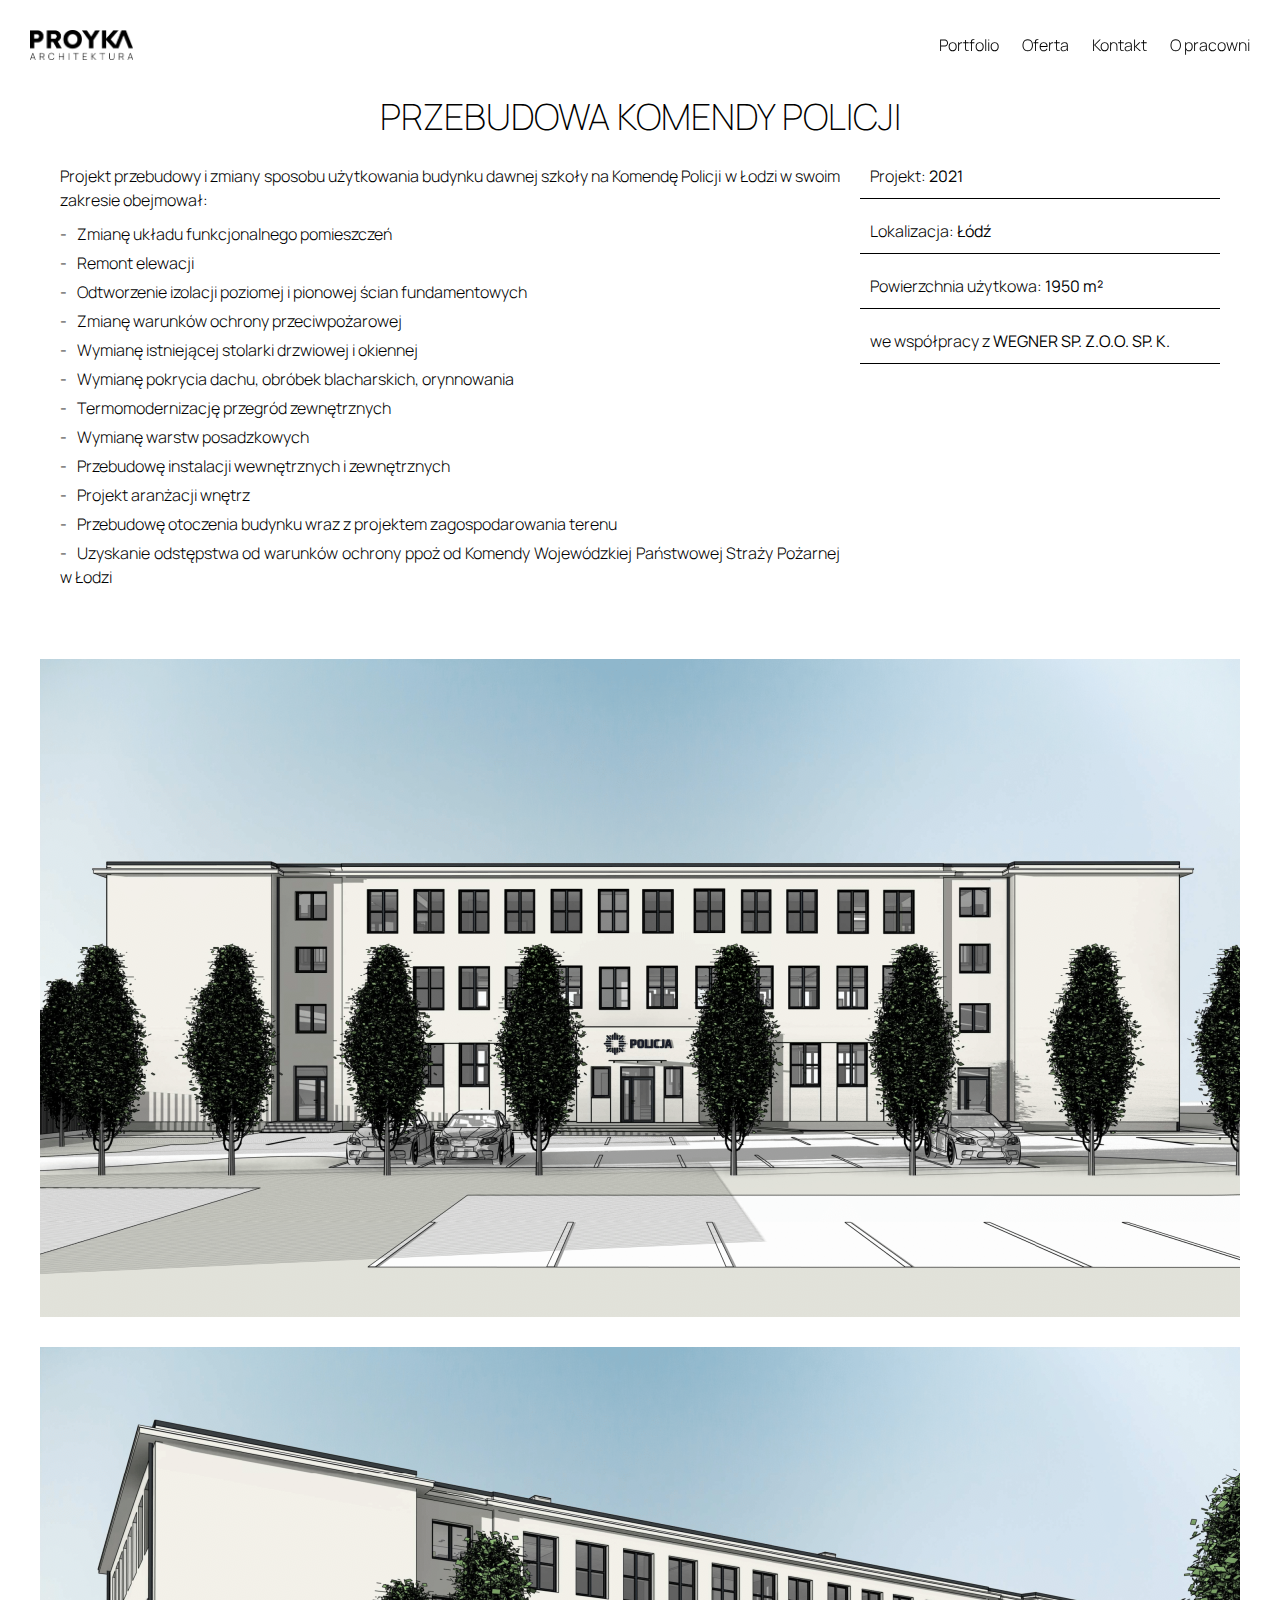
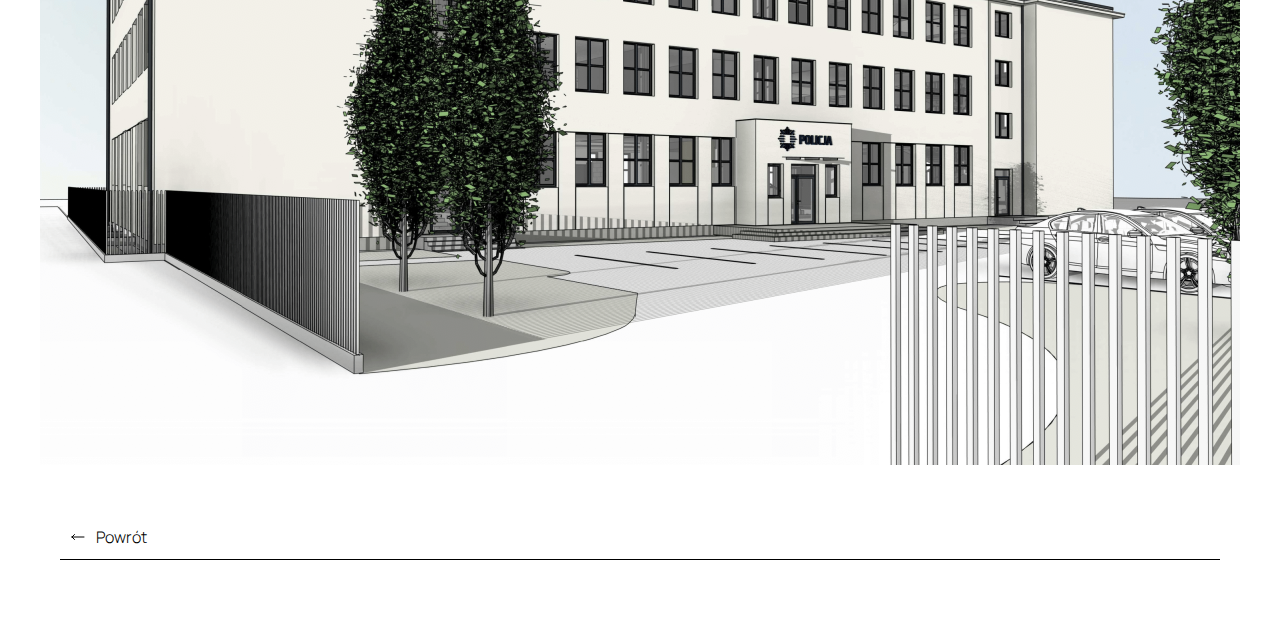
<file: police.html>
<!DOCTYPE html>
<html lang="pl">

<head>
    <meta charset="UTF-8">
    <meta http-equiv="X-UA-Compatible" content="IE=edge">
    <meta name="viewport" content="width=device-width, initial-scale=1.0">
    <link rel="stylesheet" href="reset.css" />
    <link rel="stylesheet" href="main.css?v=1.0.8" />
    <title>Przebudowa komendy Policji - Biuro Projektowe | Pracownia architektoniczna | Poznań, Gniezno | PROYKA</title>
    <meta name="description" content="Biuro architektoniczne PROYKA oferuje kompleksową obsługę w zakresie
    pełnobranżowych projektów m.in. budynków mieszkalnych, usługowych, wnętrz, przebudów.
    " />

    <meta property="og:url" content="https://proyka.pl" />
    <meta property="og:type" content="website" />
    <meta property="og:title" content="PROYKA - Przebudowa komendy policji" />
    <meta property="og:description"
        content="Biuro architektoniczne oferujące nietuzinkowe projekty dla inwestorów indywidualnych oraz komercyjnych" />
    <meta property="og:image" content="https://proyka.pl/projects/police.png" />

    <meta property="twitter:card" content="summary_large_image" />
    <meta property="twitter:domain" content="proyka.pl" />
    <meta property="twitter:url" content="https://proyka.pl" />
    <meta property="twitter:title" content="PROYKA - Przebudowa komendy policji" />
    <meta property="twitter:description"
        content="Biuro architektoniczne oferujące nietuzinkowe projekty dla inwestorów indywidualnych oraz komercyjnych" />
    <meta property="twitter:image" content="https://proyka.pl/projects/police.png" />
    <script defer data-domain="proyka.pl" src="https://plausible.io/js/script.js"></script>
    <link rel="icon" type="image/png" href="favicon.png">
</head>

<body>
    <nav>
        <a href="index.html">
            <img src="logo-new-1x.png" srcset="logo-new-1x.png 1x, logo-new-2x.png 2x" alt="PROYKA" />
        </a>
        <div class="grow"></div>
        <ul>
            <li>
                <a href="index.html#portfolio">Portfolio</a>
                <a href="index.html#offer">Oferta</a>
                <a href="index.html#contact">Kontakt</a>
                <a href="index.html#about">O pracowni</a>
            </li>
        </ul>
    </nav>
    <div id="wrapper">
        <div class="section">
            <h3>Przebudowa komendy Policji</h3>


            <div class="flex gap">
                <div class="grow description">
                    <p>
                        Projekt przebudowy i zmiany sposobu użytkowania budynku dawnej szkoły na Komendę Policji w Łodzi
                        w swoim zakresie obejmował:


                    <ul>
                        <li>Zmianę układu funkcjonalnego pomieszczeń
                        </li>
                        <li>Remont elewacji
                        </li>
                        <li>Odtworzenie izolacji poziomej i pionowej ścian fundamentowych
                        </li>
                        <li>Zmianę warunków ochrony przeciwpożarowej
                        </li>
                        <li>Wymianę istniejącej stolarki drzwiowej i okiennej
                        </li>
                        <li>Wymianę pokrycia dachu, obróbek blacharskich, orynnowania
                        </li>
                        <li>Termomodernizację przegród zewnętrznych
                        </li>
                        <li>Wymianę warstw posadzkowych
                        </li>
                        <li>Przebudowę instalacji wewnętrznych i zewnętrznych
                        </li>
                        <li>Projekt aranżacji wnętrz
                        </li>
                        <li>Przebudowę otoczenia budynku wraz z projektem zagospodarowania terenu
                        </li>
                        <li>Uzyskanie odstępstwa od warunków ochrony ppoż od Komendy Wojewódzkiej Państwowej Straży
                            Pożarnej w Łodzi
                        </li>

                    </ul>

                    </p>

                </div>
                <div style="min-width: 360px;">
                    <ul>
                        <li>Projekt: <strong>2021</strong></li>
                        <li>Lokalizacja: <strong>Łódź</strong></li>
                        <li>Powierzchnia użytkowa: <strong>1950 m²</strong></li>
                        <li>we współpracy z <strong>WEGNER SP. Z.O.O. SP. K.</strong></li>
                    </ul>
                </div>
            </div>




        </div>
        <div id="project">
            <img src="projects/police/01.png" loading="lazy" />
            <img src="projects/police/02.png" loading="lazy" />
        </div>
        <div class="section">
            <ul>
                <!-- <li>
                    <a href="police.html">
                        Następny projekt:&nbsp;<strong>Przebudowa komendy Policji</strong>
                    </a>
                </li> -->
                <li>
                    <a href="index.html">
                        <svg xmlns="http://www.w3.org/2000/svg" fill="none" viewBox="0 0 24 24" stroke-width="1.5"
                            stroke="currentColor" style="width: 16px; height: 16px;">
                            <path stroke-linecap="round" stroke-linejoin="round"
                                d="M6.75 15.75L3 12m0 0l3.75-3.75M3 12h18" />
                        </svg>

                        Powrót
                    </a>
                </li>
            </ul>
        </div>
    </div>
</body>

</html>
</file>
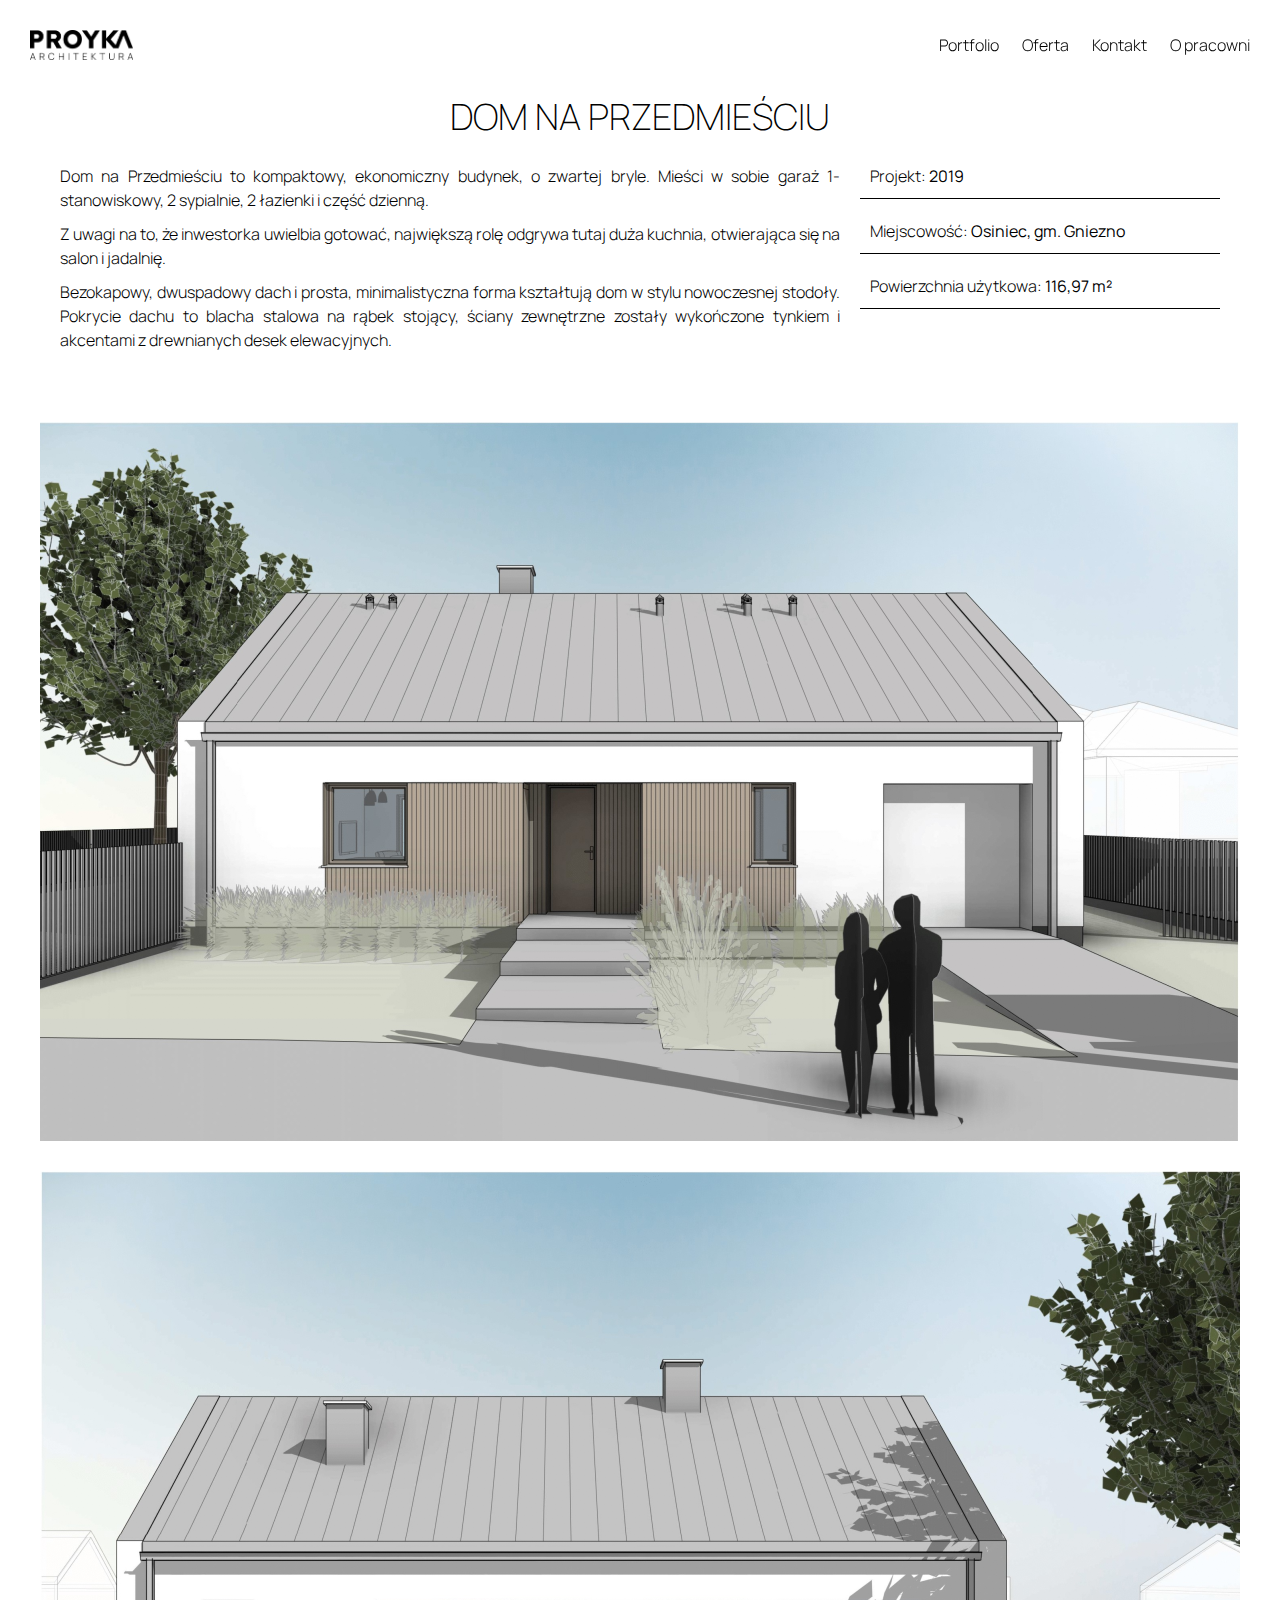
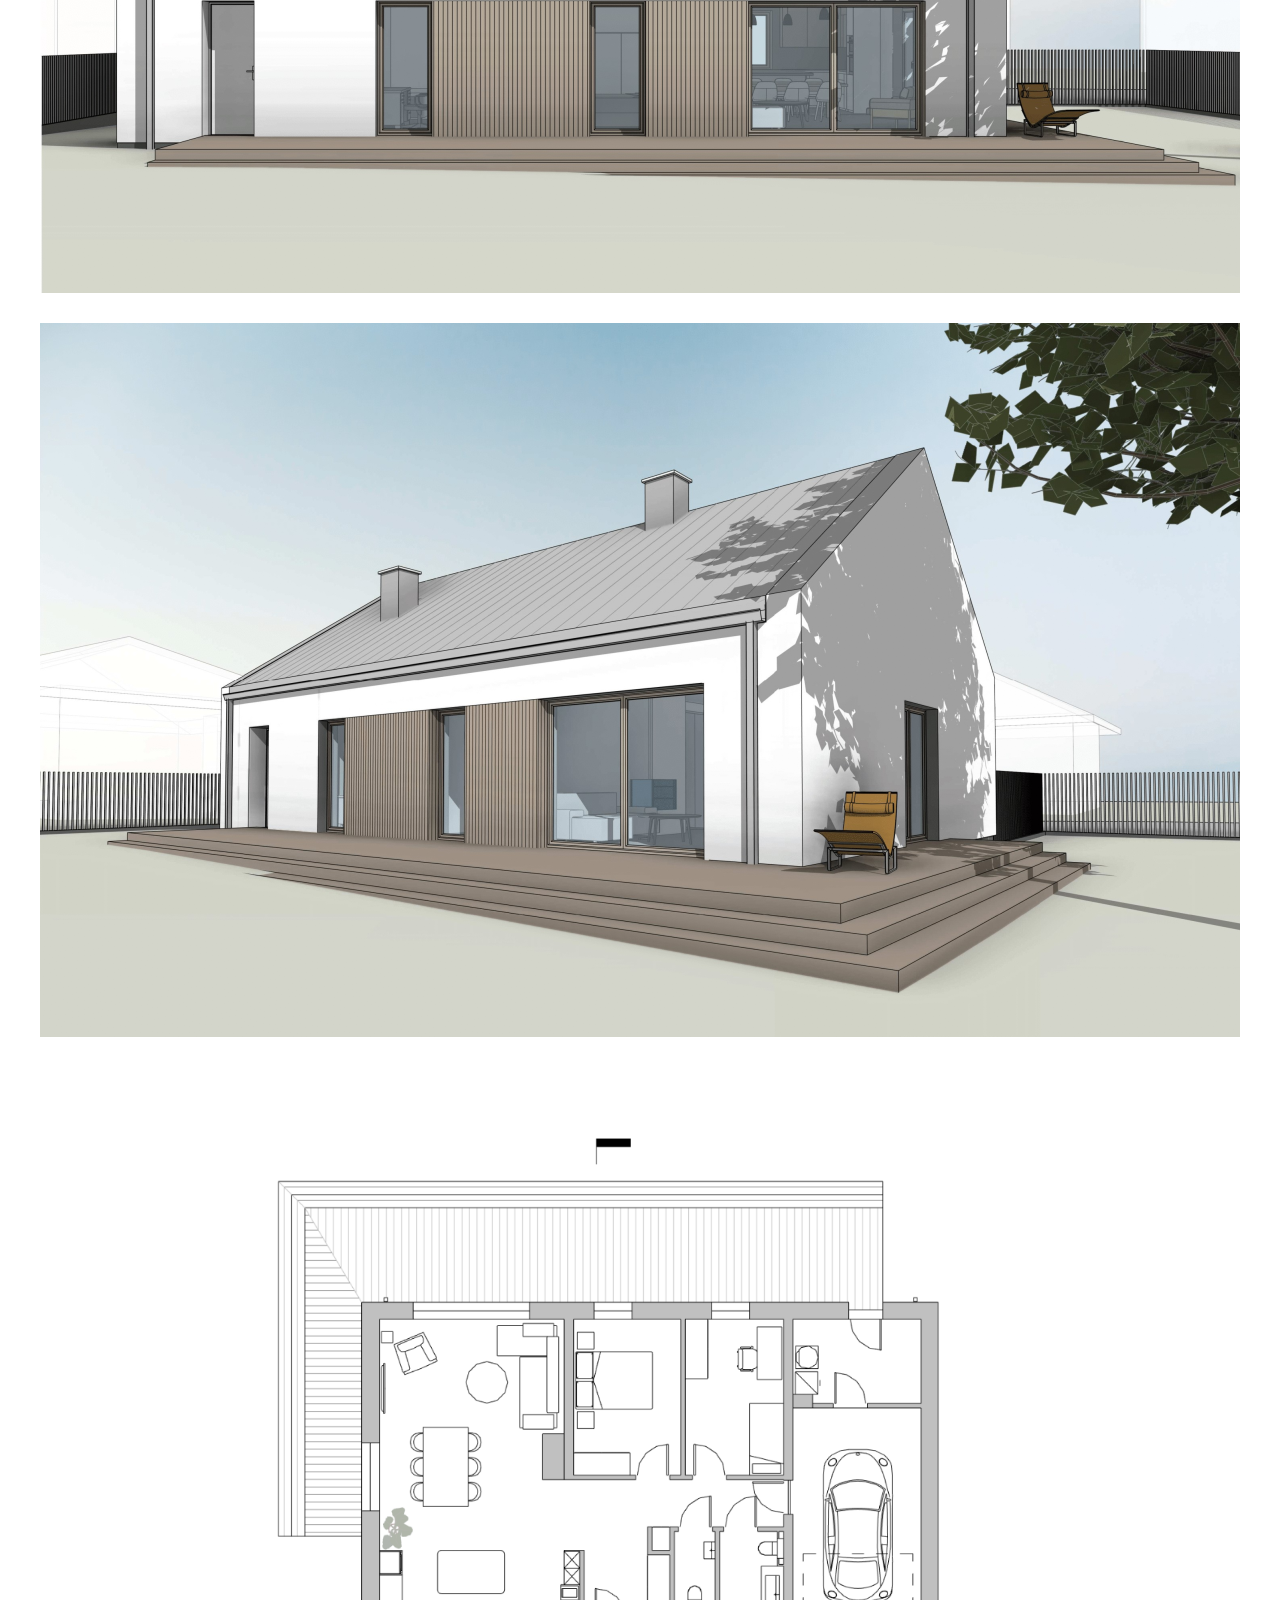
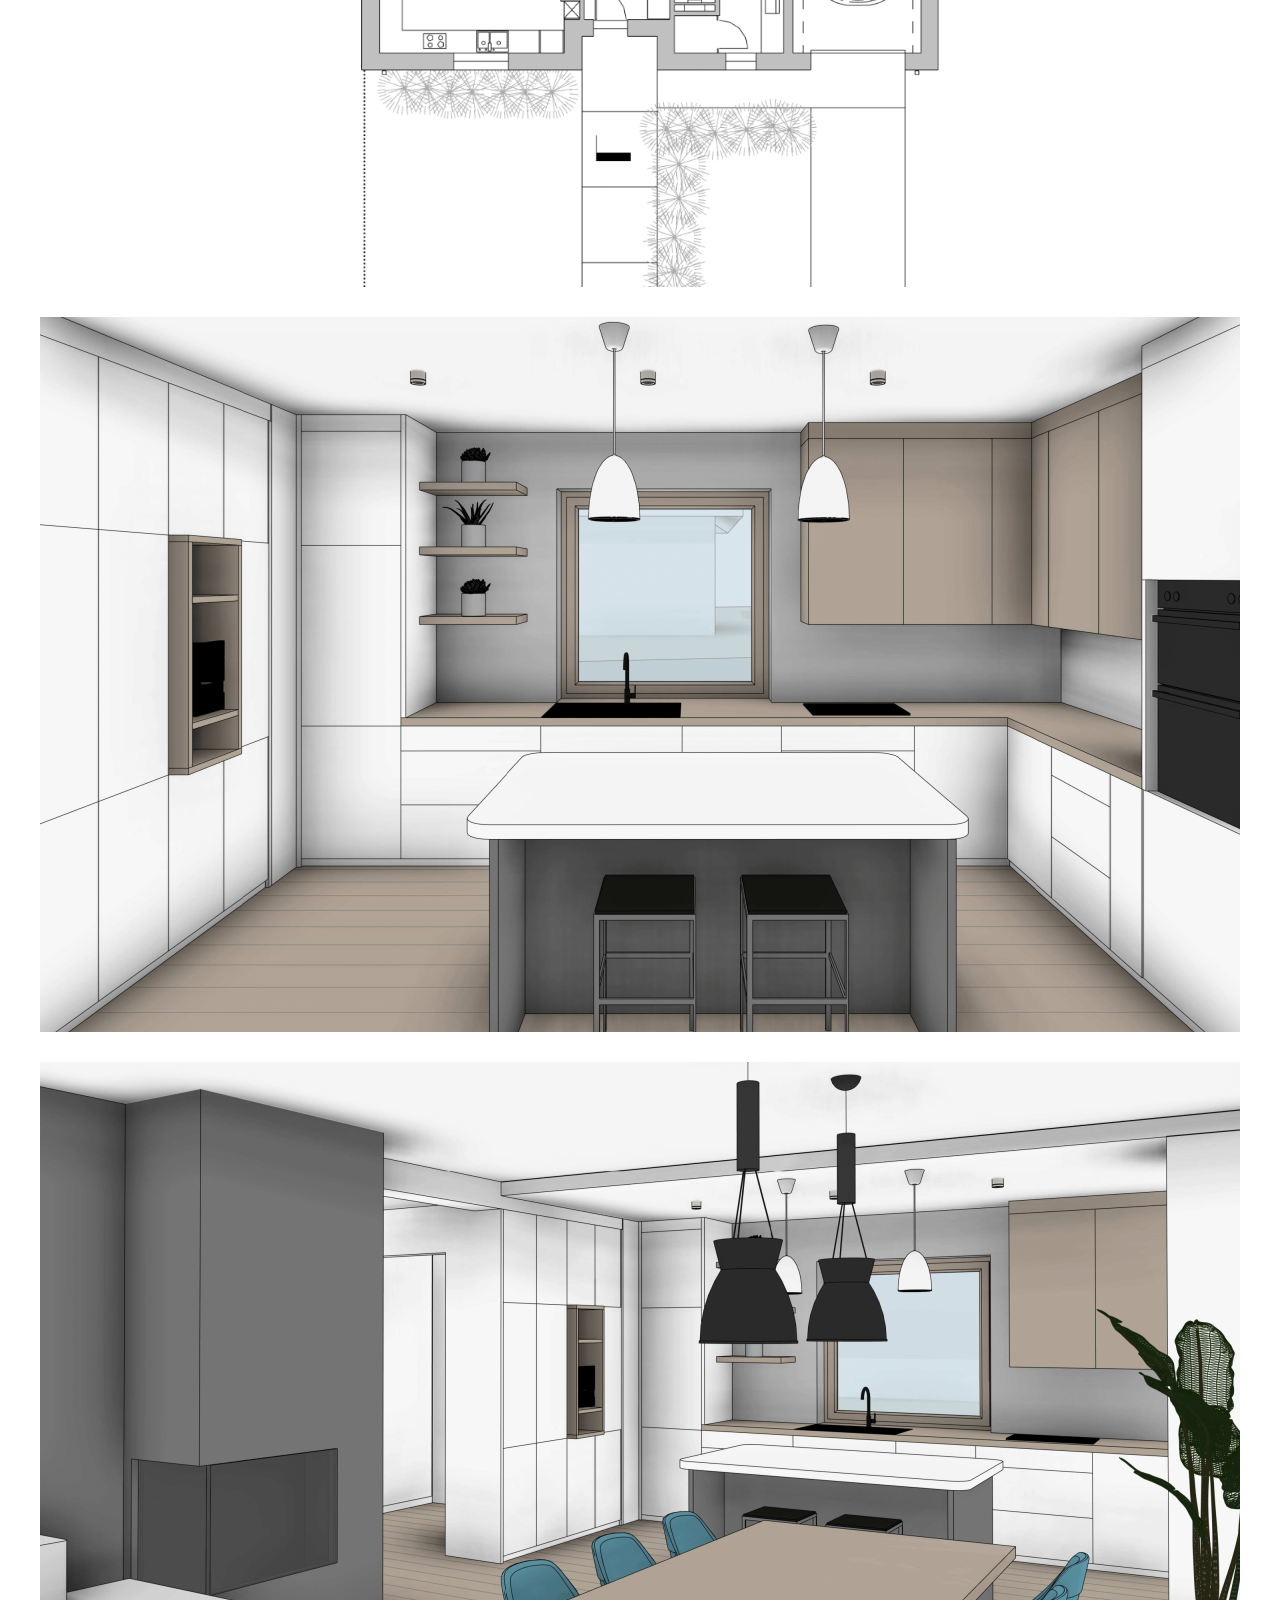
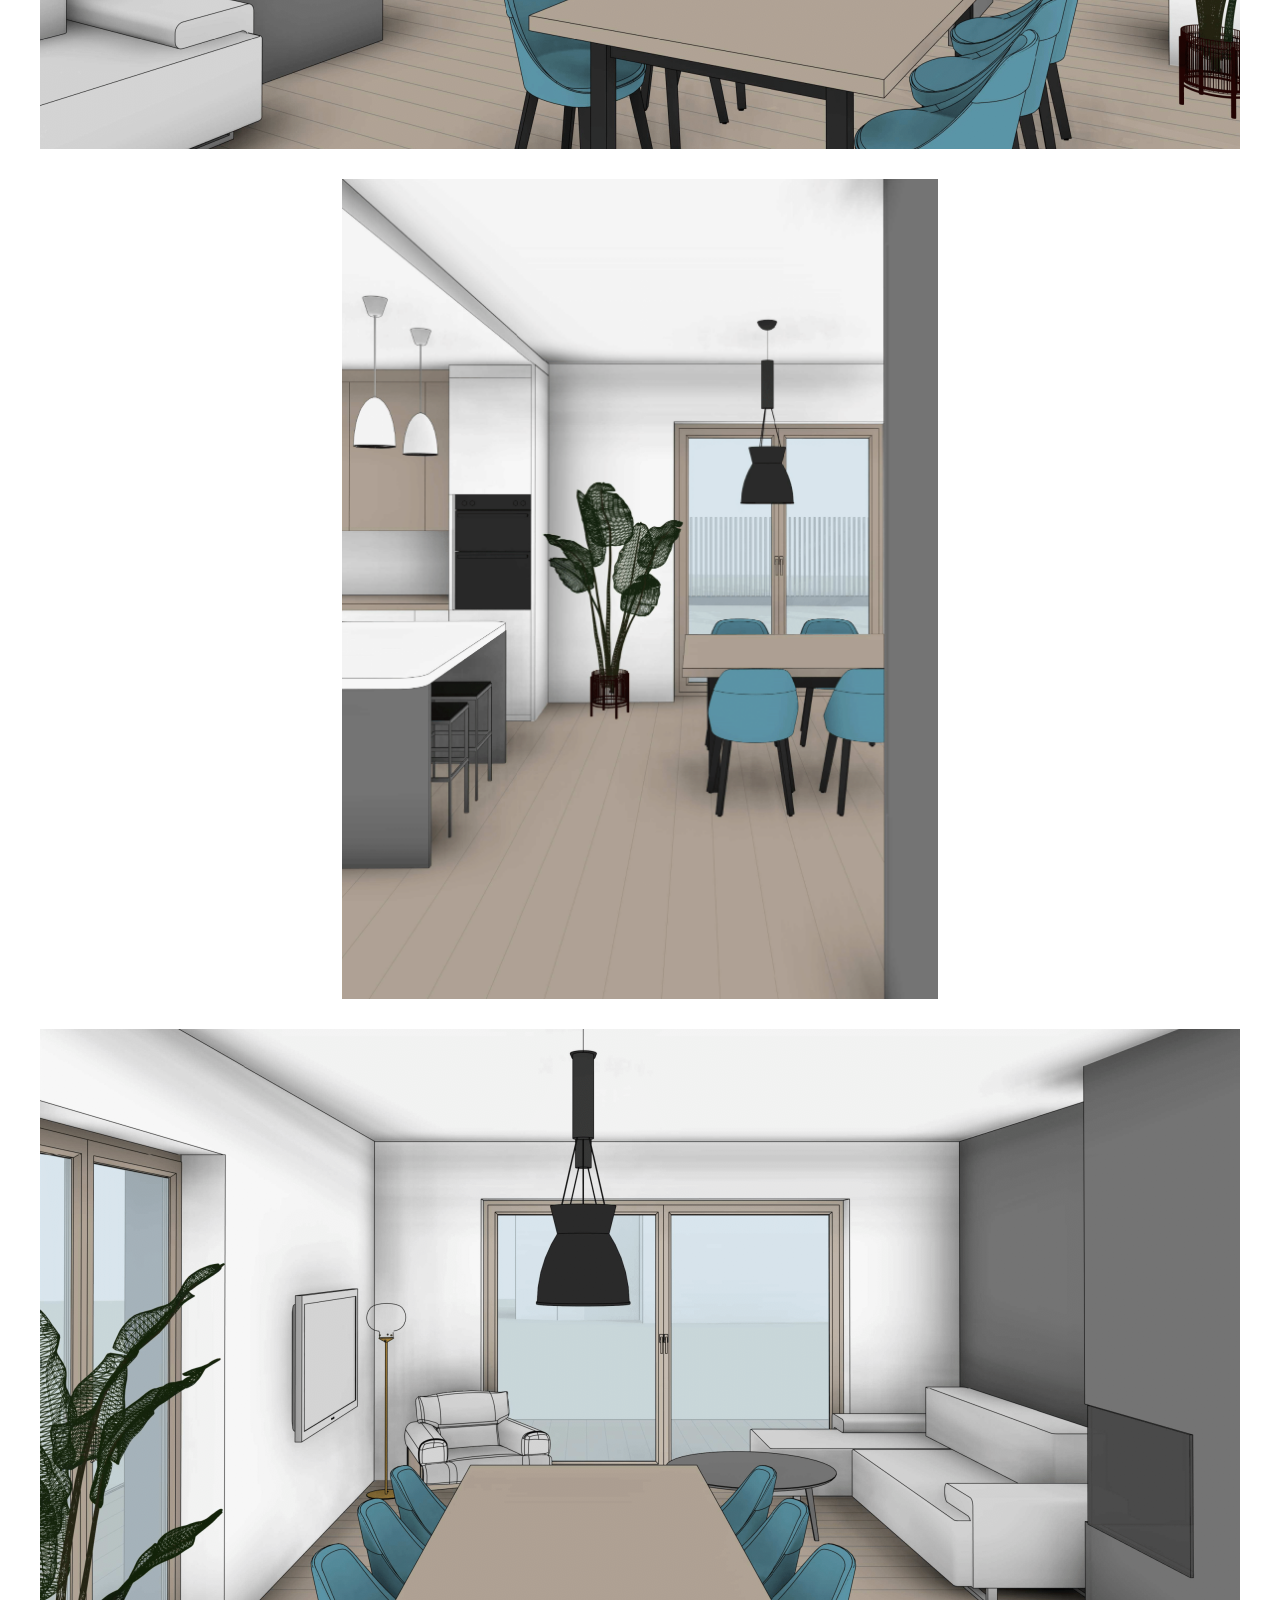
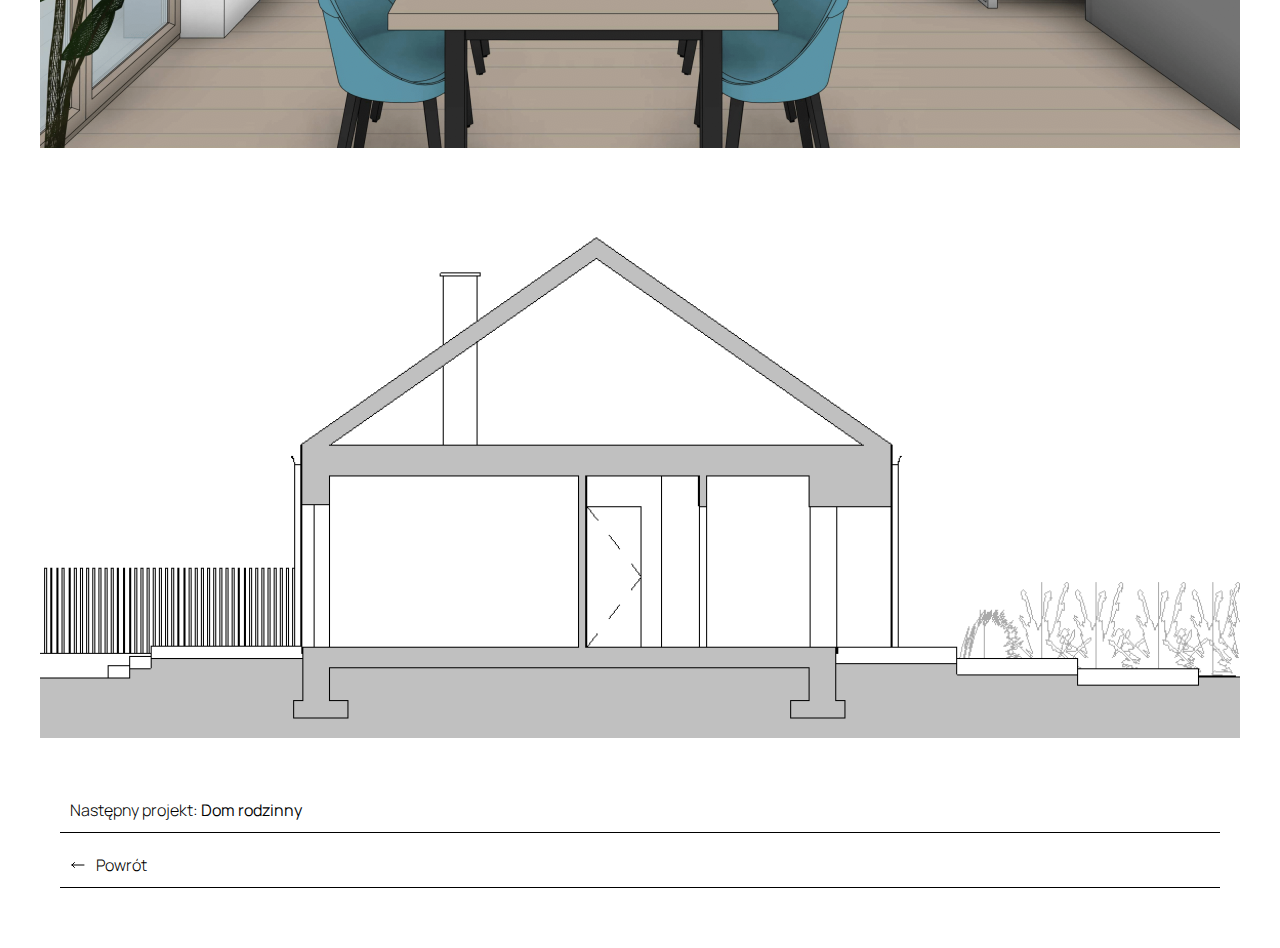
<file: przedmiescie.html>
<!DOCTYPE html>
<html lang="pl">

<head>
    <meta charset="UTF-8">
    <meta http-equiv="X-UA-Compatible" content="IE=edge">
    <meta name="viewport" content="width=device-width, initial-scale=1.0">
    <link rel="stylesheet" href="reset.css" />
    <link rel="stylesheet" href="main.css?v=1.0.8" />
    <title>Dom na Przedmieściu - Biuro Projektowe | Pracownia architektoniczna | Poznań, Gniezno | PROYKA</title>
    <meta name="description" content="Biuro architektoniczne PROYKA oferuje kompleksową obsługę w zakresie
    pełnobranżowych projektów m.in. budynków mieszkalnych, usługowych, wnętrz, przebudów.
    " />

    <meta property="og:url" content="https://proyka.pl" />
    <meta property="og:type" content="website" />
    <meta property="og:title" content="PROYKA - Dom na Przedmieściu" />
    <meta property="og:description"
        content="Biuro architektoniczne oferujące nietuzinkowe projekty dla inwestorów indywidualnych oraz komercyjnych" />
    <meta property="og:image" content="https://proyka.pl/projects/przedmiescie.png" />

    <meta property="twitter:card" content="summary_large_image" />
    <meta property="twitter:domain" content="proyka.pl" />
    <meta property="twitter:url" content="https://proyka.pl" />
    <meta property="twitter:title" content="PROYKA - Dom na Przedmieściu" />
    <meta property="twitter:description"
        content="Biuro architektoniczne oferujące nietuzinkowe projekty dla inwestorów indywidualnych oraz komercyjnych" />
    <meta property="twitter:image" content="https://proyka.pl/projects/przedmiescie.png" />
    <script defer data-domain="proyka.pl" src="https://plausible.io/js/script.js"></script>
    <link rel="icon" type="image/png" href="favicon.png">
</head>

<body>
    <nav>
        <a href="index.html">
            <img src="logo-new-1x.png" srcset="logo-new-1x.png 1x, logo-new-2x.png 2x" alt="PROYKA" />
        </a>
        <div class="grow"></div>
        <ul>
            <li>
                <a href="index.html#portfolio">Portfolio</a>
                <a href="index.html#offer">Oferta</a>
                <a href="index.html#contact">Kontakt</a>
                <a href="index.html#about">O pracowni</a>
            </li>
        </ul>
    </nav>
    <div id="wrapper">
        <div class="section">
            <h3>Dom na Przedmieściu</h3>



            <div class="flex gap">
                <div class="grow description">
                    <p>
                        Dom na Przedmieściu to kompaktowy, ekonomiczny budynek, o zwartej bryle. Mieści w sobie garaż
                        1-stanowiskowy, 2 sypialnie, 2 łazienki i część dzienną.

                    </p>
                    <p>
                        Z uwagi na to, że inwestorka uwielbia gotować, największą rolę odgrywa tutaj duża kuchnia,
                        otwierająca się na salon i jadalnię.
                    </p>
                    <p>
                        Bezokapowy, dwuspadowy dach i prosta, minimalistyczna forma kształtują dom w stylu nowoczesnej
                        stodoły. Pokrycie dachu to blacha stalowa na rąbek stojący, ściany zewnętrzne zostały wykończone
                        tynkiem i akcentami z drewnianych desek elewacyjnych.

                    </p>
                </div>
                <div style="min-width: 360px;">
                    <ul>
                        <li>Projekt: <strong>2019</strong></li>
                        <li>Miejscowość: <strong>Osiniec, gm. Gniezno</strong></li>
                        <li>Powierzchnia użytkowa: <strong>116,97 m²</strong></li>
                    </ul>
                </div>
            </div>




        </div>
        <div id="project">
            <img src="projects/przedmiescie/01.png" loading="lazy" />
            <img src="projects/przedmiescie/02.png" loading="lazy" />
            <img src="projects/przedmiescie/03.png" loading="lazy" />
            <img src="projects/przedmiescie/04.png" loading="lazy" class="project-max-h" />
            <img src="projects/przedmiescie/05.png" loading="lazy" />
            <img src="projects/przedmiescie/06.png" loading="lazy" />
            <img src="projects/przedmiescie/07.png" loading="lazy" class="project-max-h" />
            <img src="projects/przedmiescie/08.png" loading="lazy" />
            <img src="projects/przedmiescie/09.png" loading="lazy" />
        </div>
        <div class="section">
            <ul>
                <li>
                    <a href="mnichowo.html">
                        Następny projekt:&nbsp;<strong>Dom rodzinny</strong>
                    </a>
                </li>
                <li>
                    <a href="index.html">
                        <svg xmlns="http://www.w3.org/2000/svg" fill="none" viewBox="0 0 24 24" stroke-width="1.5"
                            stroke="currentColor" style="width: 16px; height: 16px;">
                            <path stroke-linecap="round" stroke-linejoin="round"
                                d="M6.75 15.75L3 12m0 0l3.75-3.75M3 12h18" />
                        </svg>

                        Powrót
                    </a>
                </li>
            </ul>
        </div>
    </div>
</body>

</html>
</file>
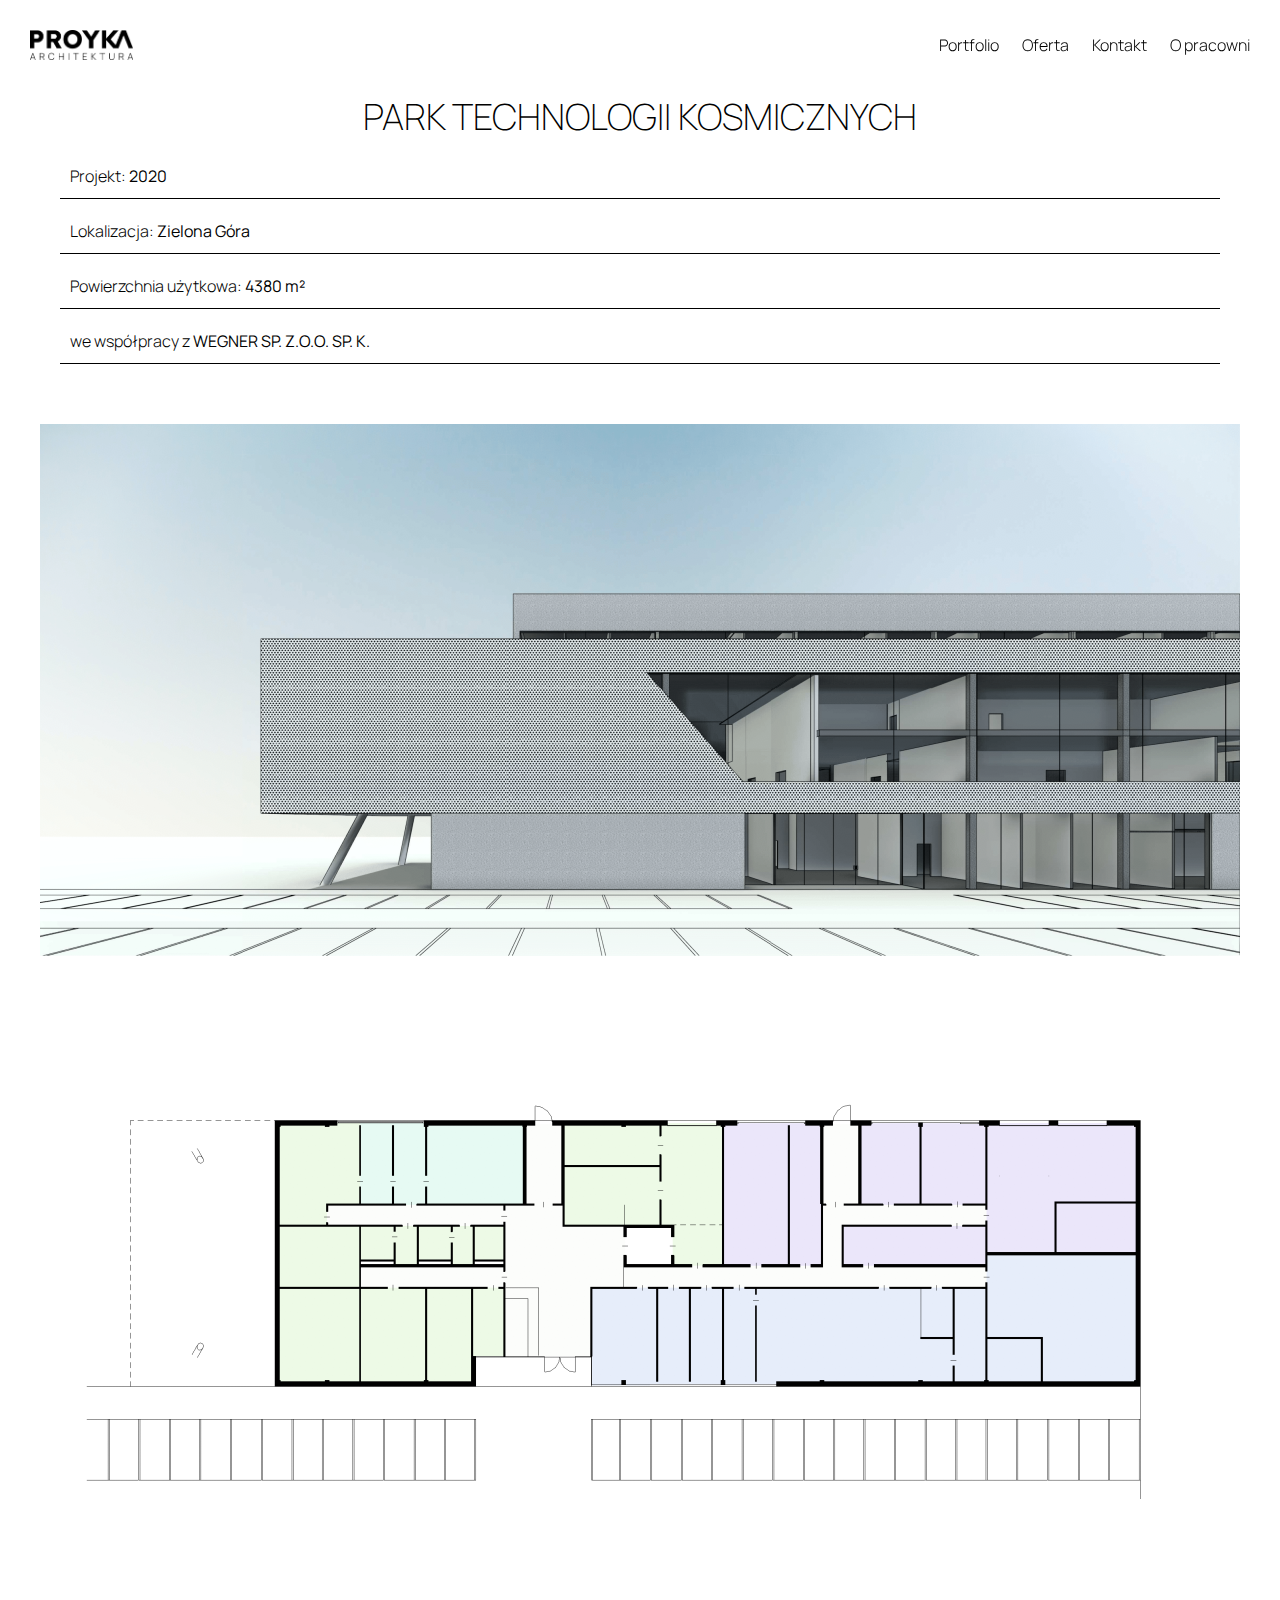
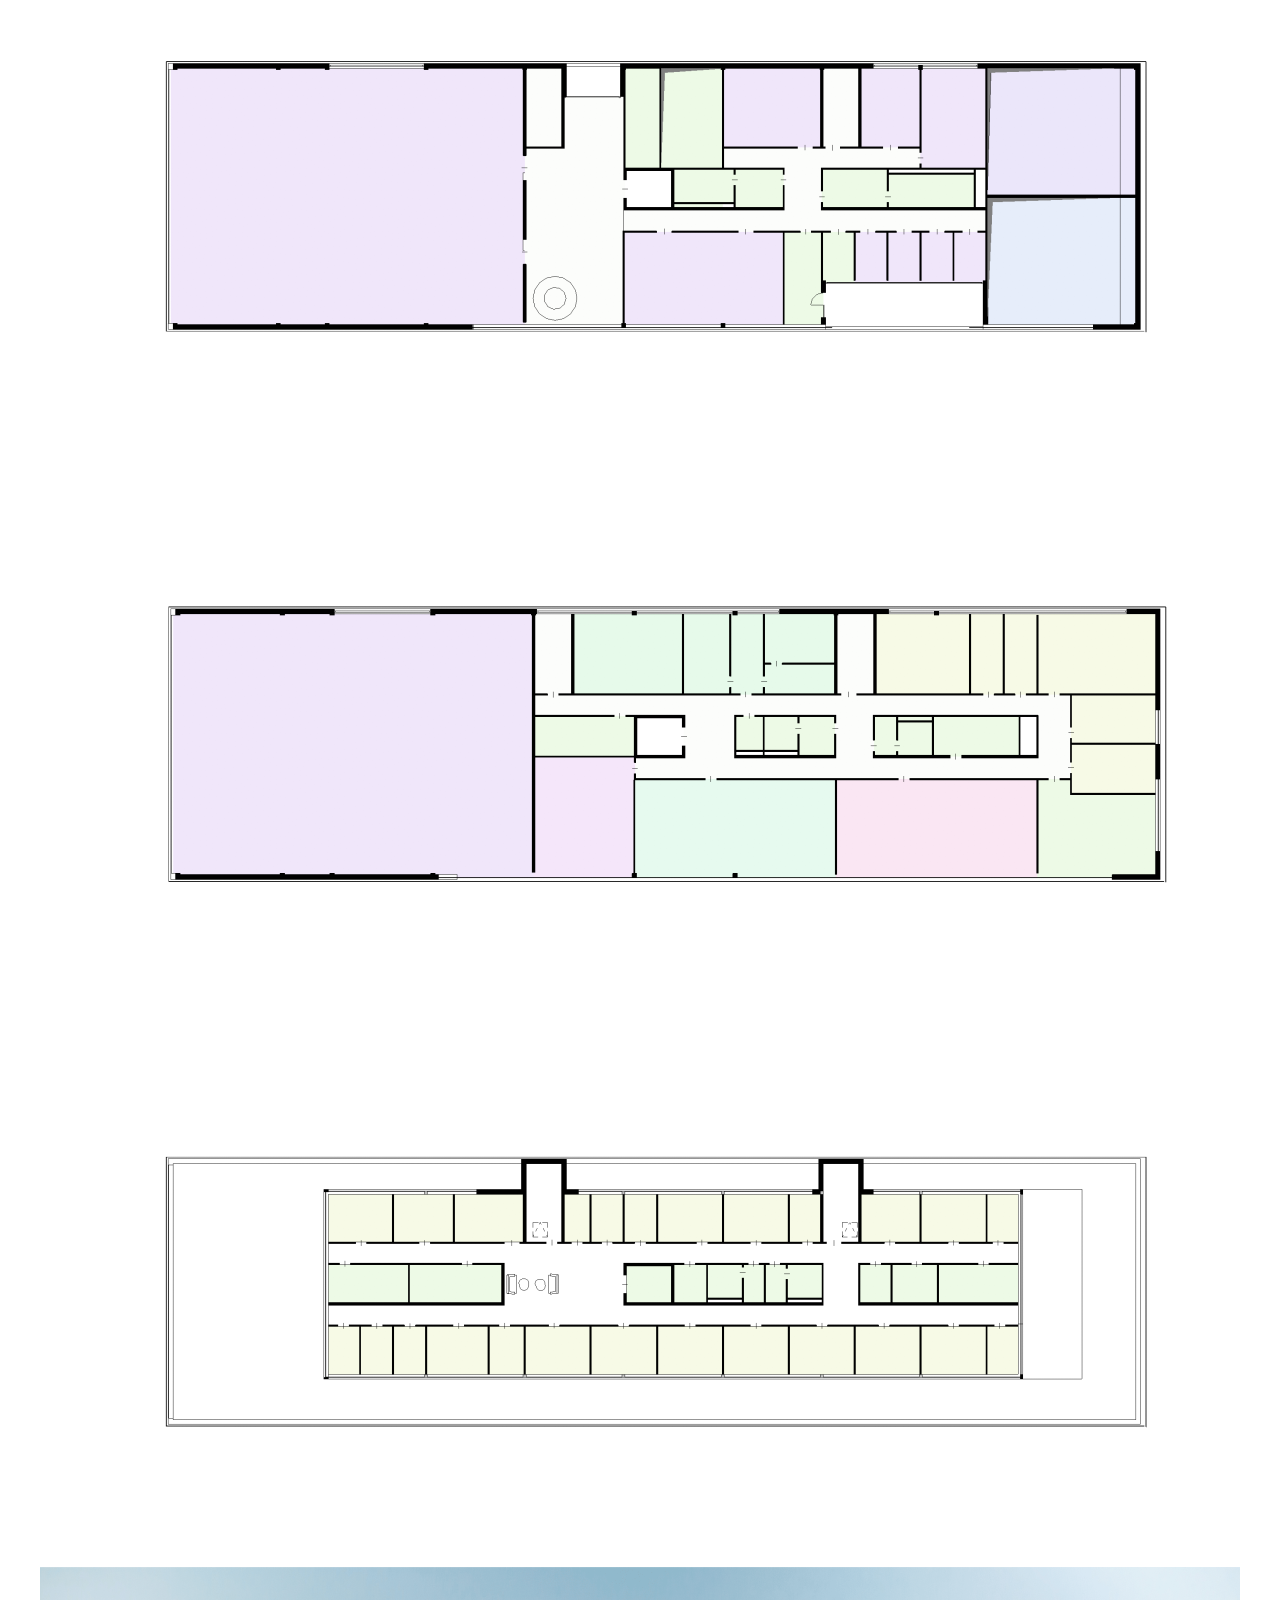
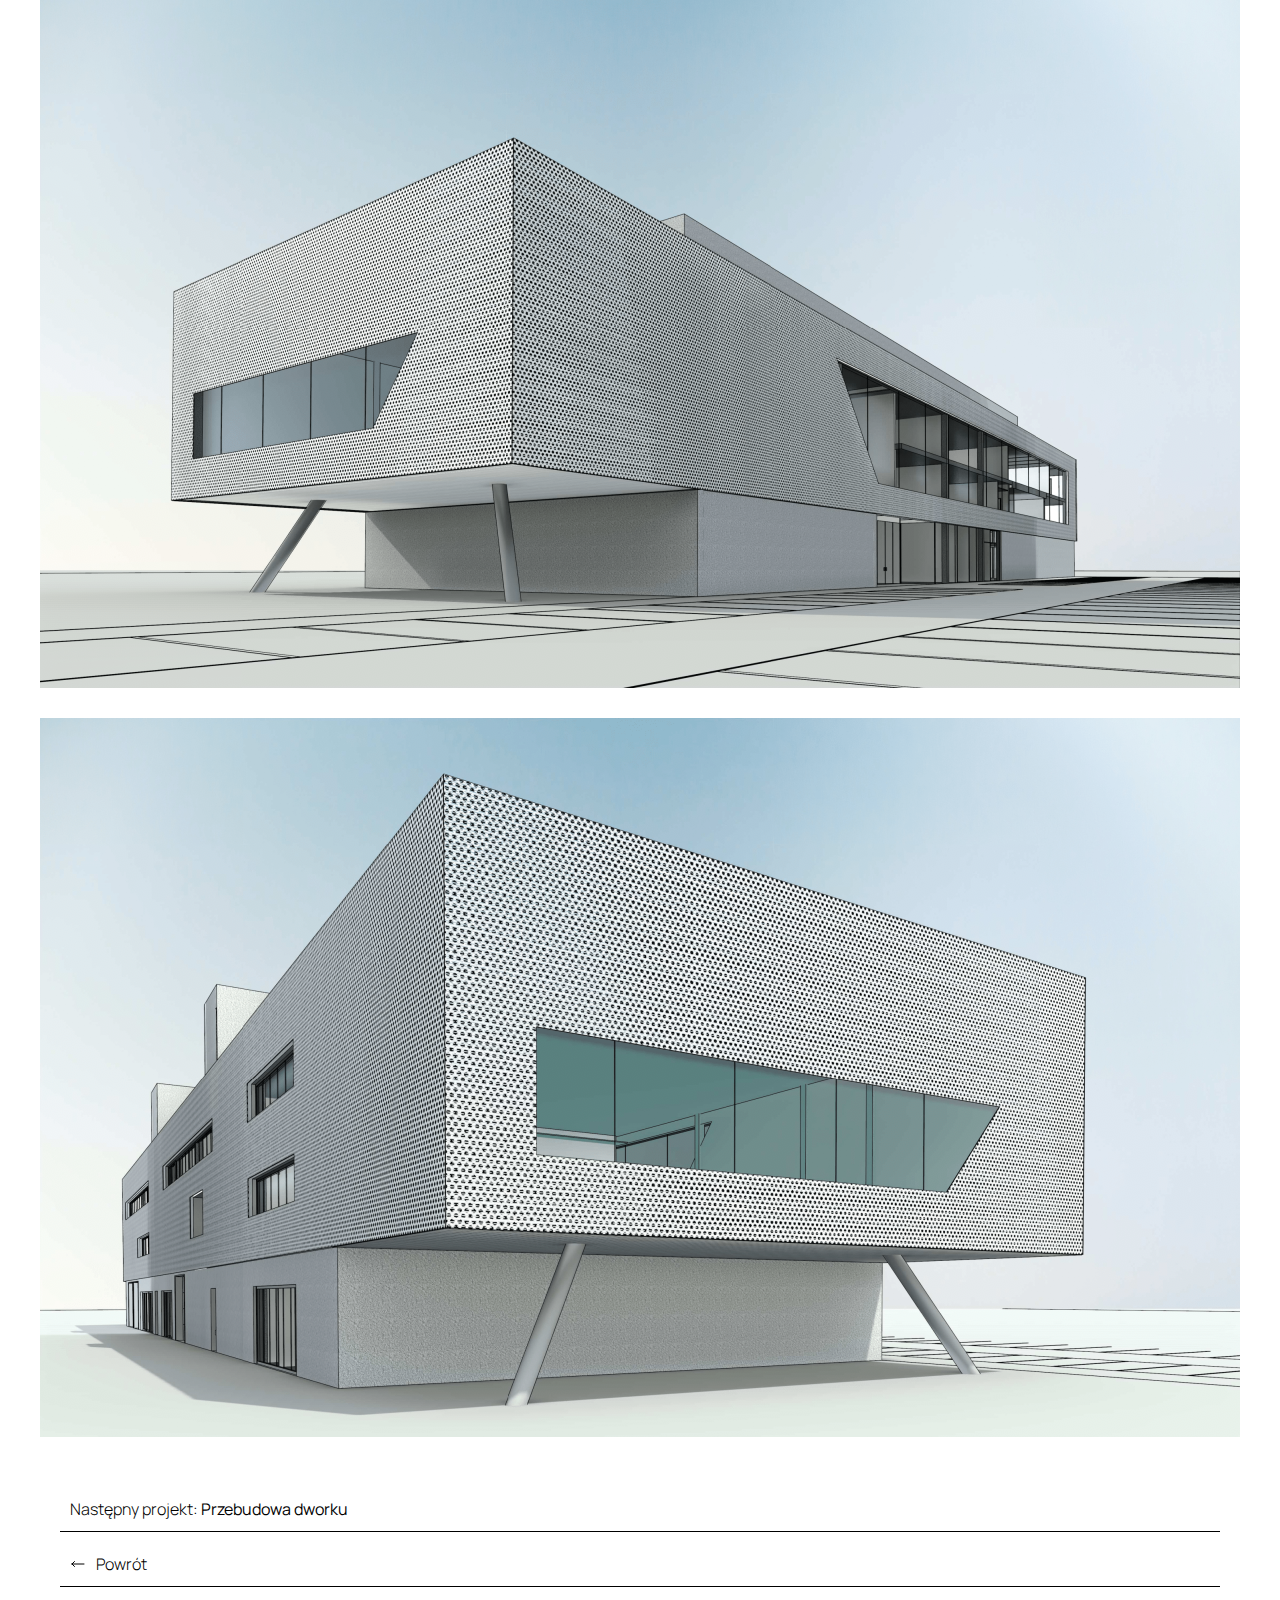
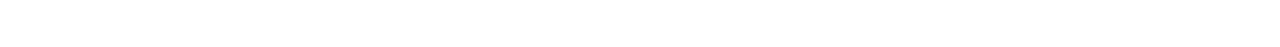
<file: ptk.html>
<!DOCTYPE html>
<html lang="pl">

<head>
    <meta charset="UTF-8">
    <meta http-equiv="X-UA-Compatible" content="IE=edge">
    <meta name="viewport" content="width=device-width, initial-scale=1.0">
    <link rel="stylesheet" href="reset.css" />
    <link rel="stylesheet" href="main.css?v=1.0.8" />
    <title>Park technologii kosmicznych - Biuro Projektowe | Pracownia architektoniczna | Poznań, Gniezno | PROYKA
    </title>
    <meta name="description" content="Biuro architektoniczne PROYKA oferuje kompleksową obsługę w zakresie
    pełnobranżowych projektów m.in. budynków mieszkalnych, usługowych, wnętrz, przebudów.
    " />

    <meta property="og:url" content="https://proyka.pl" />
    <meta property="og:type" content="website" />
    <meta property="og:title" content="PROYKA - Park technologii kosmicznych" />
    <meta property="og:description"
        content="Biuro architektoniczne oferujące nietuzinkowe projekty dla inwestorów indywidualnych oraz komercyjnych" />
    <meta property="og:image" content="https://proyka.pl/projects/ptk.png" />

    <meta property="twitter:card" content="summary_large_image" />
    <meta property="twitter:domain" content="proyka.pl" />
    <meta property="twitter:url" content="https://proyka.pl" />
    <meta property="twitter:title" content="PROYKA - Park technologii kosmicznych" />
    <meta property="twitter:description"
        content="Biuro architektoniczne oferujące nietuzinkowe projekty dla inwestorów indywidualnych oraz komercyjnych" />
    <meta property="twitter:image" content="https://proyka.pl/projects/ptk.png" />
    <script defer data-domain="proyka.pl" src="https://plausible.io/js/script.js"></script>
    <link rel="icon" type="image/png" href="favicon.png">
</head>

<body>
    <nav>
        <a href="index.html">
            <img src="logo-new-1x.png" srcset="logo-new-1x.png 1x, logo-new-2x.png 2x" alt="PROYKA" />
        </a>
        <div class="grow"></div>
        <ul>
            <li>
                <a href="index.html#portfolio">Portfolio</a>
                <a href="index.html#offer">Oferta</a>
                <a href="index.html#contact">Kontakt</a>
                <a href="index.html#about">O pracowni</a>
            </li>
        </ul>
    </nav>
    <div id="wrapper">
        <div class="section">
            <h3>Park technologii kosmicznych</h3>
            <ul>
                <li>Projekt: <strong>2020</strong></li>
                <li>Lokalizacja: <strong>Zielona Góra</strong></li>
                <li>Powierzchnia użytkowa: <strong>4380 m²</strong></li>
                <li>we współpracy z <strong>WEGNER SP. Z.O.O. SP. K.</strong></li>
            </ul>
        </div>
        <div id="project">
            <img src="projects/ptk/01.png" loading="lazy" />
            <img src="projects/ptk/02.png" loading="lazy" />
            <img src="projects/ptk/03.png" loading="lazy" />
            <img src="projects/ptk/04.png" loading="lazy" />
            <img src="projects/ptk/05.png" loading="lazy" />
            <img src="projects/ptk/06.png" loading="lazy" />
            <img src="projects/ptk/07.png" loading="lazy" />
        </div>
        <div class="section">
            <ul>
                <li>
                    <a href="uniejow.html">
                        Następny projekt:&nbsp;<strong>Przebudowa dworku</strong>
                    </a>
                </li>
                <li>
                    <a href="index.html">
                        <svg xmlns="http://www.w3.org/2000/svg" fill="none" viewBox="0 0 24 24" stroke-width="1.5"
                            stroke="currentColor" style="width: 16px; height: 16px;">
                            <path stroke-linecap="round" stroke-linejoin="round"
                                d="M6.75 15.75L3 12m0 0l3.75-3.75M3 12h18" />
                        </svg>

                        Powrót
                    </a>
                </li>
            </ul>
        </div>
    </div>
</body>

</html>
</file>
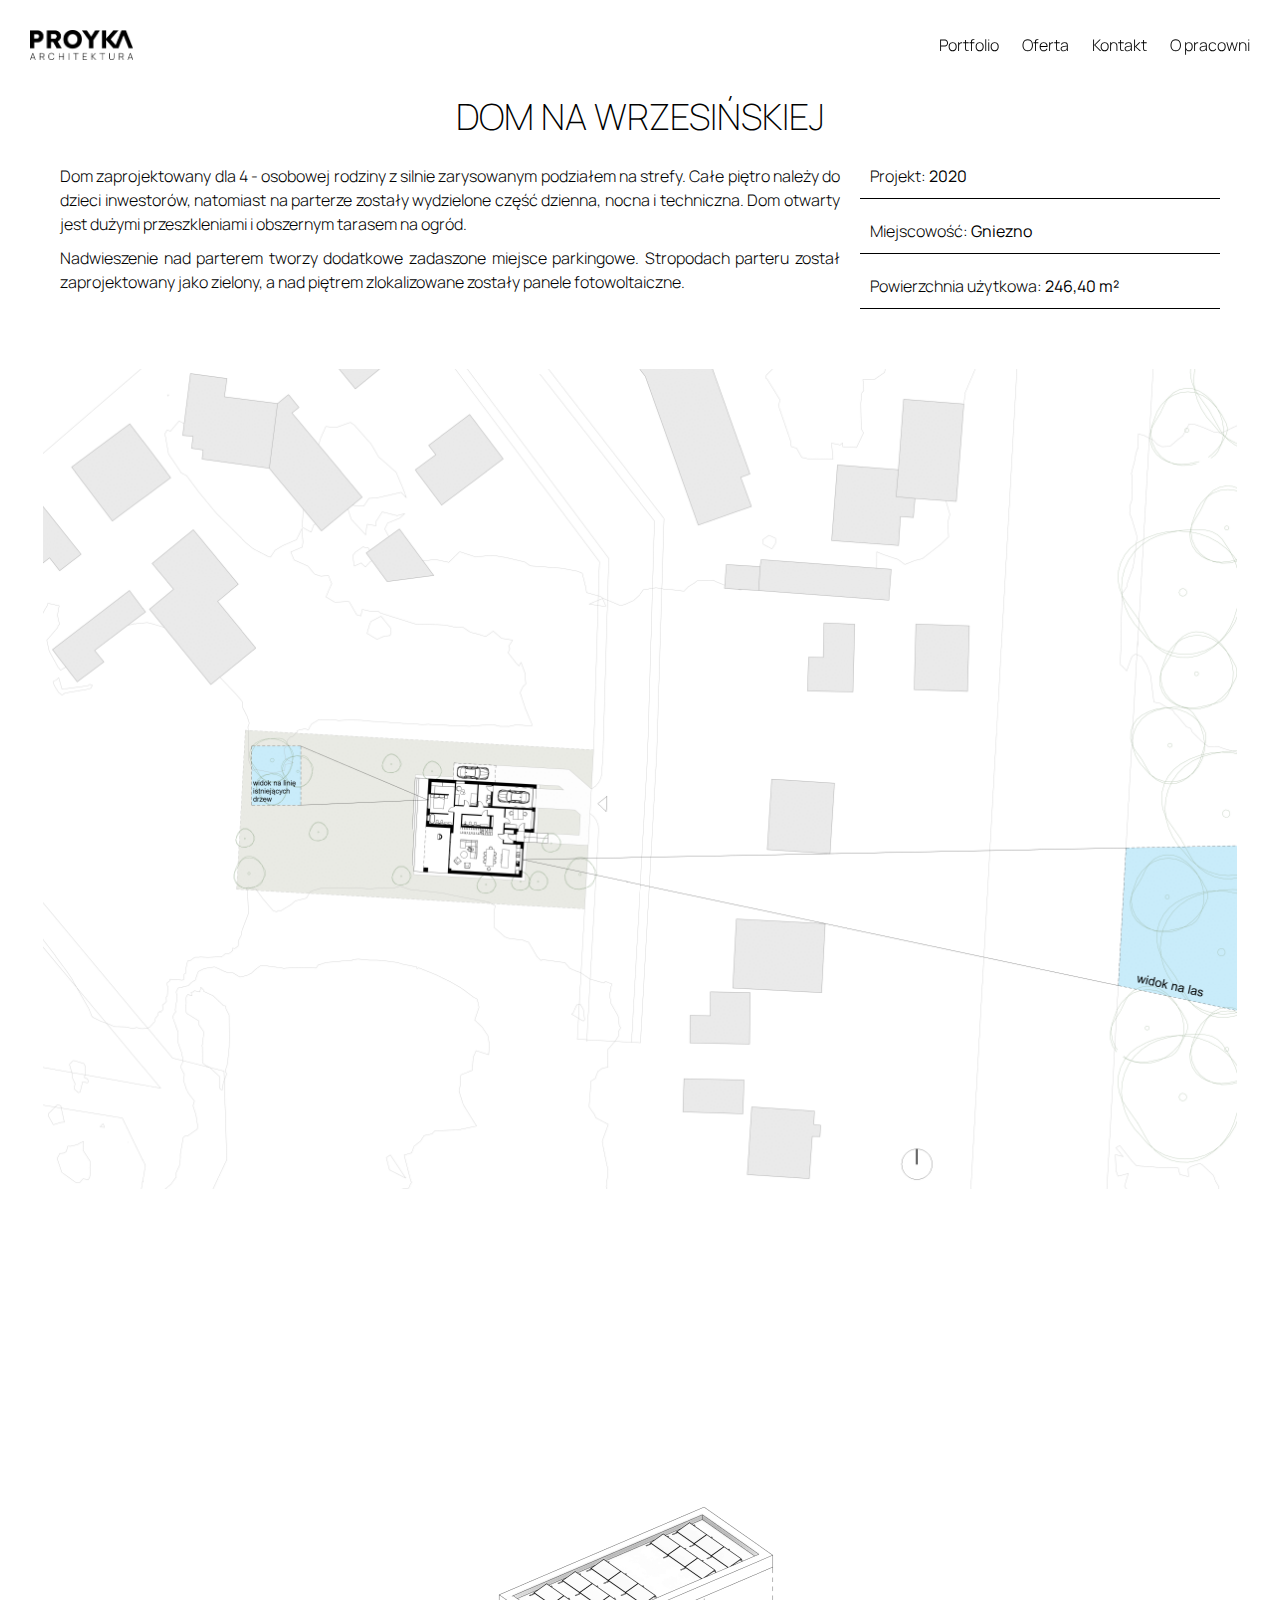
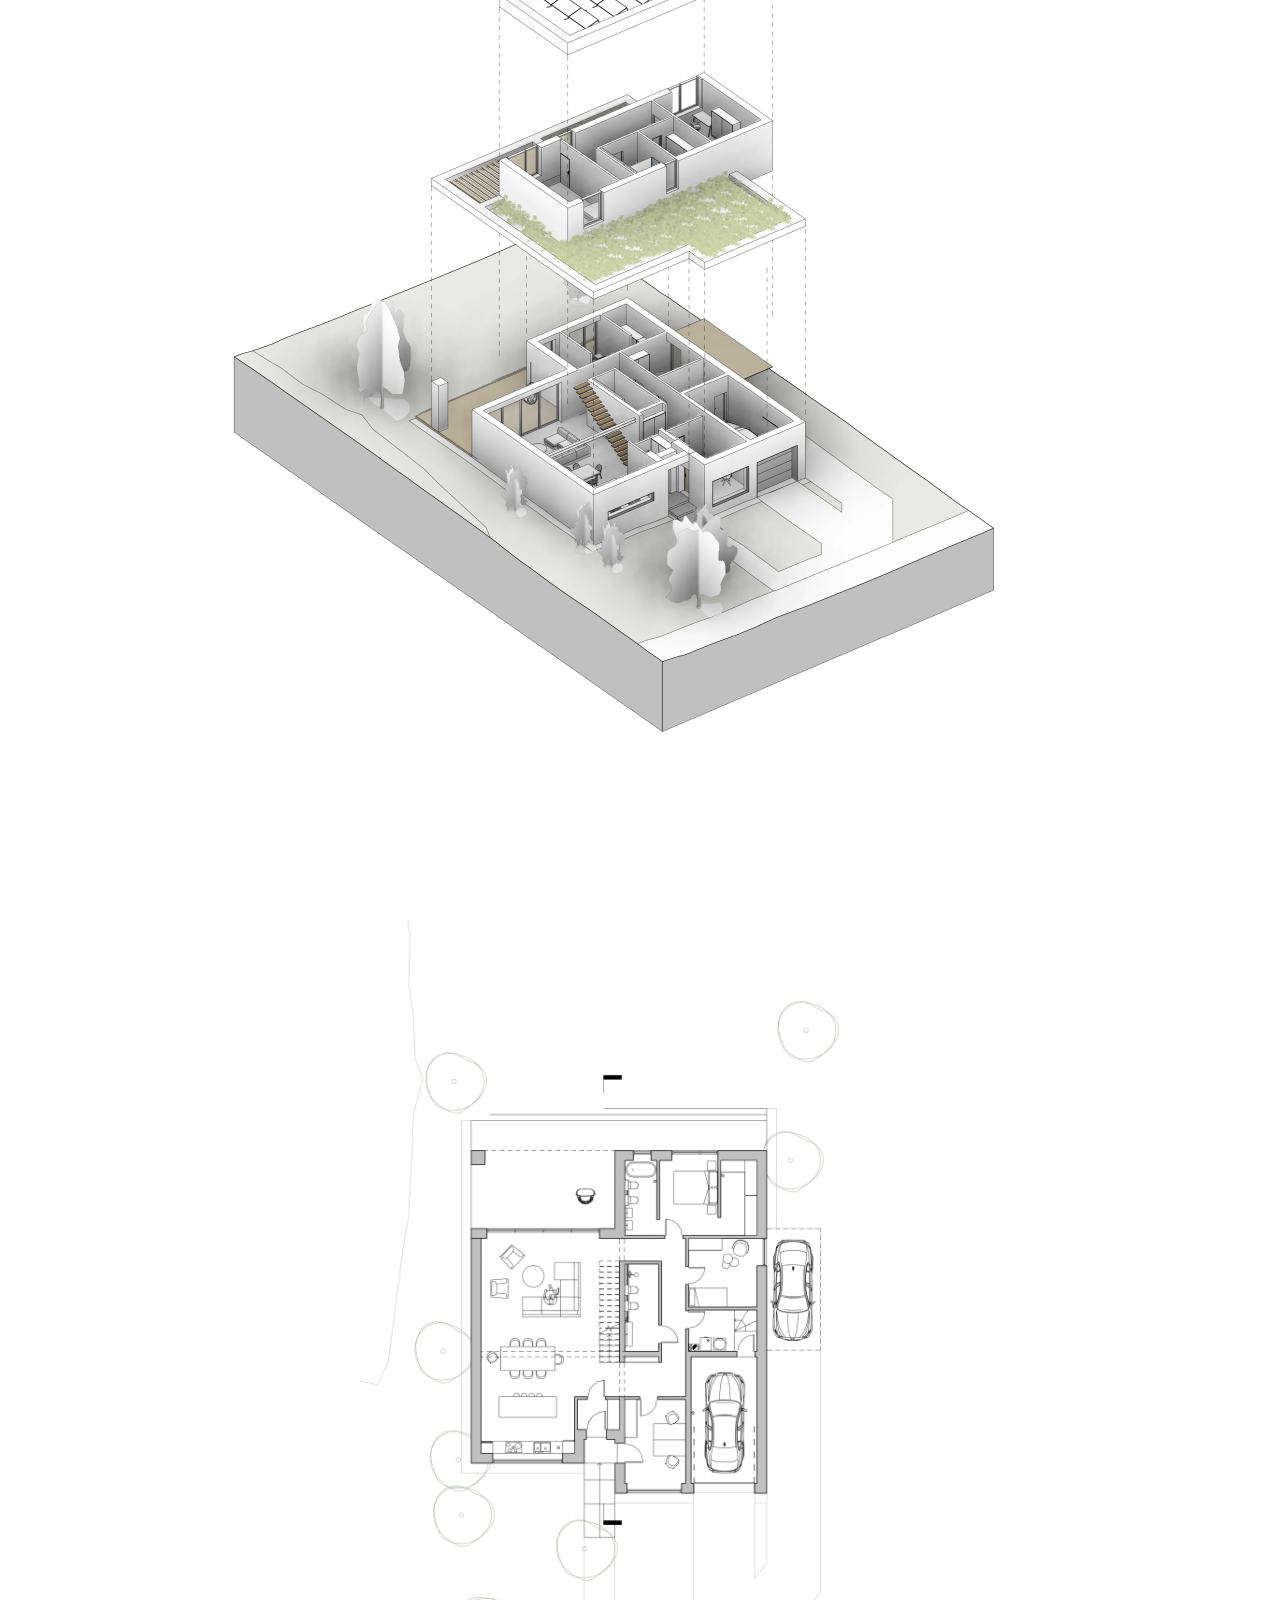
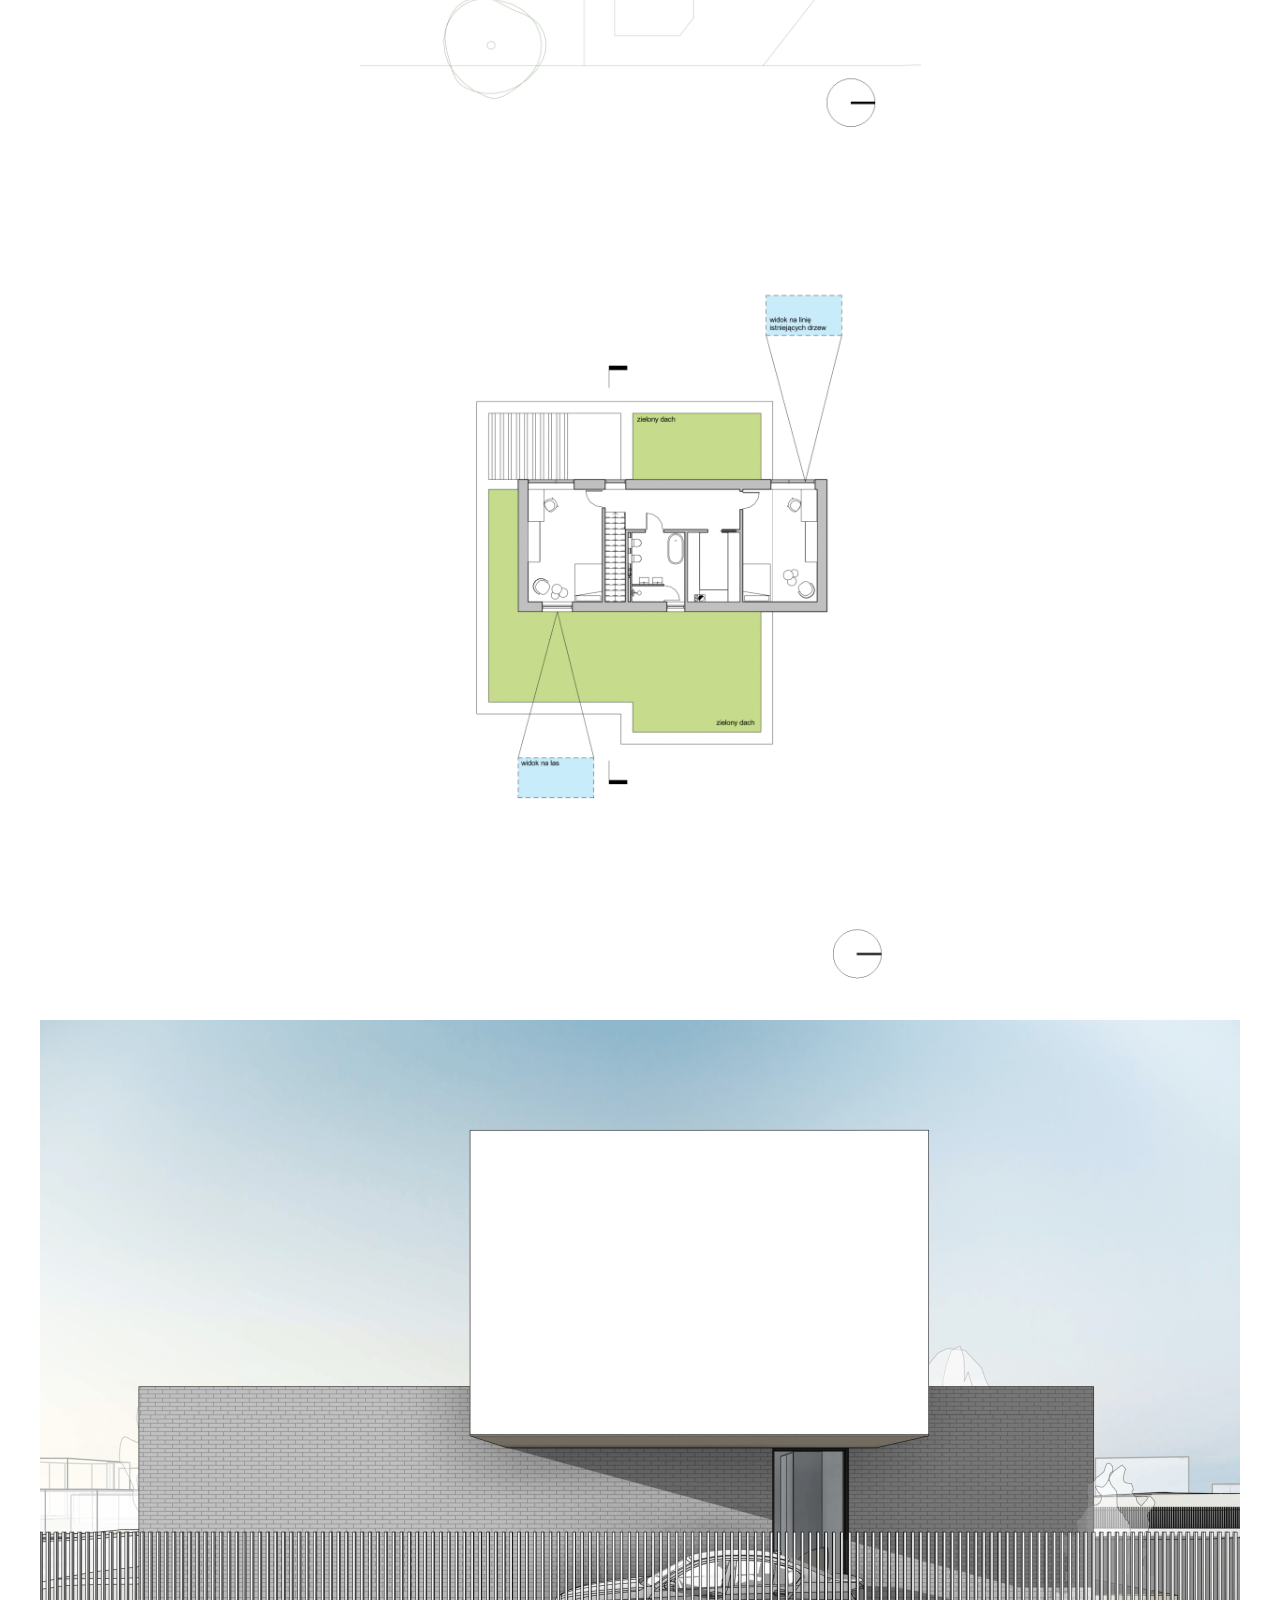
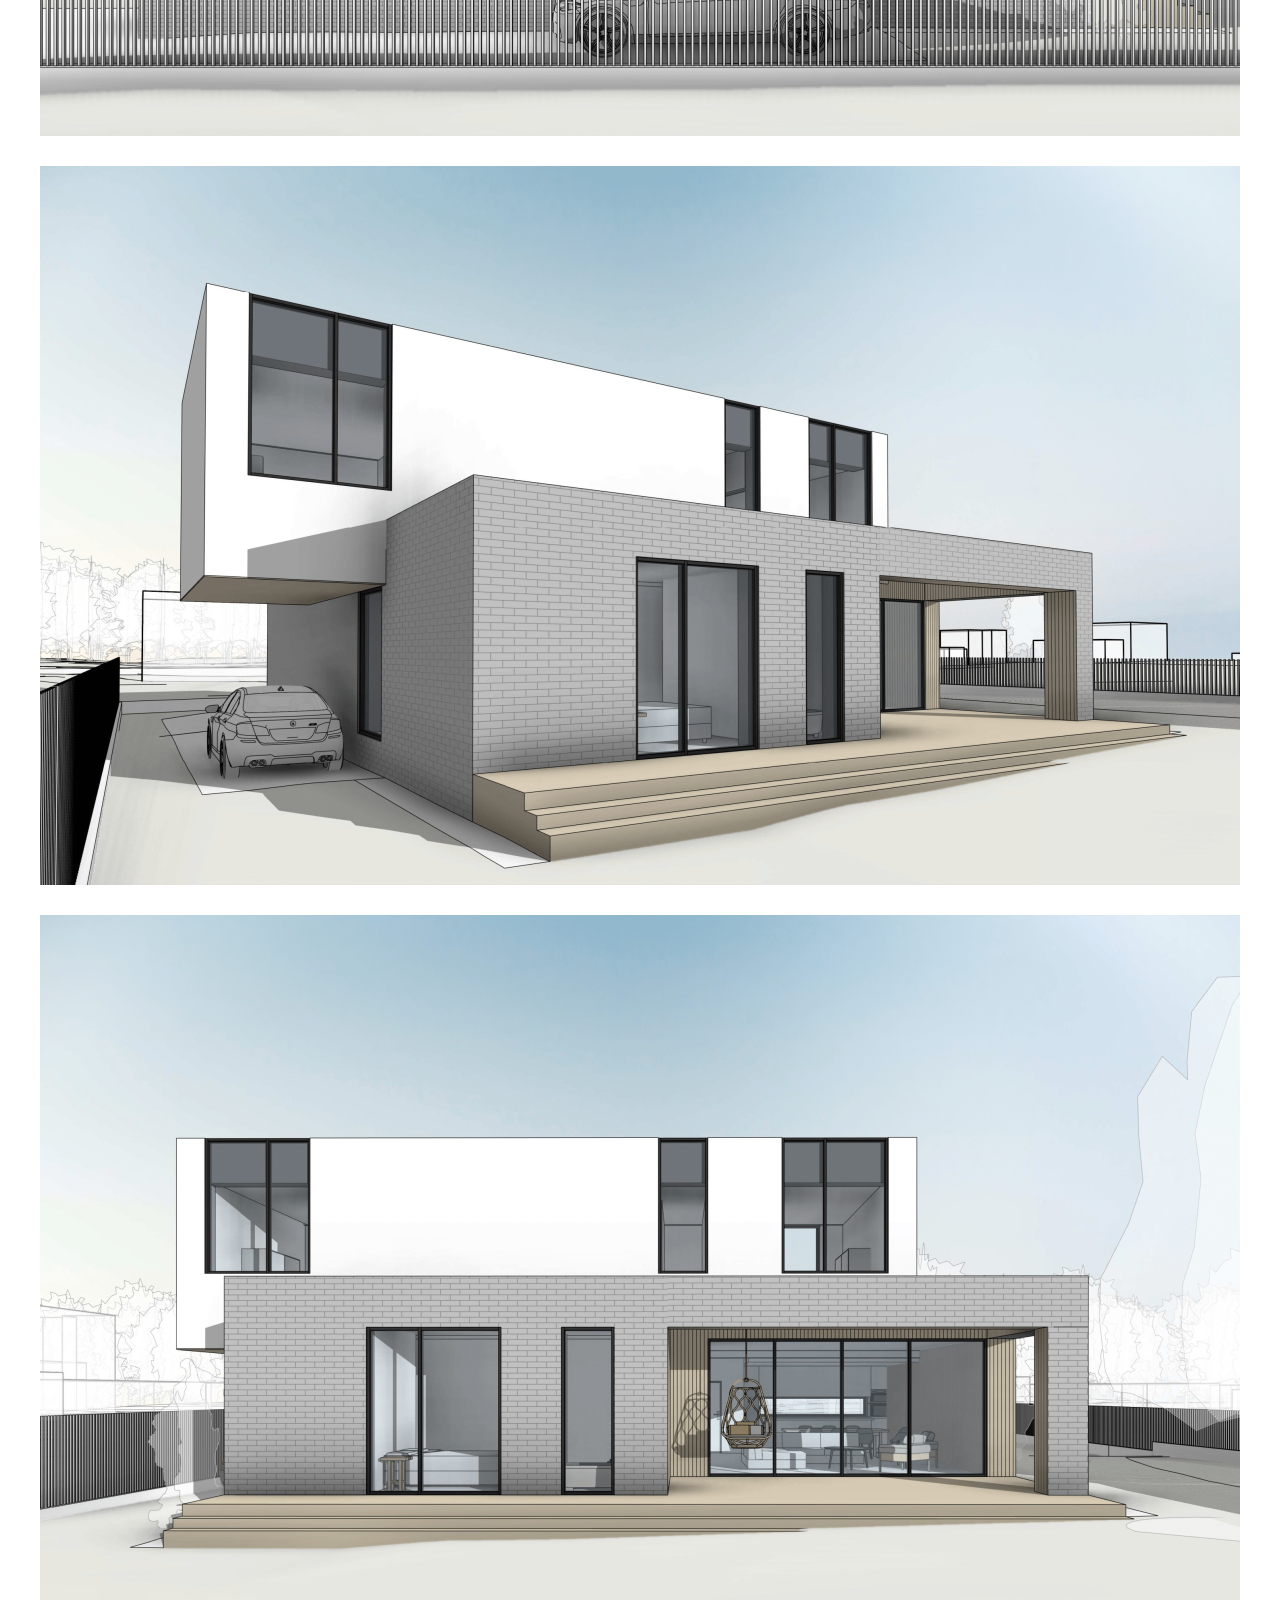
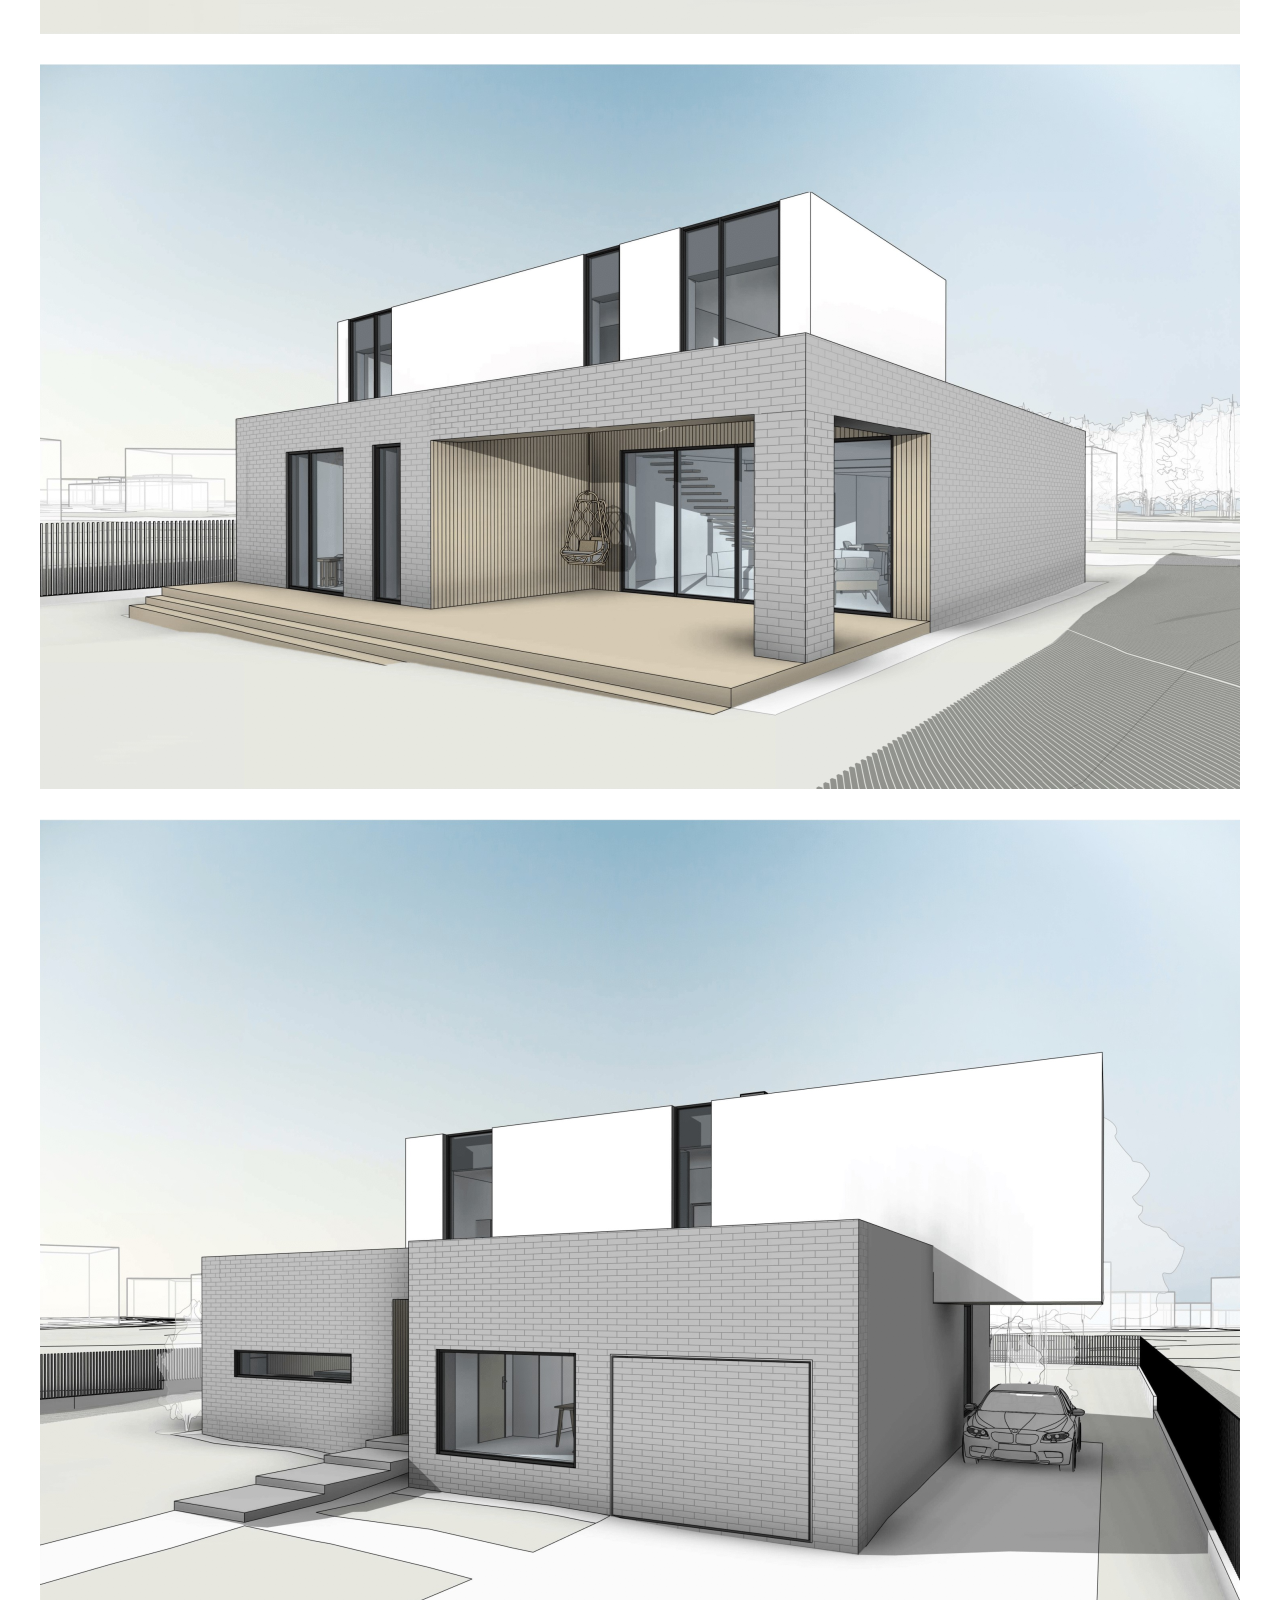
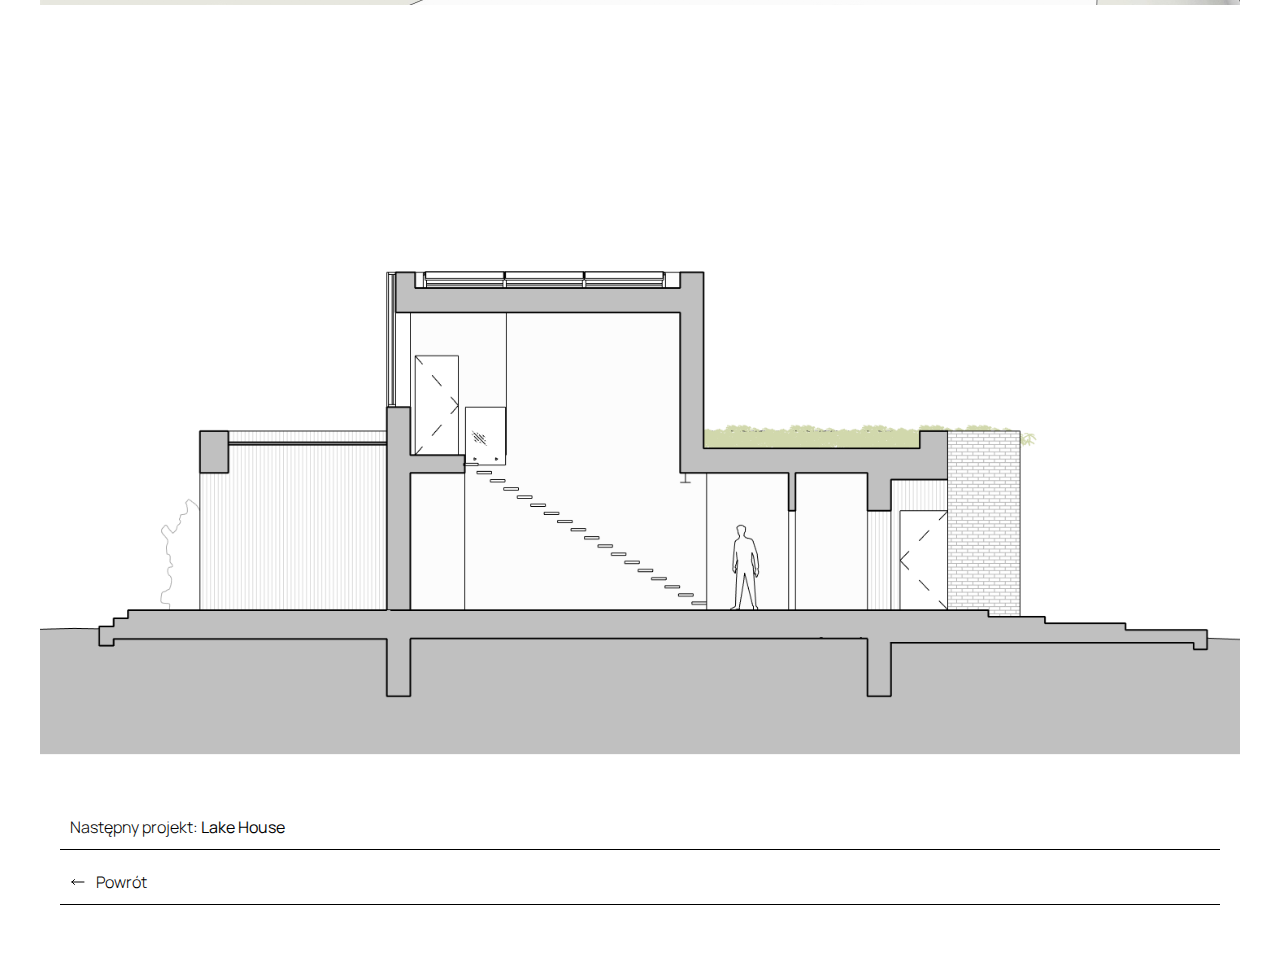
<file: wrzesinska.html>
<!DOCTYPE html>
<html lang="pl">

<head>
    <meta charset="UTF-8">
    <meta http-equiv="X-UA-Compatible" content="IE=edge">
    <meta name="viewport" content="width=device-width, initial-scale=1.0">
    <link rel="stylesheet" href="reset.css" />
    <link rel="stylesheet" href="main.css?v=1.0.8" />
    <title>Dom na Wrzesińskiej - Biuro Projektowe | Pracownia architektoniczna | Poznań, Gniezno | PROYKA</title>
    <meta name="description" content="Biuro architektoniczne PROYKA oferuje kompleksową obsługę w zakresie
    pełnobranżowych projektów m.in. budynków mieszkalnych, usługowych, wnętrz, przebudów.
    " />

    <meta property="og:url" content="https://proyka.pl" />
    <meta property="og:type" content="website" />
    <meta property="og:title" content="PROYKA - Dom na Wrzesińskiej" />
    <meta property="og:description"
        content="Biuro architektoniczne oferujące nietuzinkowe projekty dla inwestorów indywidualnych oraz komercyjnych" />
    <meta property="og:image" content="https://proyka.pl/projects/wrzesinska.png" />

    <meta property="twitter:card" content="summary_large_image" />
    <meta property="twitter:domain" content="proyka.pl" />
    <meta property="twitter:url" content="https://proyka.pl" />
    <meta property="twitter:title" content="PROYKA - Dom na Wrzesińskiej" />
    <meta property="twitter:description"
        content="Biuro architektoniczne oferujące nietuzinkowe projekty dla inwestorów indywidualnych oraz komercyjnych" />
    <meta property="twitter:image" content="https://proyka.pl/projects/wrzesinska.png" />
    <script defer data-domain="proyka.pl" src="https://plausible.io/js/script.js"></script>
    <link rel="icon" type="image/png" href="favicon.png">
</head>

<body>
    <nav>
        <a href="index.html">
            <img src="logo-new-1x.png" srcset="logo-new-1x.png 1x, logo-new-2x.png 2x" alt="PROYKA" />
        </a>
        <div class="grow"></div>
        <ul>
            <li>
                <a href="index.html#portfolio">Portfolio</a>
                <a href="index.html#offer">Oferta</a>
                <a href="index.html#contact">Kontakt</a>
                <a href="index.html#about">O pracowni</a>
            </li>
        </ul>
    </nav>
    <div id="wrapper">
        <div class="section">
            <h3>Dom na Wrzesińskiej</h3>
            <div class="flex gap">
                <div class="grow description">
                    <p>
                        Dom zaprojektowany dla 4 - osobowej rodziny z silnie zarysowanym podziałem na strefy. Całe
                        piętro należy do dzieci inwestorów, natomiast na parterze zostały wydzielone część dzienna,
                        nocna i techniczna. Dom otwarty jest dużymi przeszkleniami i obszernym tarasem na ogród.
                    </p>
                    <p>
                        Nadwieszenie nad parterem tworzy dodatkowe zadaszone miejsce parkingowe.
                        Stropodach parteru został zaprojektowany jako zielony, a nad piętrem zlokalizowane zostały
                        panele fotowoltaiczne.
                    </p>
                </div>
                <div style="min-width: 360px;">
                    <ul>
                        <li>Projekt:&nbsp;<strong>2020</strong></li>
                        <li>Miejscowość:&nbsp;<strong>Gniezno</strong></li>
                        <li>Powierzchnia użytkowa:&nbsp;<strong>246,40 m²</strong></li>
                    </ul>
                </div>
            </div>

        </div>
        <div id="project">
            <img src="projects/wrzesinska/01.png" loading="lazy" class="project-max-h" />
            <img src="projects/wrzesinska/02.png" loading="lazy" />
            <img src="projects/wrzesinska/03.png" loading="lazy" class="project-max-h" />
            <img src="projects/wrzesinska/04.png" loading="lazy" class="project-max-h" />
            <img src="projects/wrzesinska/05.png" loading="lazy" />
            <img src="projects/wrzesinska/06.png" loading="lazy" />
            <img src="projects/wrzesinska/07.png" loading="lazy" />
            <img src="projects/wrzesinska/08.png" loading="lazy" />
            <img src="projects/wrzesinska/09.png" loading="lazy" />
            <img src="projects/wrzesinska/10.png" loading="lazy" />
        </div>
        <div class="section">
            <ul>
                <li>
                    <a href="lake.html">
                        Następny projekt:&nbsp;<strong>Lake House</strong>
                    </a>
                </li>
                <li>
                    <a href="index.html">
                        <svg xmlns="http://www.w3.org/2000/svg" fill="none" viewBox="0 0 24 24" stroke-width="1.5"
                            stroke="currentColor" style="width: 16px; height: 16px;">
                            <path stroke-linecap="round" stroke-linejoin="round"
                                d="M6.75 15.75L3 12m0 0l3.75-3.75M3 12h18" />
                        </svg>

                        Powrót
                    </a>
                </li>
            </ul>
        </div>
    </div>
</body>

</html>
</file>
<file: main.css>
@import url('https://fonts.googleapis.com/css2?family=Manrope:wght@200;300;400;500&display=swap');

html {
    scroll-behavior: smooth;
}

body {
    font-family: Manrope;
    font-weight: 300;
    overflow: visible;
}

#wrapper {
    max-width: 1200px;
    margin: 20px auto;
    margin-top: 70px;
}

#wrapper>blockquote {
    padding: 50px 10px 10px;
    text-align: center;
    font-weight: 200;
    font-size: 24px;
    font-style: italic;
}

#wrapper>blockquote span {
    quotes: "”";
    position: relative;
    display: inline-block;
}

#wrapper>blockquote span::before {
    content: open-quote;
    font-size: 50px;
    opacity: 0.1;
    position: absolute;
    top: -5px;
    left: -20px;
    line-height: 24px;
    font-style: normal;
}

nav {
    display: flex;
    align-items: center;
    background-color: rgba(255, 255, 255, 0.7);
    position: fixed;
    z-index: 10;
    left: 0;
    top: 0;
    padding: 30px 30px;
    width: 100%;
    backdrop-filter: blur(5px);
    -webkit-backdrop-filter: blur(5px);
}

nav img {
    height: 30px;
    width: auto;
}

nav ul {
    list-style-type: none;
    padding: 0;
    margin: 0;
}

nav ul li a {
    color: black;
    text-decoration: none;
    margin-left: 20px;
}

.flex {
    display: flex;
}

.grow {
    flex-grow: 1;
}

#portfolio {
    margin-bottom: 30px;
    padding-top: 30px;
}

#portfolio img {
    width: 100%;
}

.portfolio-row {
    display: flex;
}

.portfolio-item {
    position: relative;
    margin: 10px;
}

.overlay {
    position: absolute;
    top: 0;
    left: 0;
    width: 100%;
    height: 100%;
    display: flex;
    align-items: center;
    justify-content: center;
    background-color: black;
    opacity: 0;
    transition: .5s ease;
}

.overlay .text {
    color: white;
    font-size: 24px;
    font-weight: 300;
}

.portfolio-item:hover .overlay {
    opacity: 0.8;
}

.section {
    padding: 20px;
    margin-bottom: 30px;
}

.section h2 {
    font-weight: 300;
    margin-bottom: 10px;
}

.section h3 {
    font-size: 36px;
    font-weight: 200;
    text-transform: uppercase;
    margin-bottom: 10px;
    padding: 0 10px;
    text-align: center;
}

.section li strong {
    font-weight: 400;
}

.section ul {
    list-style-type: none;
    padding: 0;
    margin: 0;
}

.section ul li {
    padding: 10px;
    border-bottom: 1px solid black;
    margin-bottom: 10px;
}

.section.lg ul li {
    font-size: 22px;
    font-weight: 200;
}

.section a {
    color: black;
    text-decoration: none;
    display: flex;
    align-items: center;
}

.section a svg {
    margin-right: 10px;
}

#project {}

#project img {
    margin: auto;
    margin-bottom: 30px;
    width: 100%;
    /* max-width: 100%;
    max-height: calc(100vh - 80px); */
    height: auto;
}

.project-max-h {
    width: unset !important;
    max-width: 100%;
    height: auto;
    max-height: calc(100vh - 80px);
}

#profile-img {
    max-width: 287px;
    height: auto;
    padding: 10px;
    margin-top: 100px;
}

#about p {
    margin-bottom: 15px;
    padding: 5px;
    max-width: 60rem;
}

#about h2 {
    border-bottom: 1px solid black;
    padding-bottom: 10px;
    margin-bottom: 20px;
}

@media (max-width: 800px) {
    #wrapper {
        margin-top: 0;
    }

    #wrapper>blockquote {
        padding: 20px 10px 0px;
        font-size: 20px;
    }

    nav {
        display: block;
        text-align: center;
        padding: 20px;
        position: relative;
    }

    nav img {
        margin: 10px auto;
    }

    nav ul li a {
        margin: 0 10px;
    }

    #portfolio {
        margin-top: 20px;
    }

    .portfolio-row {
        display: block;
    }

    .flex {
        display: block;
    }

    #profile-img {
        margin: 10px auto;
        width: 100%;
    }
}

.gap {
    gap: 20px;
}

.description {
    padding: 10px 0;
    text-align: justify;
}

.description p {
    margin-bottom: 10px;
}

.description ul {
    list-style-type: none;
}

.description ul li {
    padding: 0px;
    border-bottom: none;
    margin-bottom: 5px;
}

.description ul li::before {
    content: "-";
    margin-right: 10px;
}

h4 {
    font-size: 18px;
    padding-left: 5px;
}

h5 {
    font-size: 16px;
    margin-bottom: 0px;
    padding-bottom: 0;
    padding-left: 5px;
}

p {
    max-width: 100%;
}
</file>
